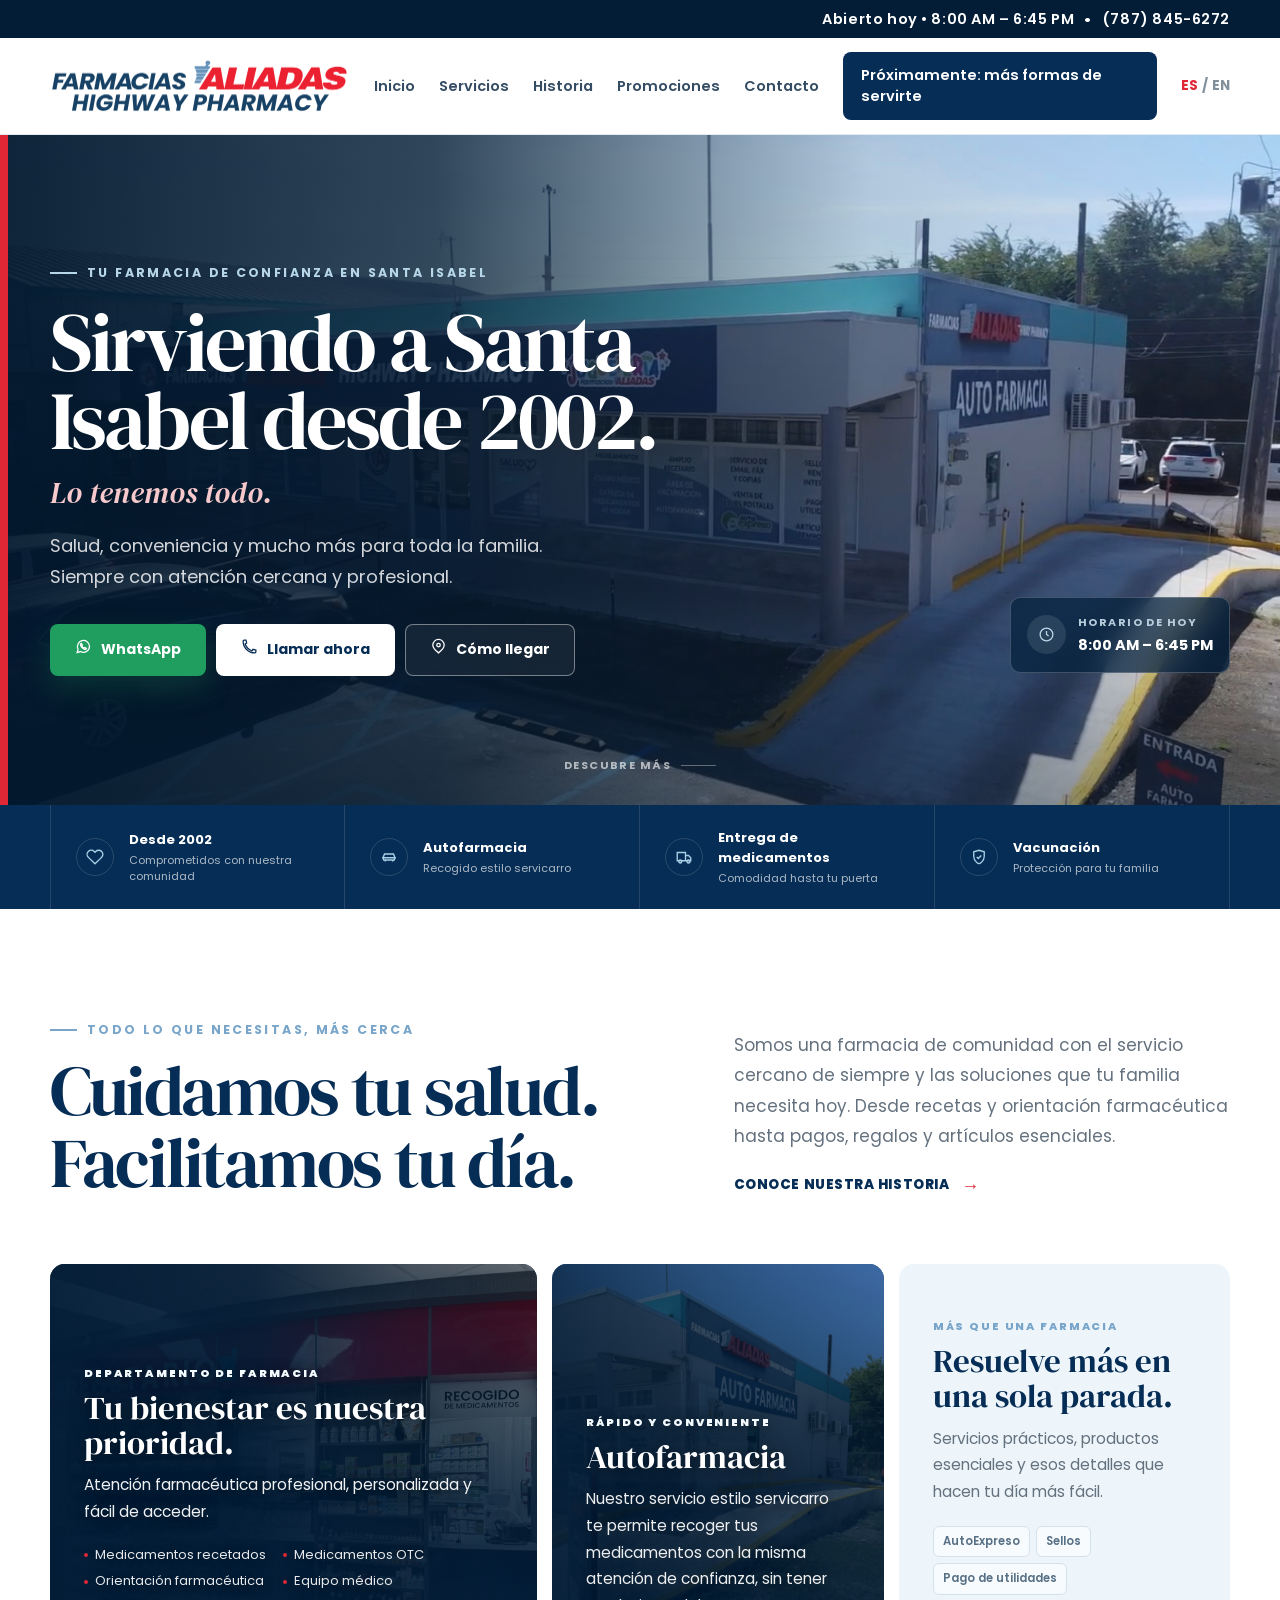
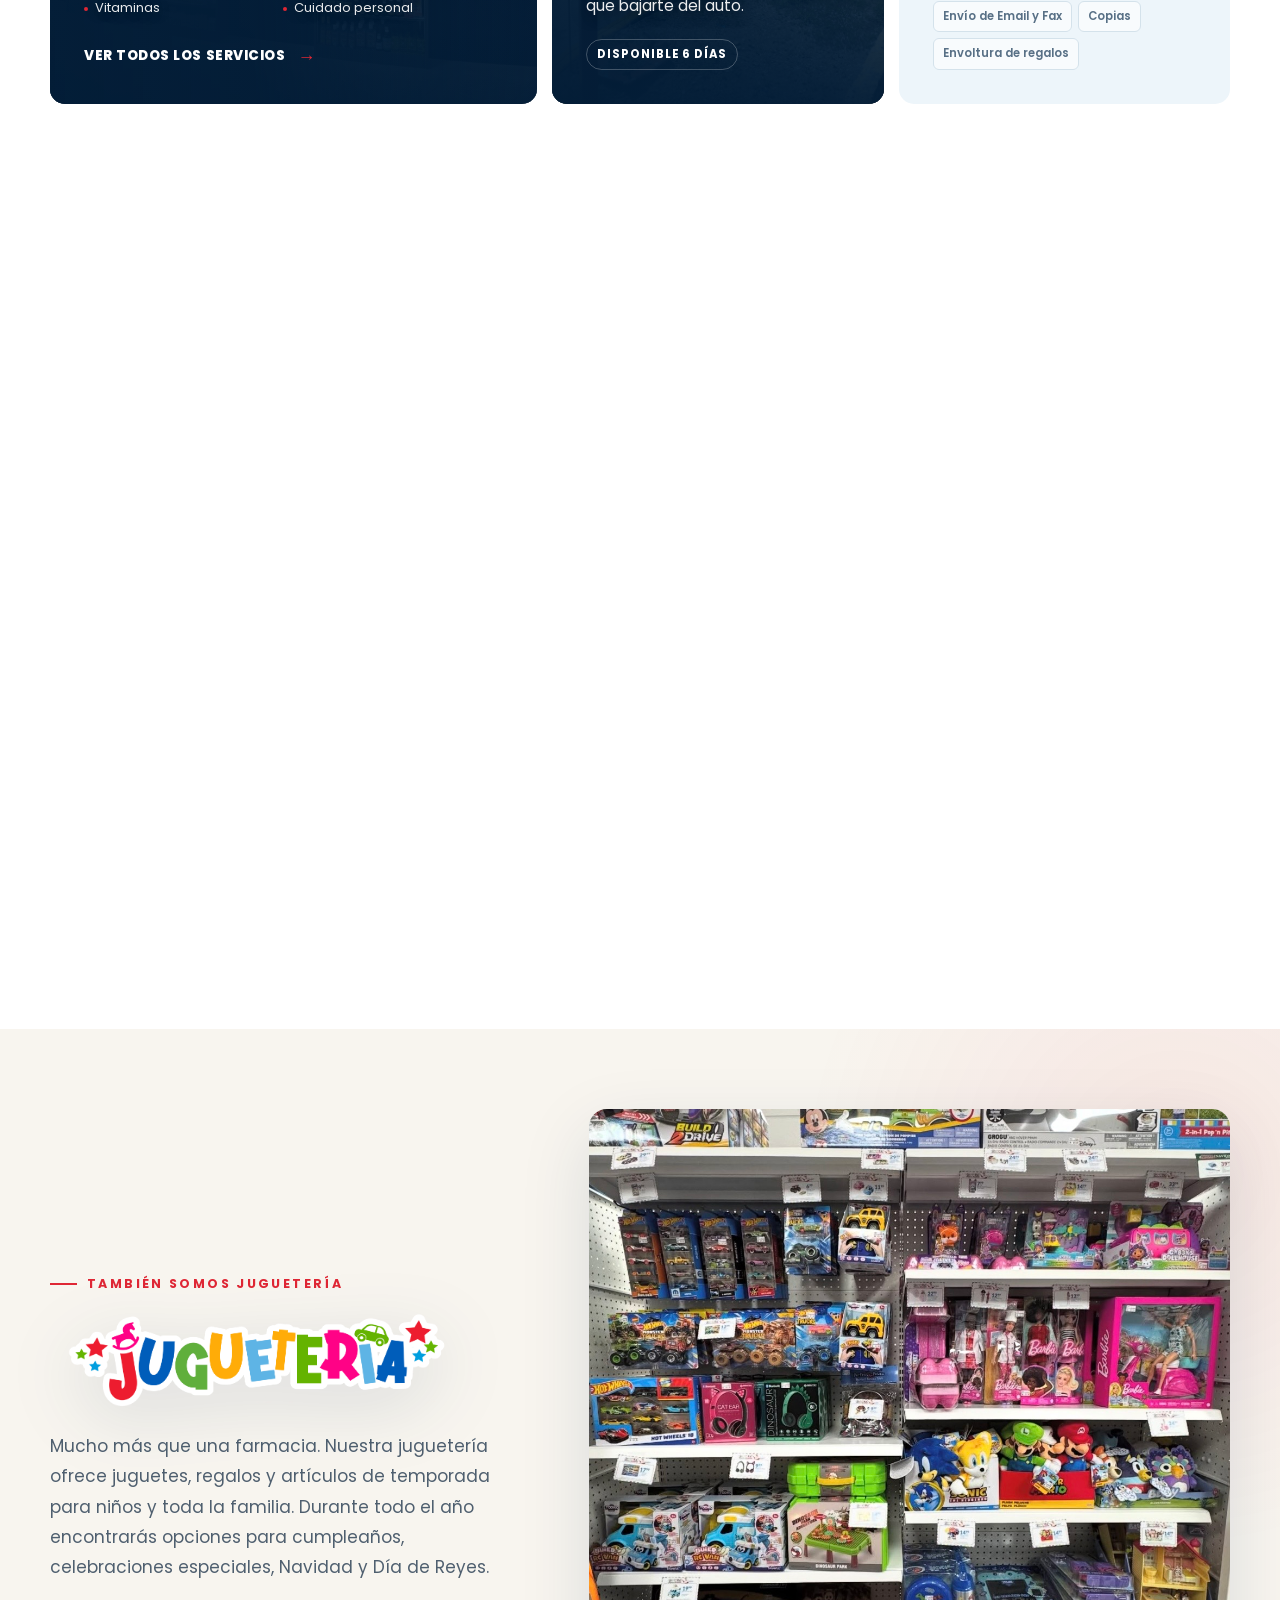
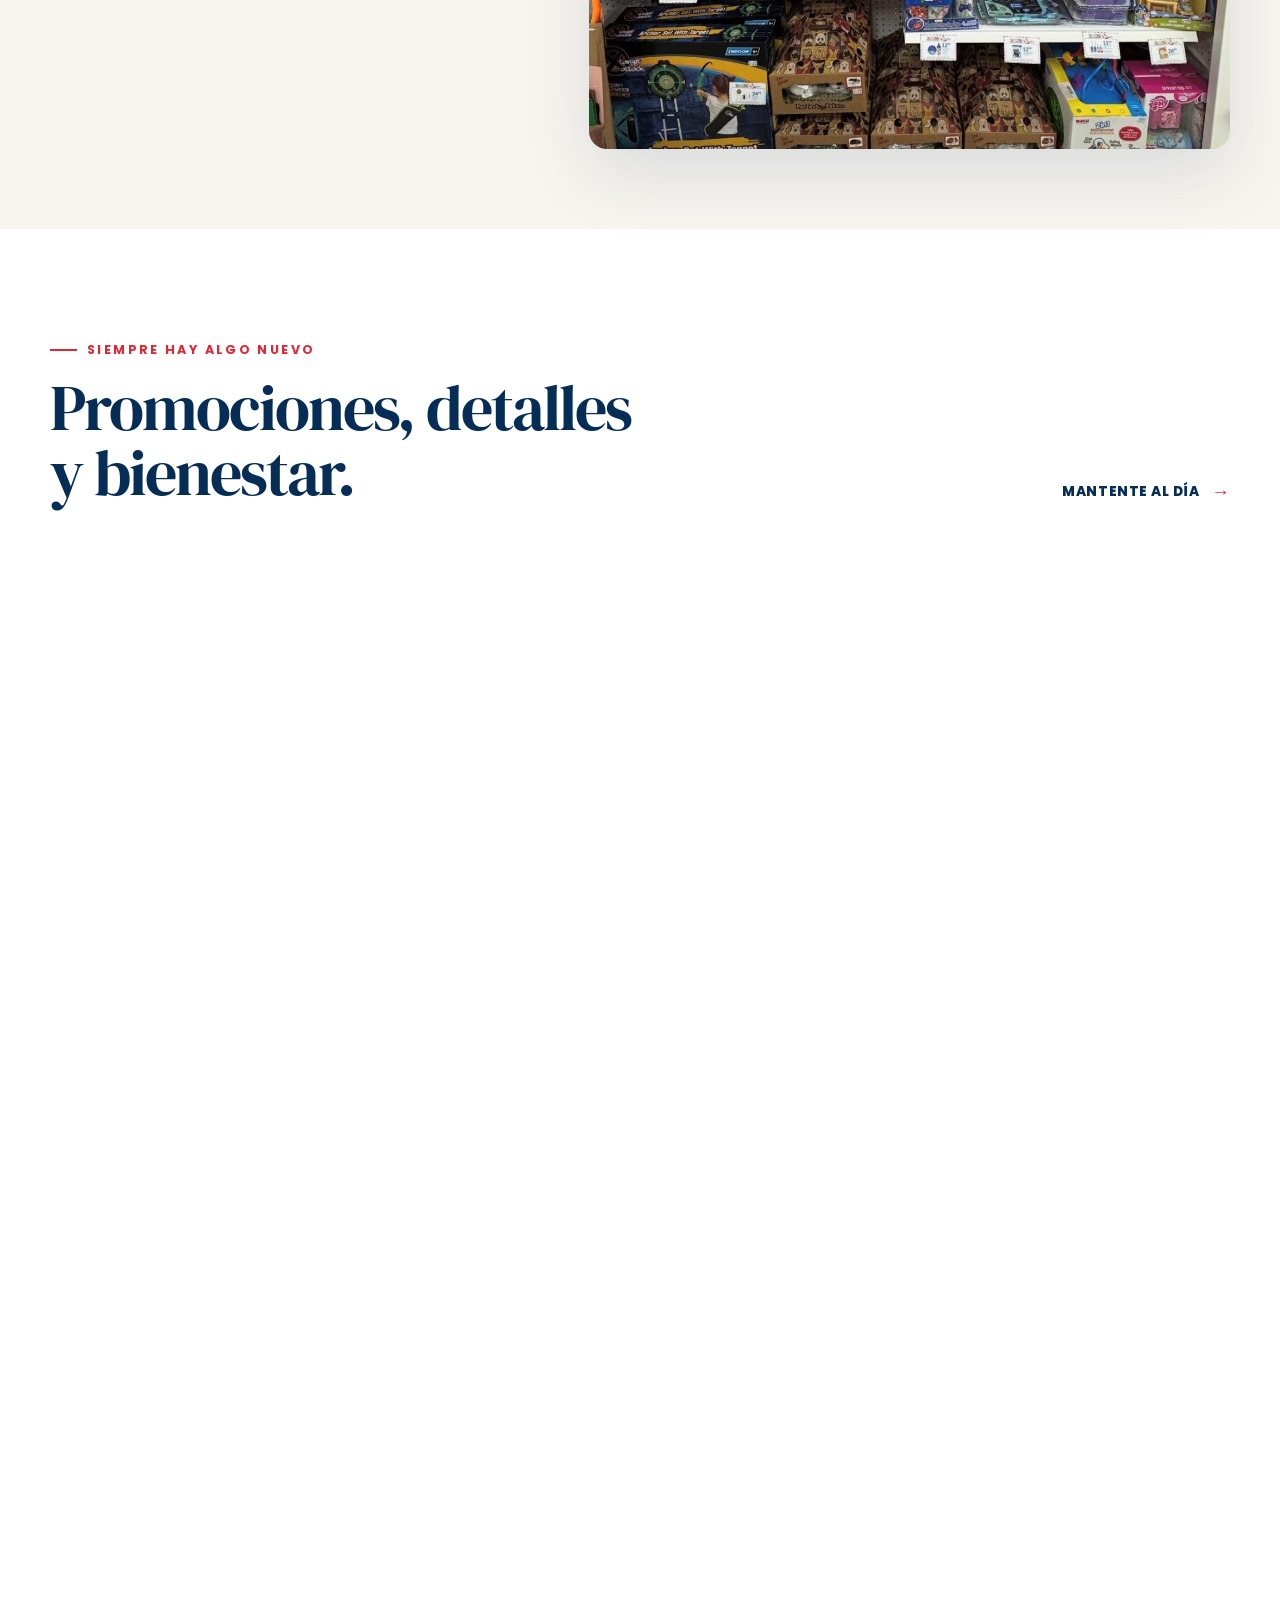
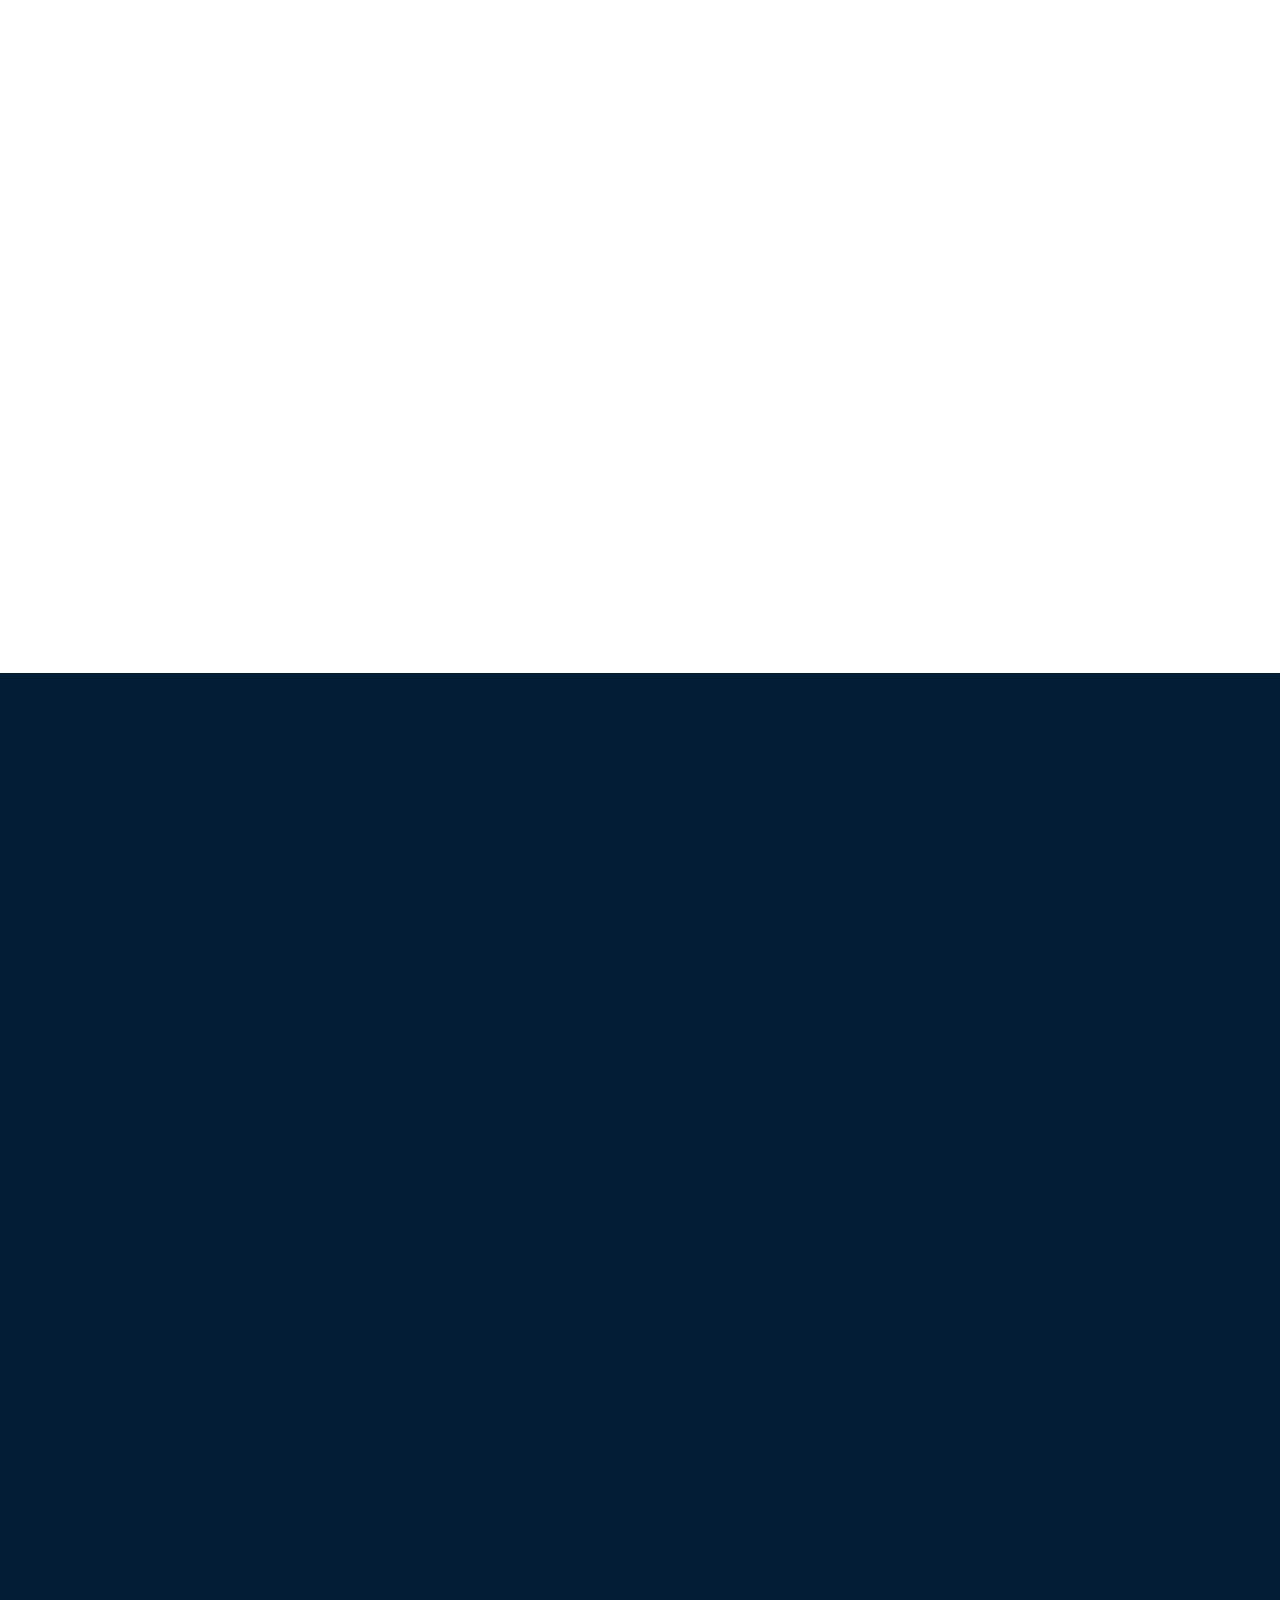
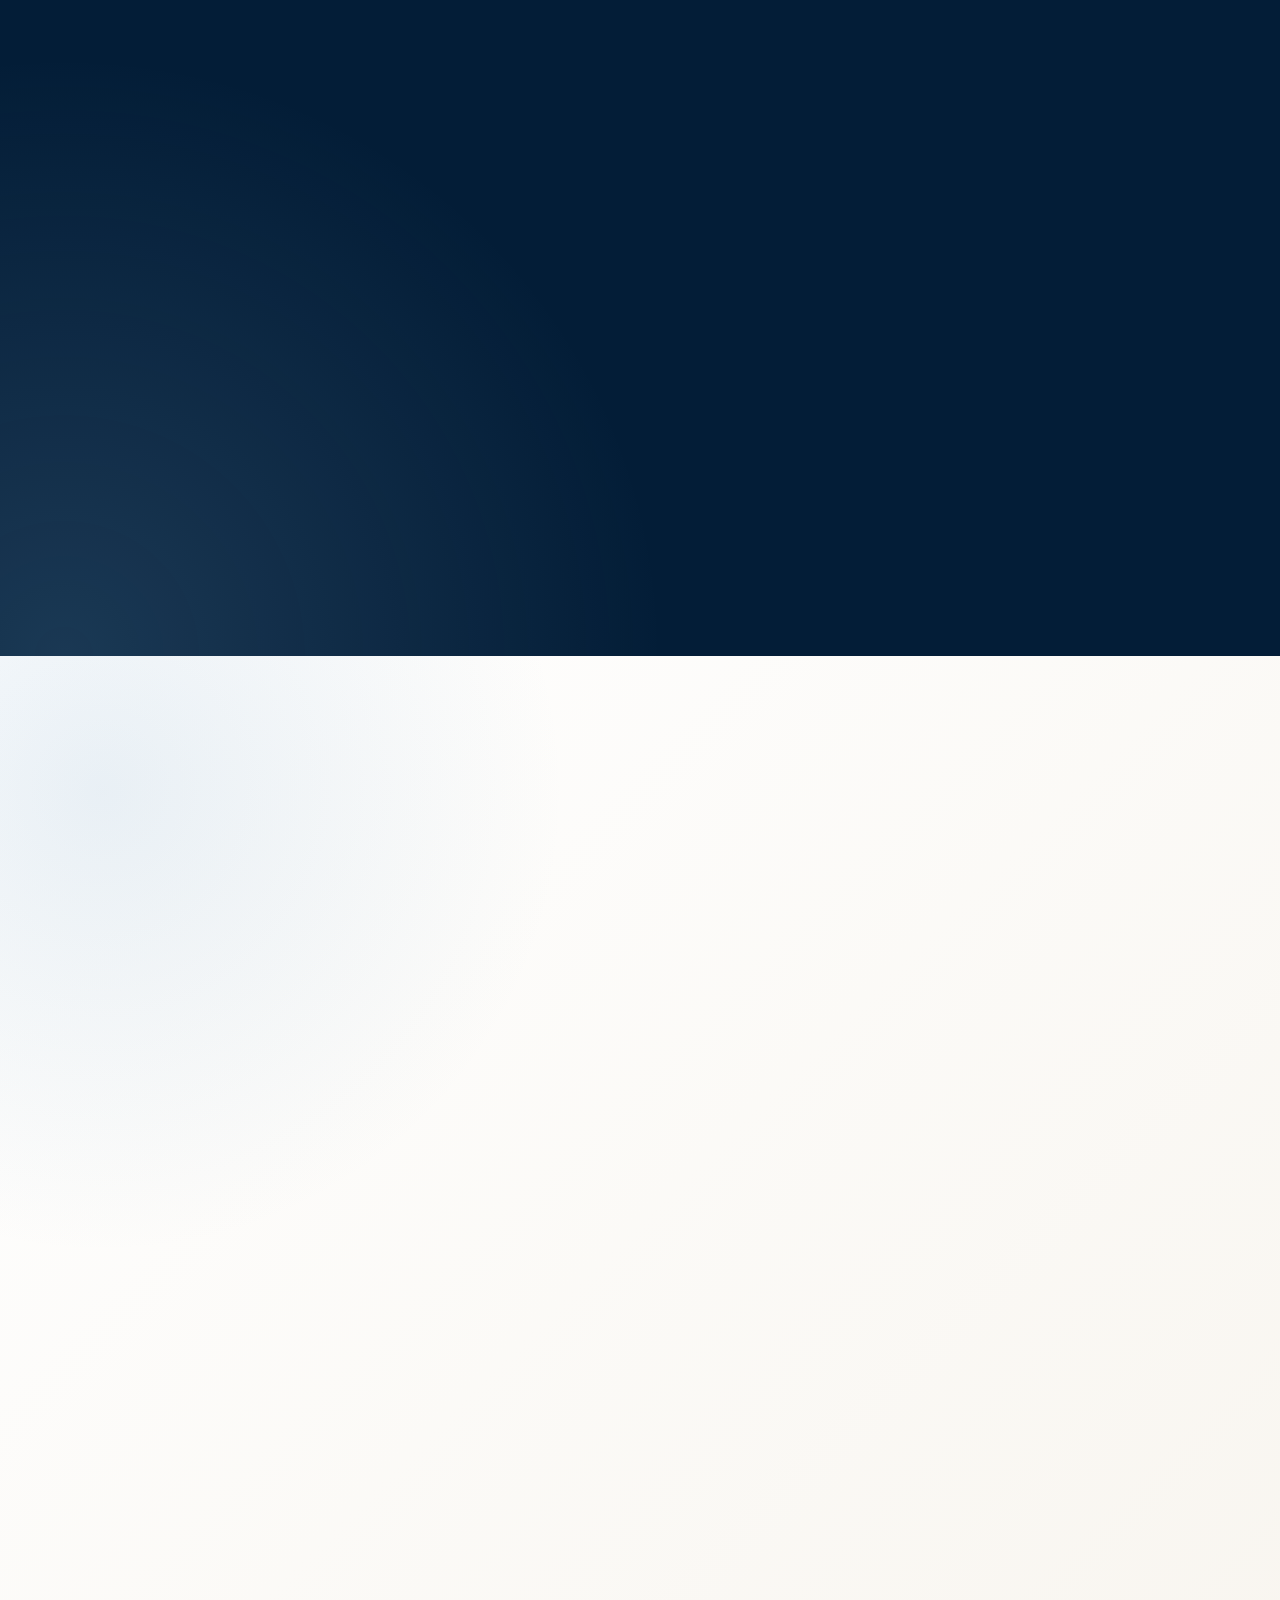
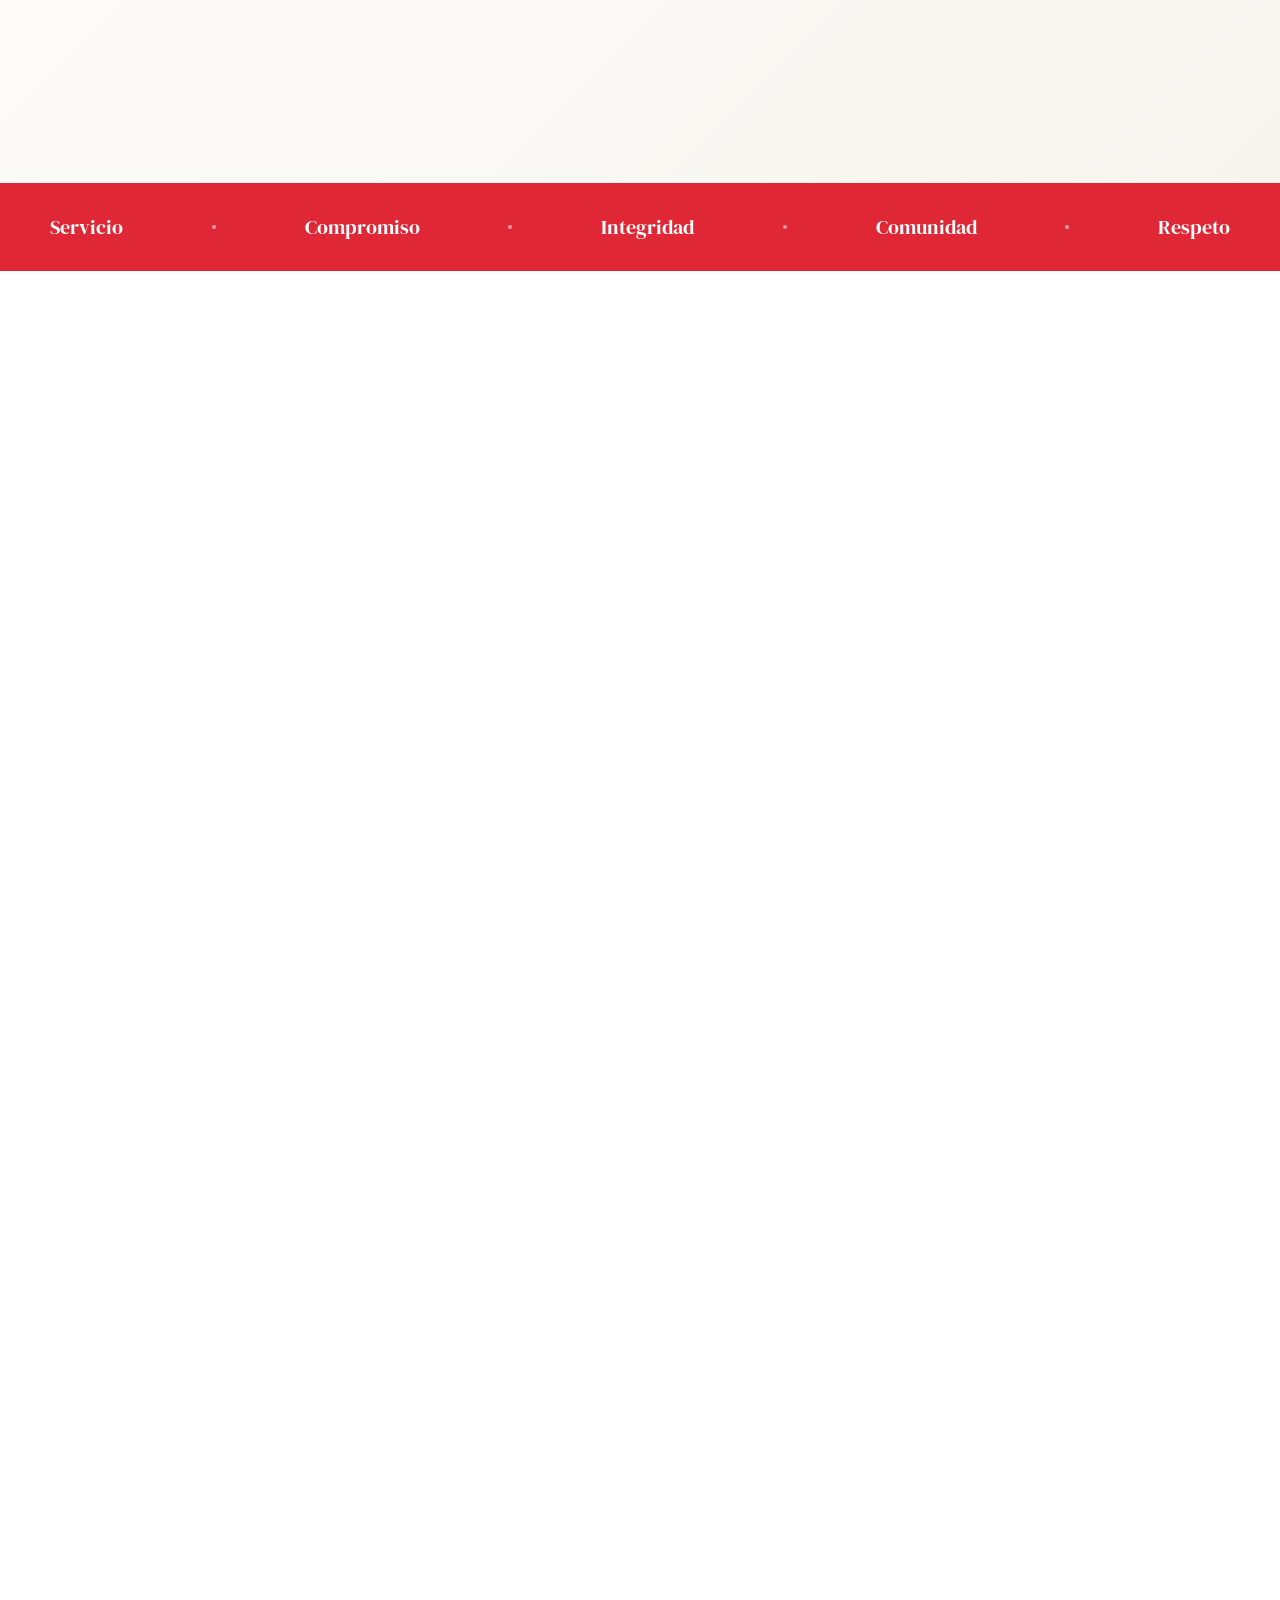
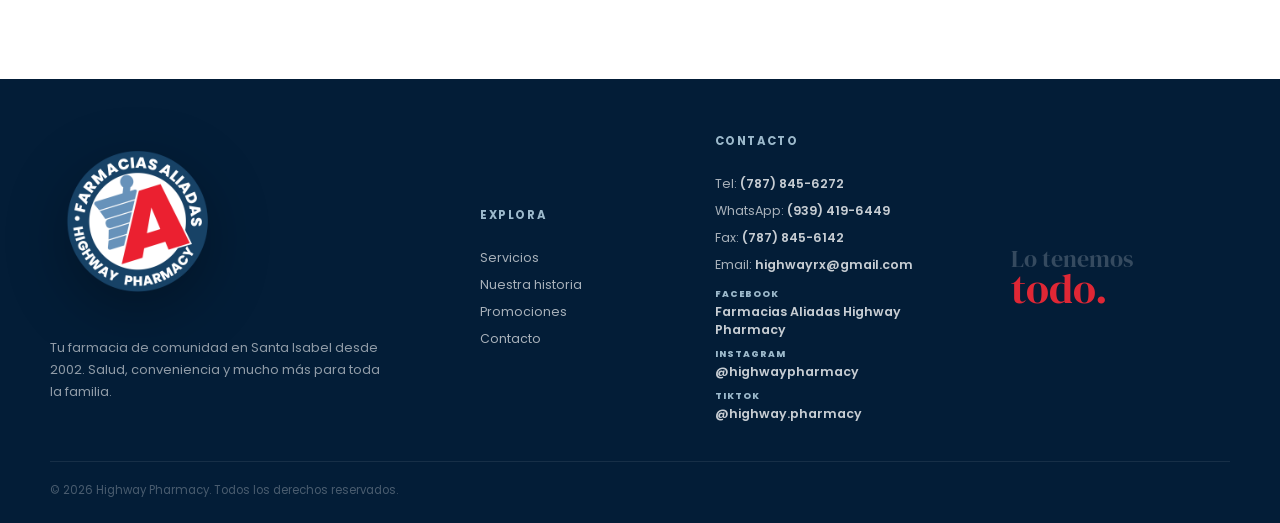
<file: index.html>
<!doctype html>
<html lang="es">
  <head>
    <meta charset="UTF-8" />
    <meta name="viewport" content="width=device-width, initial-scale=1.0" />
    <meta name="theme-color" content="#062d55" />
    <meta
      name="description"
      content="Farmacias Aliadas Highway Pharmacy en Santa Isabel. Servicios de farmacia, autofarmacia, vacunación, entrega de medicamentos y mucho más."
    />
    <meta property="og:type" content="website" />
    <meta property="og:site_name" content="Highway Pharmacy" />
    <meta property="og:title" content="Highway Pharmacy | Farmacia en Santa Isabel" />
    <meta property="og:description" content="Salud, conveniencia y mucho más para toda la familia." />
    <meta property="og:locale" content="es_PR" />
    <meta property="og:locale:alternate" content="en_US" />
    <meta property="og:url" content="https://highwaypharmacypr.com/es/" />
    <meta property="og:image" content="https://highwaypharmacypr.com/assets/icono-highway.png" />
    <link rel="icon" type="image/png" href="/assets/icono-highway.png" />
    <link rel="apple-touch-icon" href="/assets/icono-highway.png" />
    <link rel="canonical" href="https://highwaypharmacypr.com/es/" />
    <link rel="alternate" hreflang="es" href="https://highwaypharmacypr.com/es/" />
    <link rel="alternate" hreflang="en" href="https://highwaypharmacypr.com/en/" />
    <link rel="alternate" hreflang="x-default" href="https://highwaypharmacypr.com/es/" />
    <link rel="preconnect" href="https://fonts.googleapis.com" />
    <link rel="preconnect" href="https://fonts.gstatic.com" crossorigin />
    <link
      href="https://fonts.googleapis.com/css2?family=DM+Serif+Display&family=Poppins:wght@400;500;600;700;800&display=swap"
      rel="stylesheet"
    />
    <link rel="stylesheet" href="/styles.css?v=20260714-2" />
    <link rel="stylesheet" href="/shopper-overrides-20260714.css?v=3" />
    <title>Highway Pharmacy | Farmacia en Santa Isabel</title>
    <script type="application/ld+json">
      {
        "@context": "https://schema.org",
        "@type": ["Pharmacy", "LocalBusiness"],
        "name": "Farmacias Aliadas Highway Pharmacy",
        "url": "https://highwaypharmacypr.com",
        "telephone": "+1-787-845-6272",
        "faxNumber": "+1-787-845-6142",
        "email": "highwayrx@gmail.com",
        "image": "https://highwaypharmacypr.com/assets/hero-exterior.jpg",
        "contactPoint": [
          {
            "@type": "ContactPoint",
            "telephone": "+1-787-845-6272",
            "contactType": "pharmacy"
          },
          {
            "@type": "ContactPoint",
            "telephone": "+1-939-419-6449",
            "contactType": "WhatsApp Business",
            "url": "https://wa.me/19394196449"
          }
        ],
        "address": {
          "@type": "PostalAddress",
          "streetAddress": "Plaza Oasis, Carr. 153 km 6.9, Edificio B Local B3",
          "addressLocality": "Santa Isabel",
          "addressRegion": "PR",
          "postalCode": "00757",
          "addressCountry": "US"
        },
        "openingHoursSpecification": [
          {
            "@type": "OpeningHoursSpecification",
            "dayOfWeek": ["Monday", "Tuesday", "Wednesday", "Thursday", "Friday"],
            "opens": "08:00",
            "closes": "18:45"
          },
          {
            "@type": "OpeningHoursSpecification",
            "dayOfWeek": "Saturday",
            "opens": "08:00",
            "closes": "16:45"
          },
          {
            "@type": "OpeningHoursSpecification",
            "dayOfWeek": "Sunday"
          }
        ],
        "sameAs": ["https://www.tiktok.com/@highway.pharmacy"]
      }
    </script>
  </head>
  <body>
    <a class="skip-link" href="#main">Skip to content</a>
    <div class="announcement">
      <div class="shell announcement-inner">
        <span id="open-status"></span>
        <span class="announcement-dot"></span>
        <span id="announcement-message"></span>
        <a class="announcement-phone" href="tel:+17878456272"><span aria-hidden="true">•</span><span>(787) 845-6272</span></a>
      </div>
    </div>

    <header class="site-header" id="top">
      <div class="shell header-inner">
        <a class="brand" data-home-link aria-label="Highway Pharmacy home">
          <img class="brand-logo" src="/assets/logo-highway.png" alt="Farmacias Aliadas Highway Pharmacy" onerror="handleLogoError(this)" />
          <span class="brand-fallback"><strong>HIGHWAY</strong><span>PHARMACY</span></span>
        </a>

        <button class="menu-toggle" type="button" aria-expanded="false" aria-controls="site-nav" aria-label="Open menu">
          <span></span><span></span><span></span>
          <span class="sr-only">Menu</span>
        </button>

        <nav class="site-nav" id="site-nav" aria-label="Primary navigation">
          <div class="mobile-nav-head">
            <img class="mobile-nav-logo" src="/assets/logo-highway.png" alt="Farmacias Aliadas Highway Pharmacy" onerror="this.hidden = true" />
            <button class="menu-close" type="button" aria-label="Close menu">
              <span></span><span></span>
            </button>
          </div>
          <a data-nav="home"></a>
          <a data-nav="services"></a>
          <a data-nav="story"></a>
          <a data-nav="promos"></a>
          <a data-nav="contact"></a>
          <a class="nav-shop" data-nav="shop" href="#shop"></a>
          <div class="mobile-language-switch" aria-label="Language">
            <a data-lang="es">ES</a>
            <span>/</span>
            <a data-lang="en">EN</a>
          </div>
        </nav>

        <div class="header-tools">
          <div class="language-switch" aria-label="Language">
            <a data-lang="es">ES</a>
            <span>/</span>
            <a data-lang="en">EN</a>
          </div>
          <a class="header-call" href="tel:+17878456272" aria-label="Call Highway Pharmacy">
            <span data-icon="phone"></span>
          </a>
        </div>
      </div>
    </header>

    <main id="main">
      <section class="hero">
        <div class="hero-media real-photo" data-fallback-copy="imageUnavailable">
          <img
            src="/assets/hero-exterior.jpg"
            data-alt-copy="heroImageAlt"
            alt=""
            fetchpriority="high"
            onerror="handleImageError(this)"
          />
        </div>
        <div class="hero-shade"></div>
        <div class="hero-accent"></div>
        <div class="shell hero-inner">
          <div class="hero-copy reveal">
            <div class="eyebrow eyebrow-light" data-copy="heroEyebrow"></div>
            <h1 data-copy="heroTitle"></h1>
            <p class="hero-tagline">Lo tenemos todo.</p>
            <p class="hero-description" data-copy="heroDescription"></p>
            <div class="hero-actions">
              <a
                class="button button-whatsapp"
                href="https://wa.me/19394196449"
                target="_blank"
                rel="noreferrer"
              >
                <span data-icon="whatsapp"></span><span data-copy="whatsapp"></span>
              </a>
              <a class="button button-white" href="tel:+17878456272">
                <span data-icon="phone"></span><span data-copy="callNow"></span>
              </a>
              <a
                class="button button-ghost"
                href="https://www.google.com/maps/search/?api=1&query=Highway+Pharmacy+Santa+Isabel+PR"
                target="_blank"
                rel="noreferrer"
              >
                <span data-icon="pin"></span><span data-copy="directions"></span>
              </a>
            </div>
          </div>
          <div class="hero-hours reveal">
            <span class="hours-icon" data-icon="clock"></span>
            <div>
              <small data-copy="todayHours"></small>
              <strong id="today-hours"></strong>
            </div>
          </div>
        </div>
        <a class="hero-scroll" href="#why"><span data-copy="explore"></span><i></i></a>
      </section>

      <section class="trust-bar" id="why">
        <div class="shell trust-grid">
          <article>
            <span data-icon="heart"></span>
            <div><strong>Desde 2002</strong><small data-copy="trustCommunity"></small></div>
          </article>
          <article>
            <span data-icon="car"></span>
            <div><strong>Autofarmacia</strong><small data-copy="trustDrive"></small></div>
          </article>
          <article>
            <span data-icon="delivery"></span>
            <div><strong data-copy="delivery"></strong><small data-copy="trustDelivery"></small></div>
          </article>
          <article>
            <span data-icon="shield"></span>
            <div><strong data-copy="vaccines"></strong><small data-copy="trustVaccines"></small></div>
          </article>
        </div>
      </section>

      <section class="section intro-section">
        <div class="shell split-intro">
          <div class="section-heading reveal">
            <div class="eyebrow" data-copy="introEyebrow"></div>
            <h2 data-copy="introTitle"></h2>
          </div>
          <div class="intro-body reveal">
            <p data-copy="introBody"></p>
            <a class="text-link" href="#story"><span data-copy="ourStoryLink"></span><span>→</span></a>
          </div>
        </div>
        <div class="shell service-feature-grid" id="services">
          <article class="feature-card feature-main reveal" data-fallback-copy="imageUnavailable">
            <img
              class="feature-photo"
              src="/assets/recetario.jpg"
              data-alt-copy="pharmacyImageAlt"
              alt=""
              loading="lazy"
              onerror="handleImageError(this)"
            />
            <div class="feature-number">01</div>
            <span class="feature-icon" data-icon="rx"></span>
            <div>
              <p class="card-kicker" data-copy="pharmacyKicker"></p>
              <h3 data-copy="pharmacyTitle"></h3>
              <p data-copy="pharmacyBody"></p>
              <ul data-list="pharmacyList"></ul>
              <a class="text-link light-link" href="/servicios" data-services-link>
                <span data-copy="viewServices"></span><span>→</span>
              </a>
            </div>
          </article>
          <article class="feature-card feature-drive reveal" data-fallback-copy="imageUnavailable">
            <img
              class="feature-photo"
              src="/assets/autofarmacia.jpg"
              data-alt-copy="driveImageAlt"
              alt=""
              loading="lazy"
              onerror="handleImageError(this)"
            />
            <div class="feature-number">02</div>
            <span class="feature-icon" data-icon="car"></span>
            <p class="card-kicker" data-copy="driveKicker"></p>
            <h3>Autofarmacia</h3>
            <p data-copy="driveBody"></p>
            <span class="feature-pill" data-copy="drivePill"></span>
          </article>
          <article class="feature-card feature-convenience reveal">
            <div class="feature-number">03</div>
            <span class="feature-icon" data-icon="spark"></span>
            <p class="card-kicker" data-copy="convenienceKicker"></p>
            <h3 data-copy="convenienceTitle"></h3>
            <p data-copy="convenienceBody"></p>
            <div class="mini-services" data-mini-services></div>
          </article>
        </div>
      </section>

      <section class="section inside-section" id="inside">
        <div class="shell">
          <div class="section-top reveal">
            <div>
              <div class="eyebrow" data-copy="insideEyebrow"></div>
              <h2 data-copy="insideTitle"></h2>
            </div>
            <p class="section-summary" data-copy="insideBody"></p>
          </div>
          <div class="inside-grid">
            <figure class="real-photo reveal" data-fallback-copy="imageUnavailable">
              <img
                src="/assets/interior-general.jpg"
                data-alt-copy="interiorMainAlt"
                alt=""
                loading="lazy"
                onerror="handleImageError(this)"
              />
              <figcaption data-copy="interiorMainCaption"></figcaption>
            </figure>
            <figure class="real-photo reveal" data-fallback-copy="imageUnavailable">
              <img
                src="/assets/interior-general1.jpg"
                data-alt-copy="interiorSecondAlt"
                alt=""
                loading="lazy"
                onerror="handleImageError(this)"
              />
              <figcaption data-copy="interiorSecondCaption"></figcaption>
            </figure>
          </div>
        </div>
      </section>

      <section class="section toys-section" id="jugueteria">
        <div class="shell toys-grid">
          <div class="toys-copy reveal">
            <div class="eyebrow eyebrow-red toys-eyebrow" data-copy="toysEyebrow"></div>
            <img
              class="toys-title-art"
              src="/assets/jugueteria-header.png"
              alt="Juguetería"
              loading="lazy"
              onerror="handleImageError(this)"
            />
            <p data-copy="toysBody"></p>
          </div>
          <figure class="toys-photo real-photo reveal" data-fallback-copy="imageUnavailable">
            <img
              src="/assets/jugueteria-shelf.jpg"
              data-alt-copy="toysImageAlt"
              alt=""
              loading="lazy"
              onerror="handleImageError(this)"
            />
          </figure>
        </div>
      </section>

      <section class="section promos-section" id="promotions">
        <div class="shell">
          <div class="section-top reveal">
            <div>
              <div class="eyebrow eyebrow-red" data-copy="promosEyebrow"></div>
              <h2 data-copy="promosTitle"></h2>
            </div>
            <a class="text-link" href="#contact"><span data-copy="stayUpdated"></span><span>→</span></a>
          </div>
          <div class="promo-grid">
            <a class="promo-card promo-shopper reveal" href="/assets/shopper-regreso-a-clases-2026.pdf?v=20260714" target="_blank" rel="noreferrer">
              <figure class="shopper-cover real-photo" data-fallback-copy="imageUnavailable">
                <img
                  src="/assets/shopper-regreso-a-clases-2026-cover.jpg?v=20260714"
                  data-alt-copy="shopperImageAlt"
                  alt=""
                  loading="lazy"
                  onerror="handleImageError(this)"
                />
              </figure>
              <div class="shopper-copy">
                <span class="promo-label" data-copy="featured"></span>
                <h3 data-copy="shopperTitle"></h3>
                <p data-copy="shopperBody"></p>
                <span class="button button-red shopper-button"><span data-copy="shopperButton"></span><span>→</span></span>
              </div>
            </a>
            <article class="promo-card promo-wide reveal" data-fallback-copy="imageUnavailable">
              <img
                class="promo-photo"
                src="/assets/regalo.jpg"
                data-alt-copy="giftImageAlt"
                alt=""
                loading="lazy"
                onerror="handleImageError(this)"
              />
              <div class="promo-copy">
                <span class="promo-label" data-copy="featured"></span>
                <h3 data-copy="promoOneTitle"></h3>
                <p data-copy="promoOneBody"></p>
                <a href="https://wa.me/19394196449" target="_blank" rel="noreferrer" class="text-link light-link">
                  <span data-copy="askWhatsapp"></span><span>→</span>
                </a>
              </div>
            </article>
            <article class="promo-card promo-small promo-image-card reveal" data-fallback-copy="imageUnavailable">
              <img class="promo-card-photo" src="/assets/vacunacion.jpg" alt="" loading="lazy" onerror="handleImageError(this)" />
              <span class="round-icon" data-icon="syringe"></span>
              <span class="promo-label promo-label-blue" data-copy="health"></span>
              <h3 data-copy="promoTwoTitle"></h3>
              <p data-copy="promoTwoBody"></p>
            </article>
            <article class="promo-card promo-small promo-soft promo-image-card reveal" data-fallback-copy="imageUnavailable">
              <img class="promo-card-photo" src="/assets/evento.jpg" alt="" loading="lazy" onerror="handleImageError(this)" />
              <span class="round-icon red-round" data-icon="calendar"></span>
              <span class="promo-label promo-label-red" data-copy="community"></span>
              <h3 data-copy="promoThreeTitle"></h3>
              <p data-copy="promoThreeBody"></p>
            </article>
          </div>
          <div class="gift-gallery-heading reveal">
            <div class="eyebrow eyebrow-red" data-copy="giftGalleryEyebrow"></div>
            <h3 data-copy="giftGalleryTitle"></h3>
          </div>
          <div class="gift-gallery" aria-label="Gift gallery">
            <figure class="real-photo reveal" data-fallback-copy="imageUnavailable"><img src="/assets/regalo.jpg" data-alt-copy="giftImageAlt" alt="" loading="lazy" onerror="handleImageError(this)" /></figure>
            <figure class="real-photo reveal" data-fallback-copy="imageUnavailable"><img src="/assets/regalo1.jpg" data-alt-copy="giftImageAlt" alt="" loading="lazy" onerror="handleImageError(this)" /></figure>
            <figure class="real-photo reveal" data-fallback-copy="imageUnavailable"><img src="/assets/regalo2.jpg" data-alt-copy="giftImageAlt" alt="" loading="lazy" onerror="handleImageError(this)" /></figure>
            <figure class="real-photo reveal" data-fallback-copy="imageUnavailable"><img src="/assets/regalo3.jpg" data-alt-copy="giftImageAlt" alt="" loading="lazy" onerror="handleImageError(this)" /></figure>
            <figure class="real-photo reveal" data-fallback-copy="imageUnavailable"><img src="/assets/regalo4.jpg" data-alt-copy="giftImageAlt" alt="" loading="lazy" onerror="handleImageError(this)" /></figure>
            <figure class="real-photo reveal" data-fallback-copy="imageUnavailable"><img src="/assets/regalo5.jpg" data-alt-copy="giftImageAlt" alt="" loading="lazy" onerror="handleImageError(this)" /></figure>
          </div>
        </div>
      </section>

      <section class="section story-section" id="story">
        <div class="shell story-grid">
          <div class="story-heading reveal">
            <div class="eyebrow eyebrow-light" data-copy="storyEyebrow"></div>
            <h2 data-copy="storyTitle"></h2>
            <p data-copy="storyBody"></p>
          </div>
          <div class="timeline reveal">
            <article><span>2002</span><div><h3 data-copy="timelineOneTitle"></h3><p data-copy="timelineOneBody"></p><figure class="timeline-photo real-photo" data-fallback-copy="imageUnavailable"><img src="/assets/fundadoras.jpg" data-alt-copy="timelineFoundersAlt" alt="" loading="lazy" onerror="handleImageError(this)" /></figure></div></article>
            <article><span>2020</span><div><h3 data-copy="timelineTwoTitle"></h3><p data-copy="timelineTwoBody"></p></div></article>
            <article><span>2024</span><div><h3 data-copy="timelineThreeTitle"></h3><p data-copy="timelineThreeBody"></p><figure class="timeline-photo real-photo" data-fallback-copy="imageUnavailable"><img src="/assets/inauguracion-local.jpg" data-alt-copy="timelineInaugurationAlt" alt="" loading="lazy" onerror="handleImageError(this)" /></figure></div></article>
            <article class="timeline-now"><span data-copy="today"></span><div><h3 data-copy="timelineFourTitle"></h3><p data-copy="timelineFourBody"></p></div></article>
          </div>
        </div>
      </section>

      <section class="section pharmacist-section" id="dra-jomarie">
        <div class="shell pharmacist-grid">
          <figure class="pharmacist-photo real-photo reveal" data-fallback-copy="imageUnavailable">
            <img
              src="/assets/dra-jomarie-ortiz-rivera.jpg"
              data-alt-copy="pharmacistImageAlt"
              alt=""
              loading="lazy"
              onerror="handleImageError(this)"
            />
          </figure>
          <div class="pharmacist-copy reveal">
            <div class="eyebrow eyebrow-red" data-copy="pharmacistEyebrow"></div>
            <h2 data-copy="pharmacistTitle"></h2>
            <p class="pharmacist-subtitle" data-copy="pharmacistSubtitle"></p>
            <div class="pharmacist-body">
              <p data-copy="pharmacistBodyOne"></p>
              <p data-copy="pharmacistBodyTwo"></p>
              <p data-copy="pharmacistBodyThree"></p>
              <p data-copy="pharmacistBodyFour"></p>
              <p data-copy="pharmacistBodyFive"></p>
            </div>
          </div>
        </div>
      </section>

      <section class="values-section">
        <div class="shell values-grid" data-values></div>
      </section>

      <section class="section shop-section" id="shop">
        <div class="shell shop-card reveal">
          <div class="shop-rings"><i></i><i></i><i></i></div>
          <div>
            <div class="eyebrow eyebrow-light" data-copy="shopEyebrow"></div>
            <h2 data-copy="shopTitle"></h2>
            <p data-copy="shopBody"></p>
          </div>
          <span class="coming-soon" data-copy="comingSoon"></span>
        </div>
      </section>

      <section class="section contact-section" id="contact">
        <div class="shell contact-grid">
          <div class="contact-copy reveal">
            <div class="eyebrow" data-copy="contactEyebrow"></div>
            <h2 data-copy="contactTitle"></h2>
            <p data-copy="contactBody"></p>
            <div class="contact-methods">
              <a href="tel:+17878456272">
                <span data-icon="phone"></span><div><small data-copy="phone"></small><strong>(787) 845-6272</strong></div>
              </a>
              <a href="https://wa.me/19394196449" target="_blank" rel="noreferrer">
                <span data-icon="whatsapp"></span><div><small>WhatsApp Business</small><strong>(939) 419-6449</strong></div>
              </a>
              <a href="mailto:highwayrx@gmail.com">
                <span data-icon="mail"></span><div><small>Email</small><strong>highwayrx@gmail.com</strong></div>
              </a>
              <a href="tel:+17878456142">
                <span data-icon="fax"></span><div><small data-copy="fax"></small><strong>(787) 845-6142</strong></div>
              </a>
            </div>
            <form class="quick-form" action="mailto:highwayrx@gmail.com" method="post">
              <div class="form-row">
                <label>
                  <span class="sr-only" data-copy="name"></span>
                  <input name="name" type="text" data-placeholder="name" required />
                </label>
                <label>
                  <span class="sr-only">Email</span>
                  <input name="email" type="email" placeholder="Email" required />
                </label>
              </div>
              <label>
                <span class="sr-only" data-copy="message"></span>
                <textarea name="message" rows="3" data-placeholder="message" required></textarea>
              </label>
              <button class="button button-navy" type="submit">
                <span data-icon="mail"></span><span data-copy="sendMessage"></span>
              </button>
              <p class="form-note" data-copy="formNote"></p>
            </form>
          </div>
          <div class="visit-card reveal">
            <div class="visit-top">
              <span data-icon="pin"></span>
              <div><small data-copy="visitUs"></small><strong>Plaza Oasis, Santa Isabel</strong></div>
            </div>
            <address>Carr. 153 km 6.9<br />Edificio B, Local B3<br />Santa Isabel, PR 00757</address>
            <div class="hours-table">
              <div><span data-copy="weekdays"></span><strong>8:00 AM – 6:45 PM</strong></div>
              <div><span data-copy="saturday"></span><strong>8:00 AM – 4:45 PM</strong></div>
              <div><span data-copy="sunday"></span><strong class="closed" data-copy="closed"></strong></div>
            </div>
            <a
              class="button button-red"
              href="https://www.google.com/maps/search/?api=1&query=Highway+Pharmacy+Santa+Isabel+PR"
              target="_blank"
              rel="noreferrer"
            >
              <span data-icon="arrow"></span><span data-copy="getDirections"></span>
            </a>
          </div>
        </div>
      </section>
    </main>

    <footer class="site-footer">
      <div class="shell footer-grid">
        <div class="footer-brand-block">
          <a class="footer-logo-link" data-home-link aria-label="Highway Pharmacy home">
            <img class="footer-logo" src="/assets/icono-highway.png" alt="Farmacias Aliadas Highway Pharmacy icon" onerror="this.hidden = true" />
          </a>
          <p data-copy="footerBody"></p>
        </div>
        <div>
          <h3 data-copy="footerExplore"></h3>
          <a href="/servicios" data-footer-nav="services" data-copy="services"></a>
          <a href="/es/historia#story" data-footer-nav="story" data-copy="ourStory"></a>
          <a href="/es/promociones#promotions" data-footer-nav="promos" data-copy="promotions"></a>
          <a href="/es/contacto#contact" data-footer-nav="contact" data-copy="contact"></a>
        </div>
        <div>
          <h3 data-copy="footerContact"></h3>
          <a href="tel:+17878456272"><span>Tel:</span> <strong>(787) 845-6272</strong></a>
          <a href="https://wa.me/19394196449" target="_blank" rel="noreferrer"><span>WhatsApp:</span> <strong>(939) 419-6449</strong></a>
          <a href="tel:+17878456142"><span>Fax:</span> <strong>(787) 845-6142</strong></a>
          <a href="mailto:highwayrx@gmail.com"><span>Email:</span> <strong>highwayrx@gmail.com</strong></a>
          <div class="footer-socials">
            <a href="https://www.facebook.com/highwayRx" target="_blank" rel="noreferrer"><span>Facebook</span><strong>Farmacias Aliadas Highway Pharmacy</strong></a>
            <a href="https://www.instagram.com/highwaypharmacy" target="_blank" rel="noreferrer"><span>Instagram</span><strong>@highwaypharmacy</strong></a>
            <a href="https://www.tiktok.com/@highway.pharmacy" target="_blank" rel="noreferrer"><span>TikTok</span><strong>@highway.pharmacy</strong></a>
          </div>
        </div>
        <div class="footer-tagline"><span>Lo tenemos</span><strong>todo.</strong></div>
      </div>
      <div class="shell footer-bottom">
        <span data-copy="rights"></span>
      </div>
    </footer>

    <nav class="mobile-actions" aria-label="Quick actions">
      <a href="tel:+17878456272"><span data-icon="phone"></span><small data-copy="call"></small></a>
      <a href="https://wa.me/19394196449" target="_blank" rel="noreferrer"><span data-icon="whatsapp"></span><small>WhatsApp</small></a>
      <a href="https://www.google.com/maps/search/?api=1&query=Highway+Pharmacy+Santa+Isabel+PR" target="_blank" rel="noreferrer"><span data-icon="pin"></span><small data-copy="map"></small></a>
    </nav>

    <script src="/app.js?v=20260714-2"></script>
  </body>
</html>
</file>
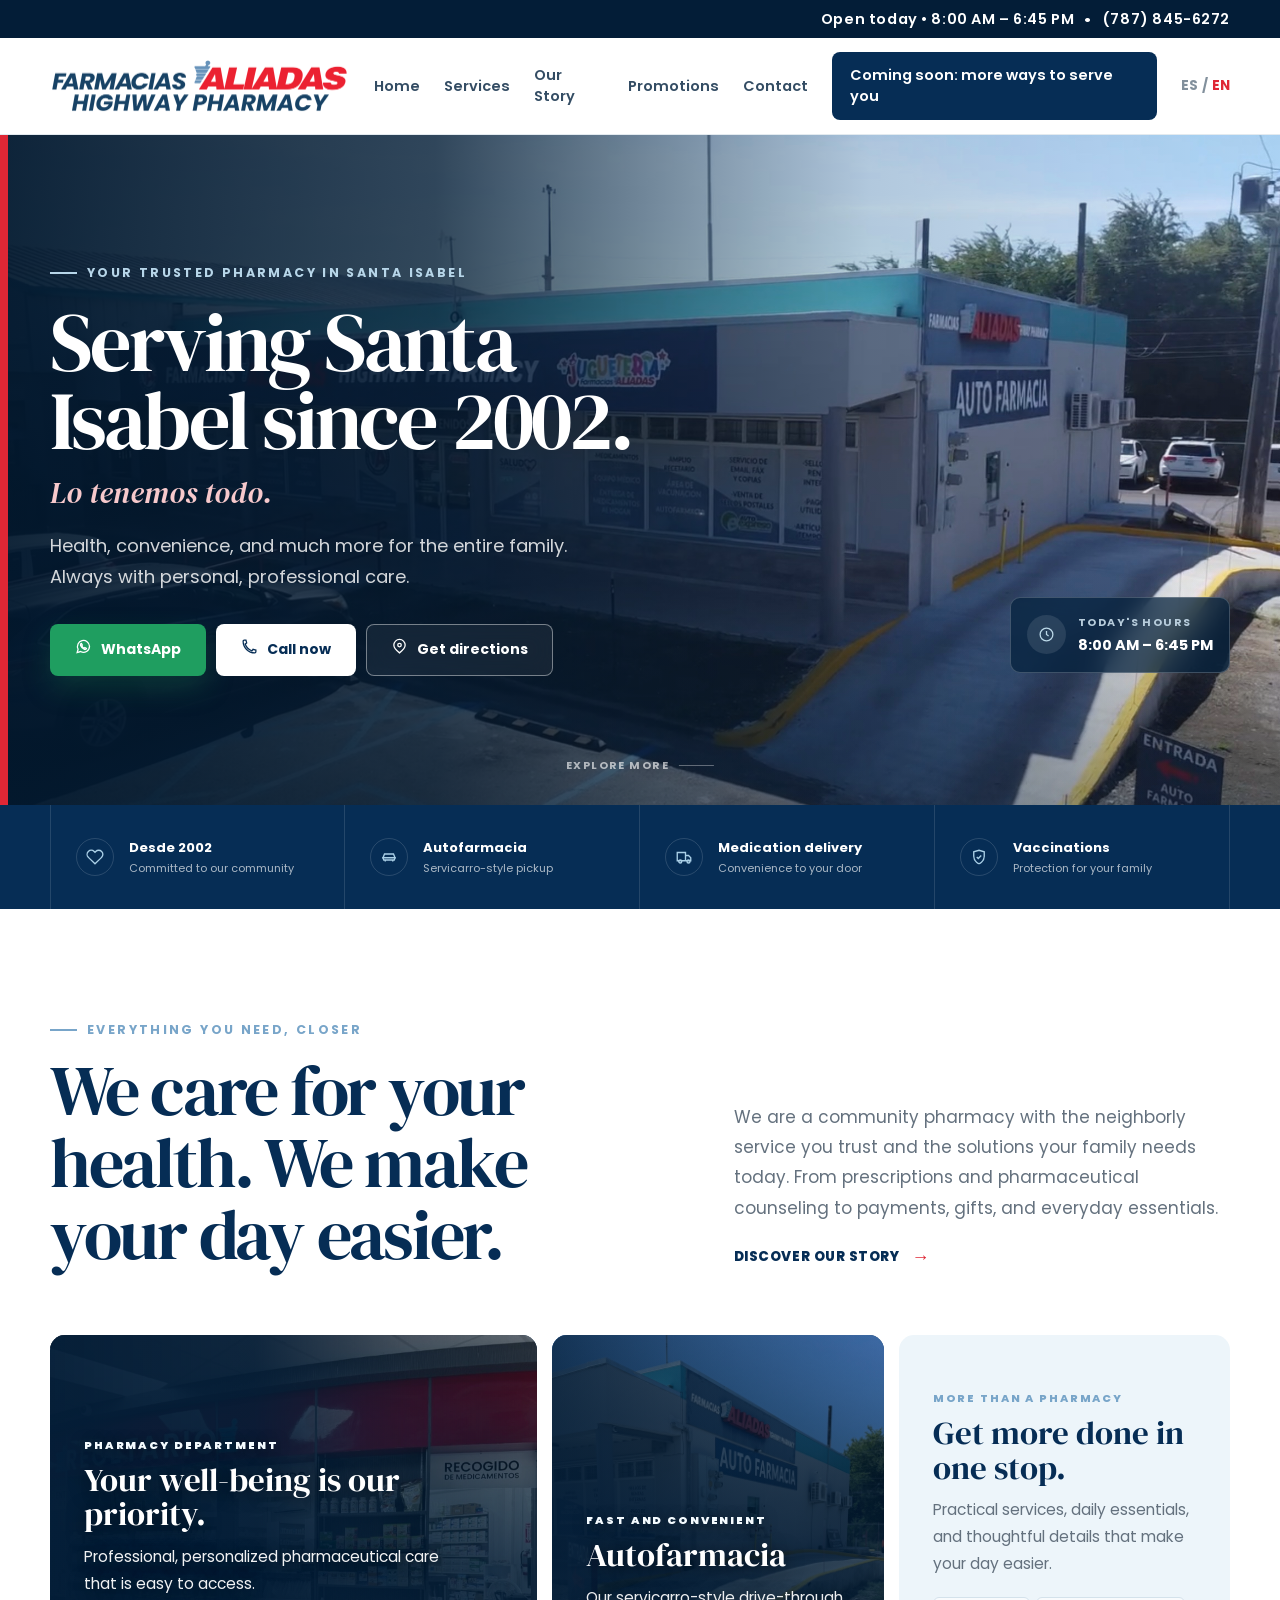
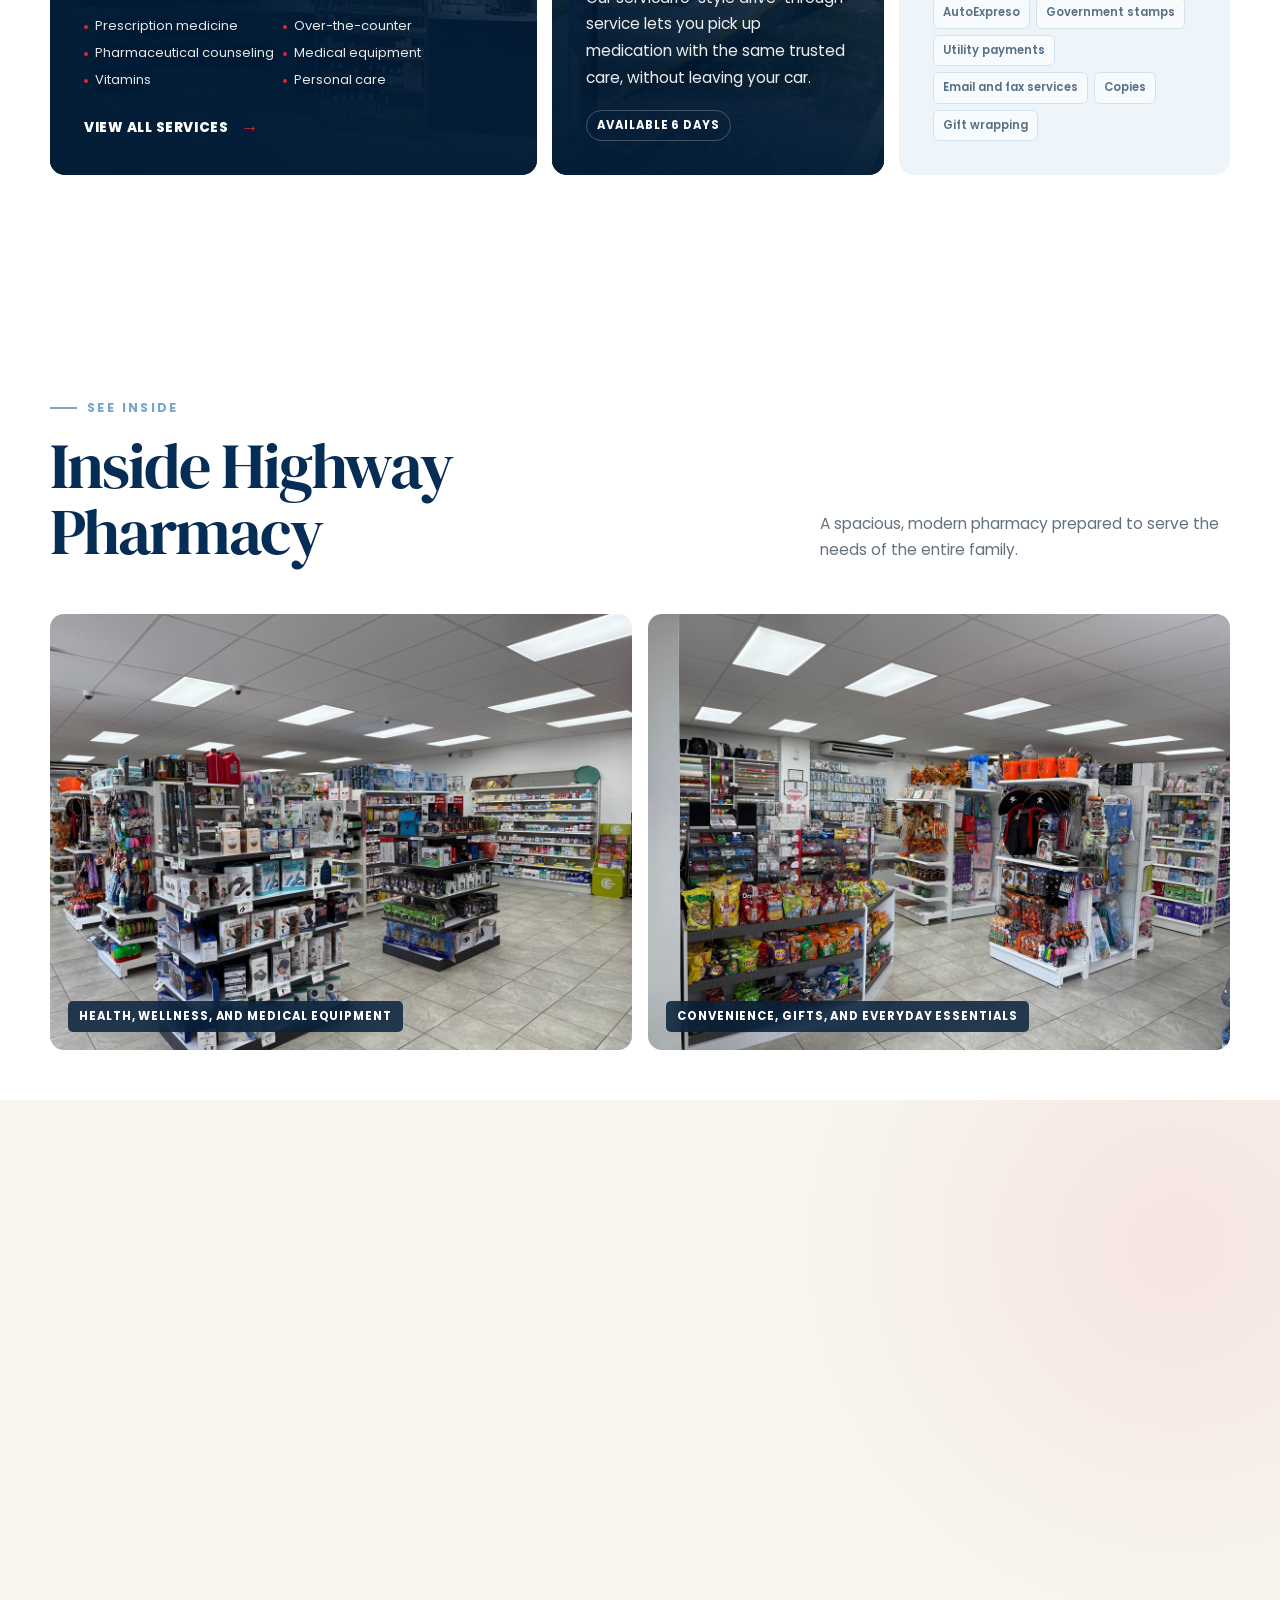
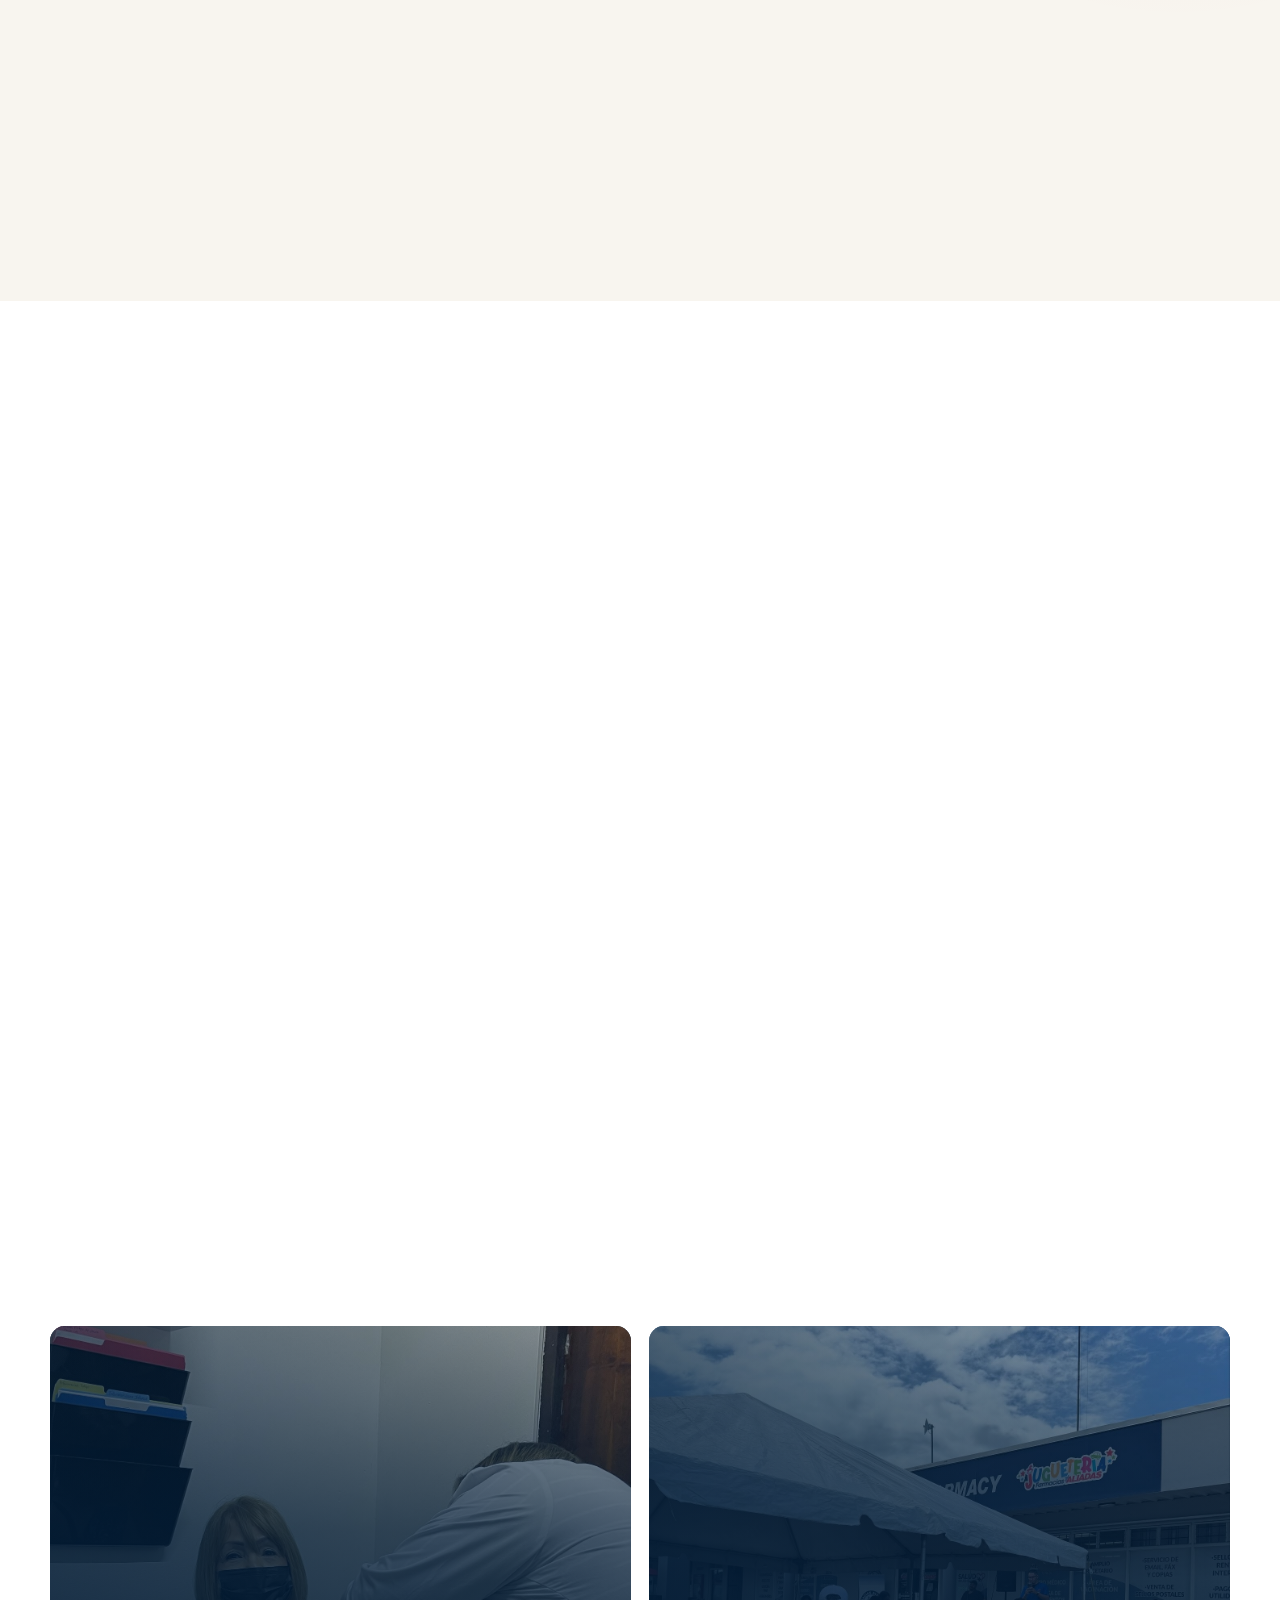
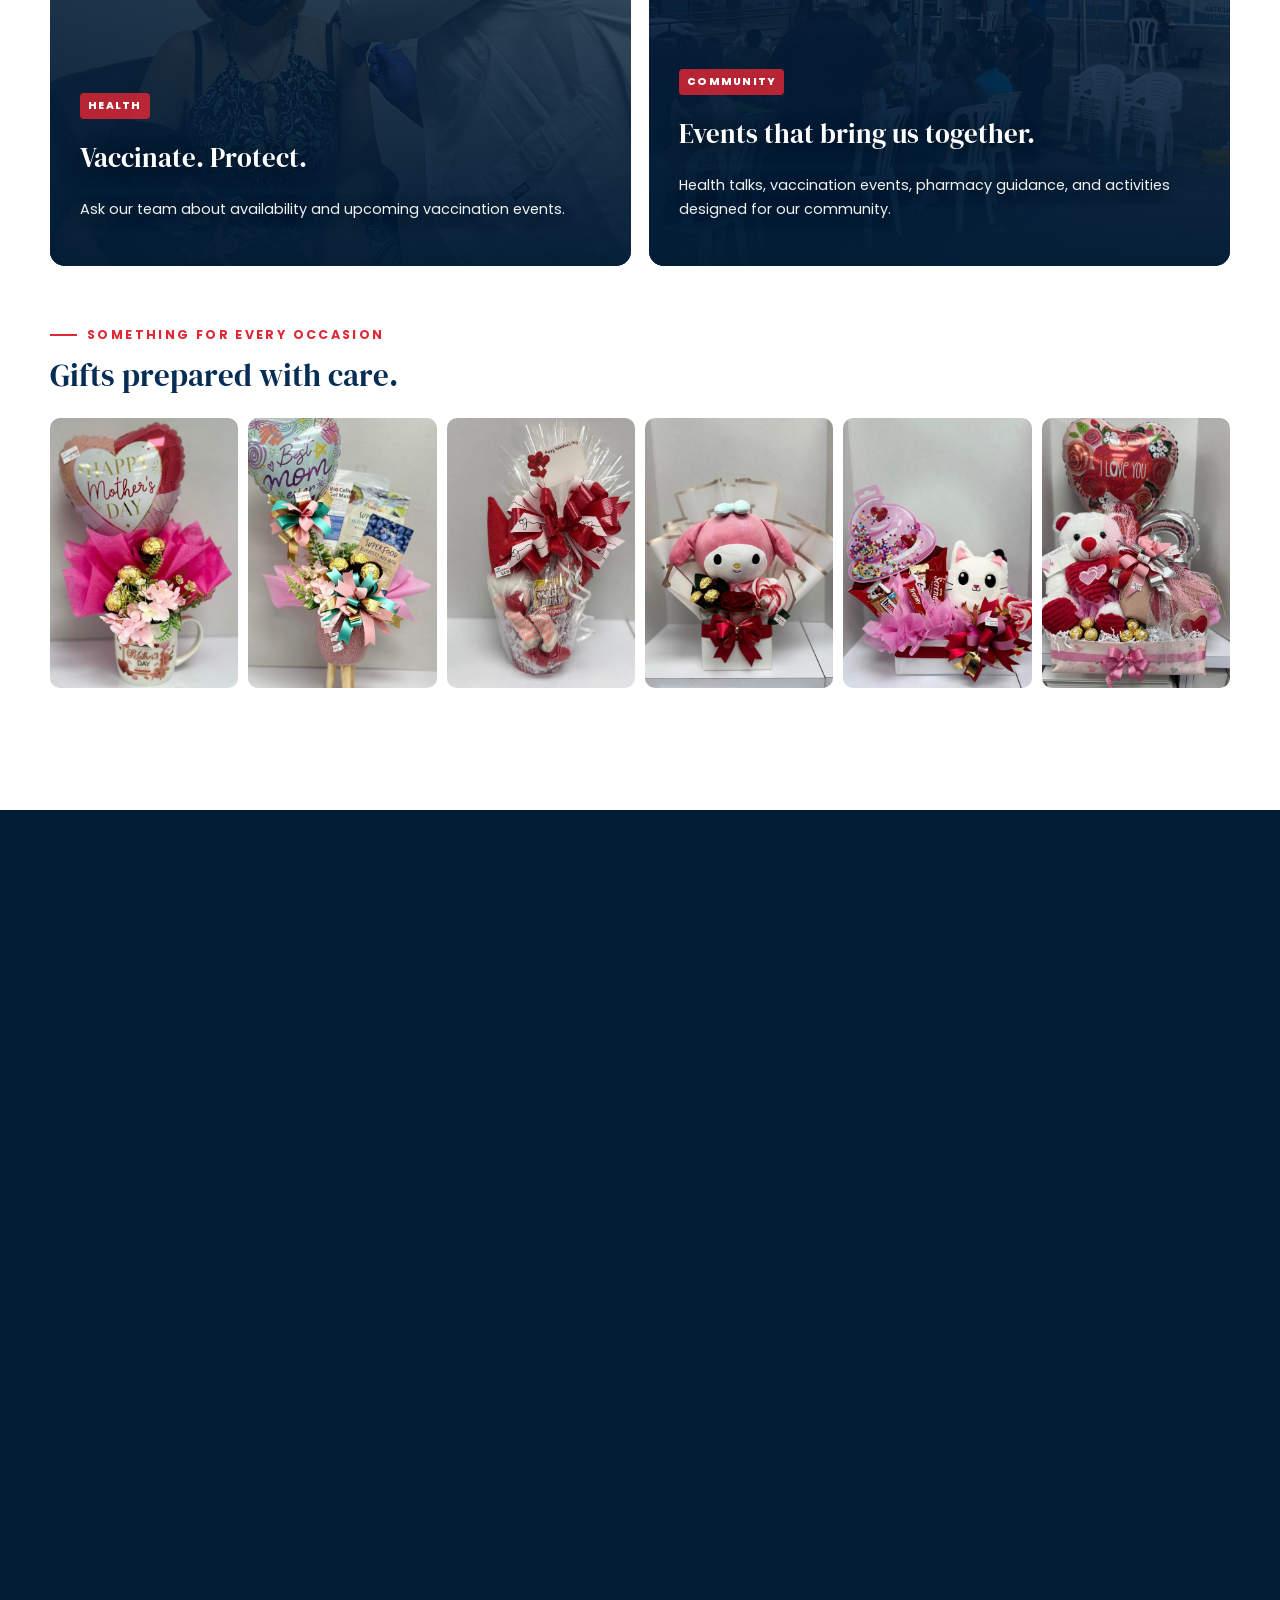
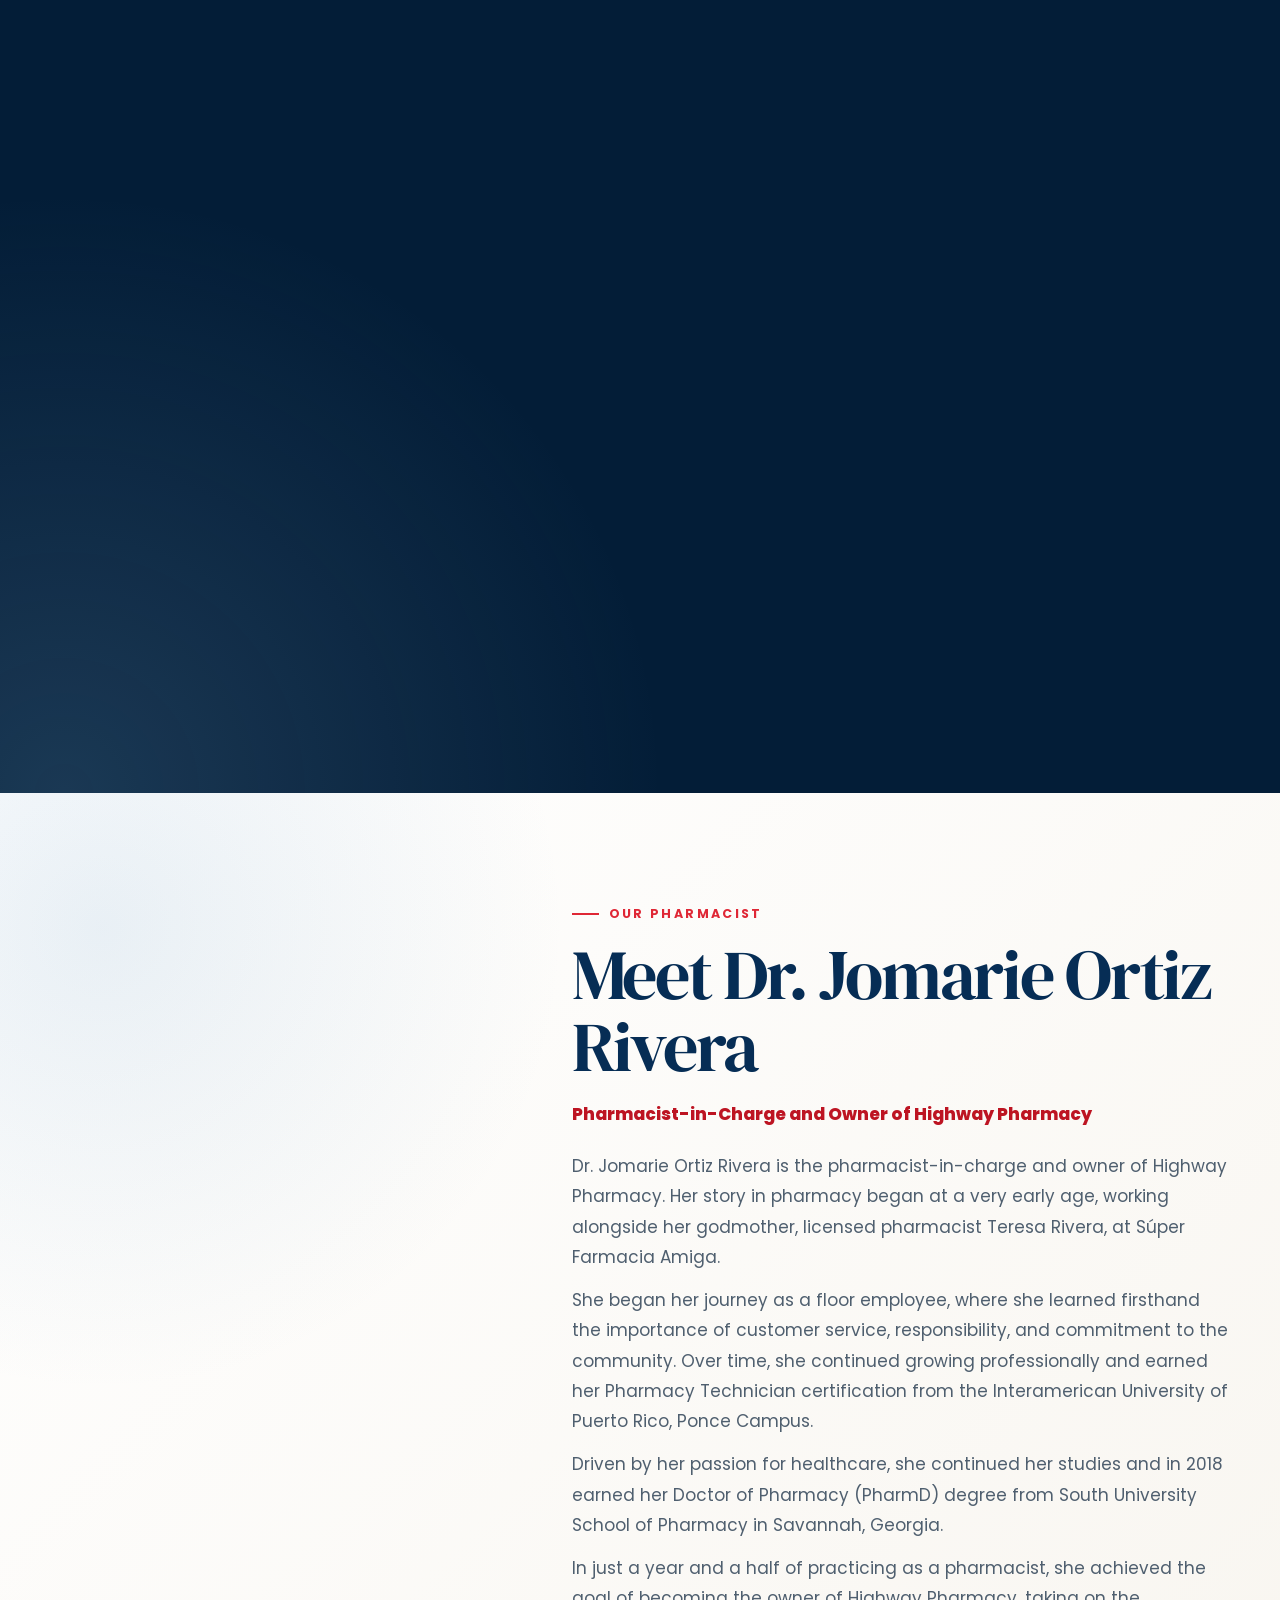
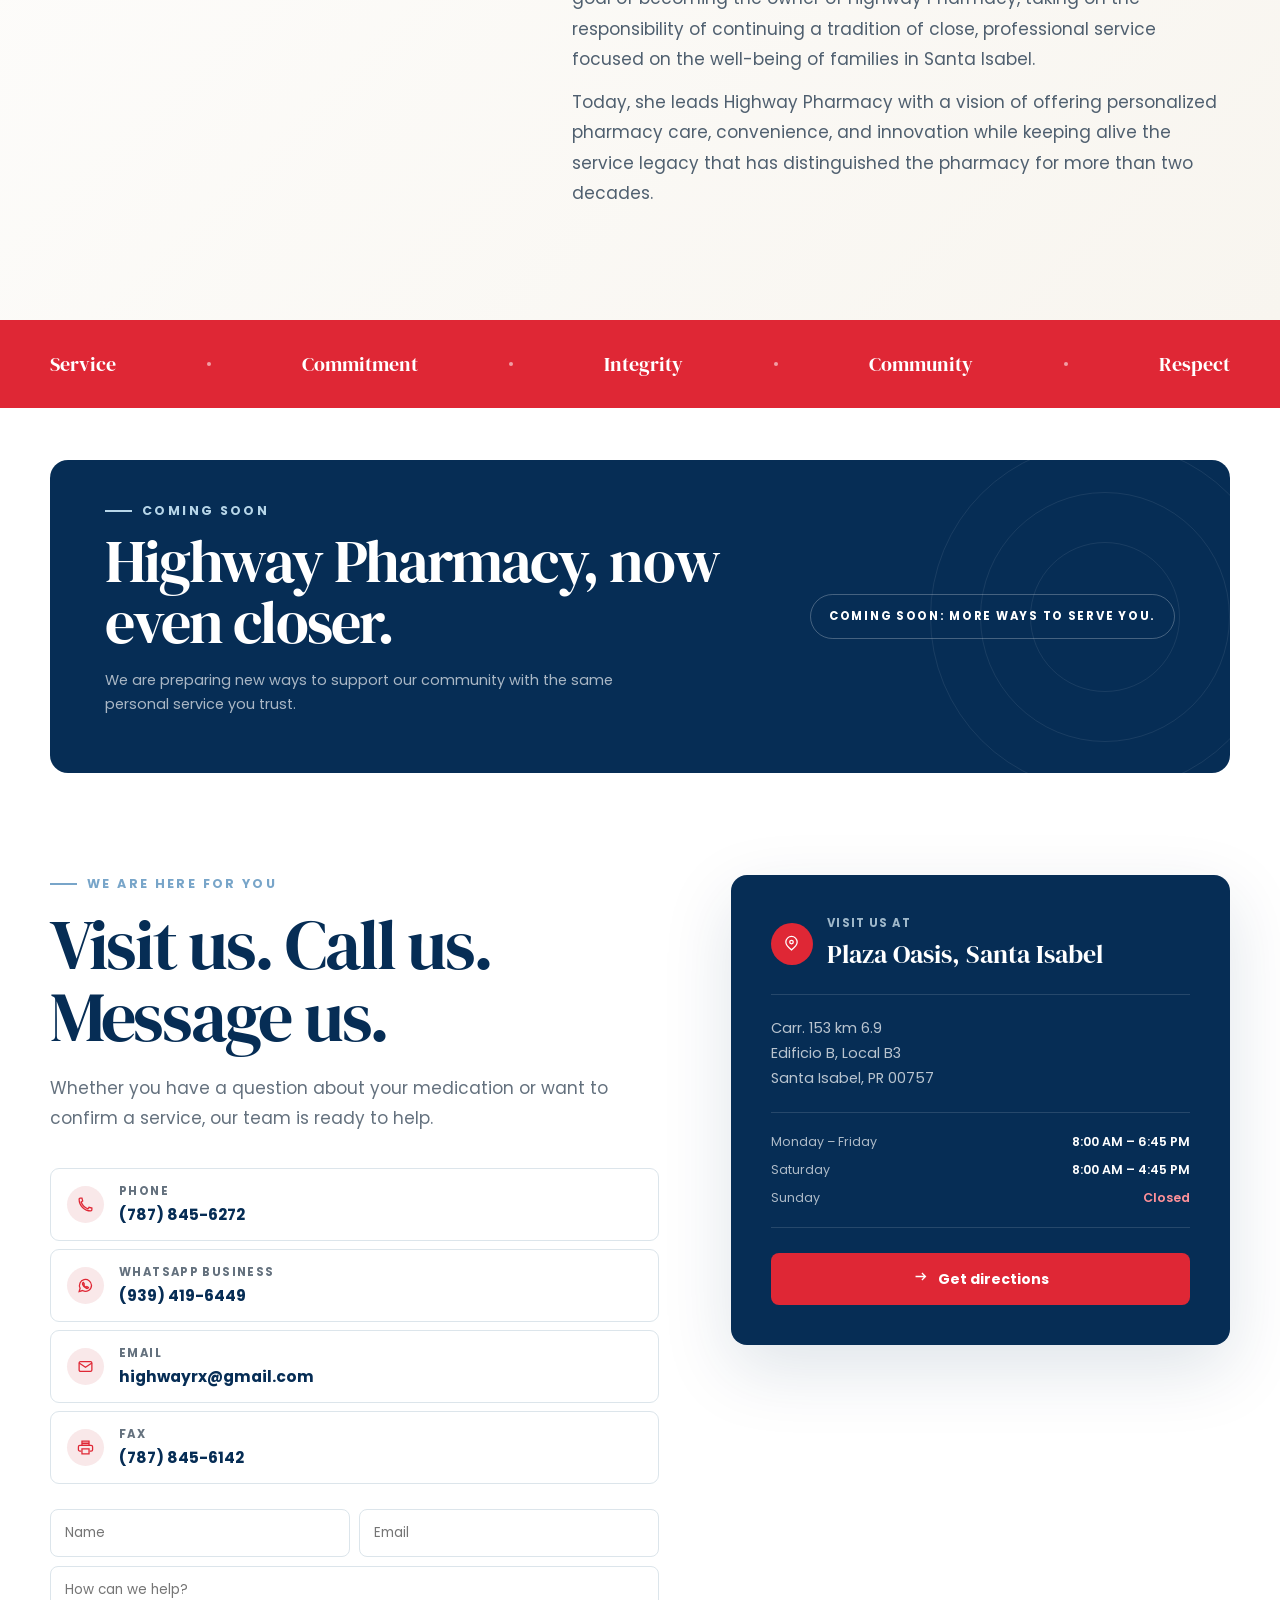
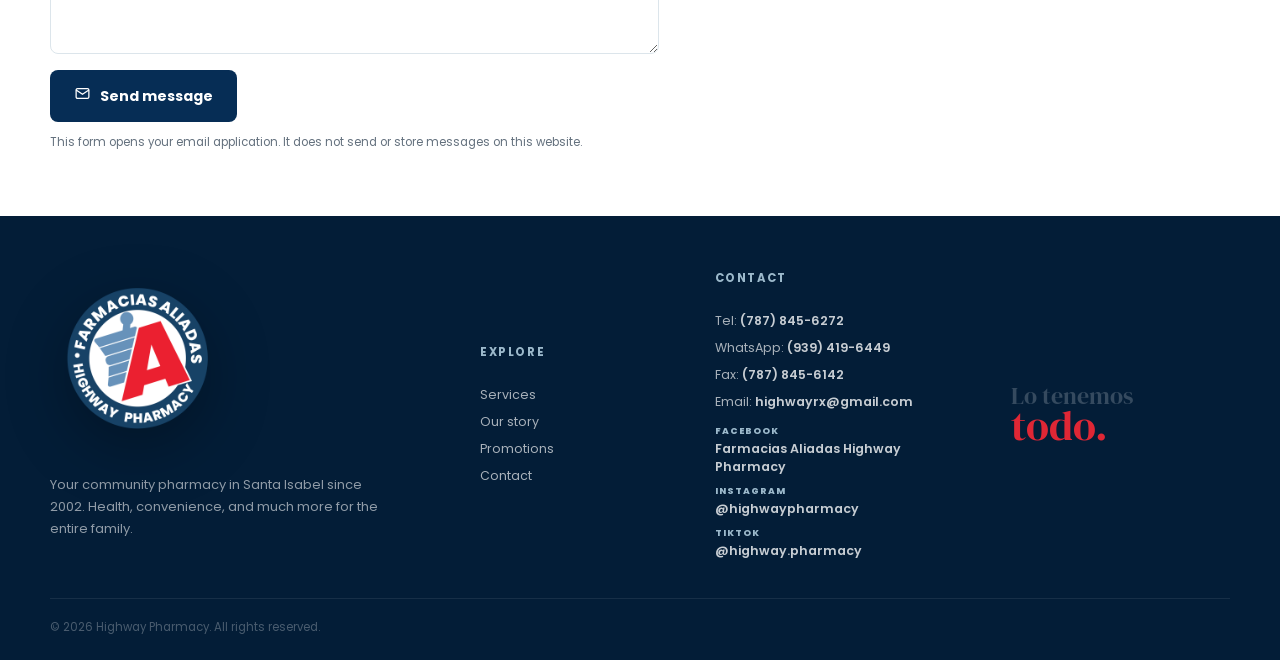
<file: en/index.html>
<!doctype html>
<html lang="en">
  <head>
    <meta charset="UTF-8" />
    <meta name="viewport" content="width=device-width, initial-scale=1.0" />
    <meta name="theme-color" content="#062d55" />
    <meta
      name="description"
      content="Highway Pharmacy in Santa Isabel. Pharmacy services, servicarro-style drive-through pickup, vaccinations, medication delivery, and more."
    />
    <meta property="og:type" content="website" />
    <meta property="og:site_name" content="Highway Pharmacy" />
    <meta property="og:title" content="Highway Pharmacy | Pharmacy in Santa Isabel" />
    <meta property="og:description" content="Health, convenience, and much more for the entire family." />
    <meta property="og:locale" content="en_US" />
    <meta property="og:locale:alternate" content="es_PR" />
    <meta property="og:url" content="https://highwaypharmacypr.com/en/" />
    <meta property="og:image" content="https://highwaypharmacypr.com/assets/icono-highway.png" />
    <link rel="icon" type="image/png" href="/assets/icono-highway.png" />
    <link rel="apple-touch-icon" href="/assets/icono-highway.png" />
    <link rel="canonical" href="https://highwaypharmacypr.com/en/" />
    <link rel="alternate" hreflang="es" href="https://highwaypharmacypr.com/es/" />
    <link rel="alternate" hreflang="en" href="https://highwaypharmacypr.com/en/" />
    <link rel="alternate" hreflang="x-default" href="https://highwaypharmacypr.com/es/" />
    <link rel="preconnect" href="https://fonts.googleapis.com" />
    <link rel="preconnect" href="https://fonts.gstatic.com" crossorigin />
    <link
      href="https://fonts.googleapis.com/css2?family=DM+Serif+Display&family=Poppins:wght@400;500;600;700;800&display=swap"
      rel="stylesheet"
    />
    <link rel="stylesheet" href="/styles.css?v=20260714-2" />
    <link rel="stylesheet" href="/shopper-overrides-20260714.css?v=3" />
    <title>Highway Pharmacy | Pharmacy in Santa Isabel</title>
    <script type="application/ld+json">
      {
        "@context": "https://schema.org",
        "@type": ["Pharmacy", "LocalBusiness"],
        "name": "Farmacias Aliadas Highway Pharmacy",
        "url": "https://highwaypharmacypr.com",
        "telephone": "+1-787-845-6272",
        "faxNumber": "+1-787-845-6142",
        "email": "highwayrx@gmail.com",
        "image": "https://highwaypharmacypr.com/assets/hero-exterior.jpg",
        "contactPoint": [
          {
            "@type": "ContactPoint",
            "telephone": "+1-787-845-6272",
            "contactType": "pharmacy"
          },
          {
            "@type": "ContactPoint",
            "telephone": "+1-939-419-6449",
            "contactType": "WhatsApp Business",
            "url": "https://wa.me/19394196449"
          }
        ],
        "address": {
          "@type": "PostalAddress",
          "streetAddress": "Plaza Oasis, Carr. 153 km 6.9, Edificio B Local B3",
          "addressLocality": "Santa Isabel",
          "addressRegion": "PR",
          "postalCode": "00757",
          "addressCountry": "US"
        },
        "openingHoursSpecification": [
          {
            "@type": "OpeningHoursSpecification",
            "dayOfWeek": ["Monday", "Tuesday", "Wednesday", "Thursday", "Friday"],
            "opens": "08:00",
            "closes": "18:45"
          },
          {
            "@type": "OpeningHoursSpecification",
            "dayOfWeek": "Saturday",
            "opens": "08:00",
            "closes": "16:45"
          },
          {
            "@type": "OpeningHoursSpecification",
            "dayOfWeek": "Sunday"
          }
        ],
        "sameAs": ["https://www.tiktok.com/@highway.pharmacy"]
      }
    </script>
  </head>
  <body>
    <a class="skip-link" href="#main">Skip to content</a>
    <div class="announcement">
      <div class="shell announcement-inner">
        <span id="open-status"></span>
        <span class="announcement-dot"></span>
        <span id="announcement-message"></span>
        <a class="announcement-phone" href="tel:+17878456272"><span aria-hidden="true">•</span><span>(787) 845-6272</span></a>
      </div>
    </div>

    <header class="site-header" id="top">
      <div class="shell header-inner">
        <a class="brand" data-home-link aria-label="Highway Pharmacy home">
          <img class="brand-logo" src="/assets/logo-highway.png" alt="Farmacias Aliadas Highway Pharmacy" onerror="handleLogoError(this)" />
          <span class="brand-fallback"><strong>HIGHWAY</strong><span>PHARMACY</span></span>
        </a>

        <button class="menu-toggle" type="button" aria-expanded="false" aria-controls="site-nav" aria-label="Open menu">
          <span></span><span></span><span></span>
          <span class="sr-only">Menu</span>
        </button>

        <nav class="site-nav" id="site-nav" aria-label="Primary navigation">
          <div class="mobile-nav-head">
            <img class="mobile-nav-logo" src="/assets/logo-highway.png" alt="Farmacias Aliadas Highway Pharmacy" onerror="this.hidden = true" />
            <button class="menu-close" type="button" aria-label="Close menu">
              <span></span><span></span>
            </button>
          </div>
          <a data-nav="home"></a>
          <a data-nav="services"></a>
          <a data-nav="story"></a>
          <a data-nav="promos"></a>
          <a data-nav="contact"></a>
          <a class="nav-shop" data-nav="shop" href="#shop"></a>
          <div class="mobile-language-switch" aria-label="Language">
            <a data-lang="es">ES</a>
            <span>/</span>
            <a data-lang="en">EN</a>
          </div>
        </nav>

        <div class="header-tools">
          <div class="language-switch" aria-label="Language">
            <a data-lang="es">ES</a>
            <span>/</span>
            <a data-lang="en">EN</a>
          </div>
          <a class="header-call" href="tel:+17878456272" aria-label="Call Highway Pharmacy">
            <span data-icon="phone"></span>
          </a>
        </div>
      </div>
    </header>

    <main id="main">
      <section class="hero">
        <div class="hero-media real-photo" data-fallback-copy="imageUnavailable">
          <img
            src="/assets/hero-exterior.jpg"
            data-alt-copy="heroImageAlt"
            alt=""
            fetchpriority="high"
            onerror="handleImageError(this)"
          />
        </div>
        <div class="hero-shade"></div>
        <div class="hero-accent"></div>
        <div class="shell hero-inner">
          <div class="hero-copy reveal">
            <div class="eyebrow eyebrow-light" data-copy="heroEyebrow"></div>
            <h1 data-copy="heroTitle"></h1>
            <p class="hero-tagline">Lo tenemos todo.</p>
            <p class="hero-description" data-copy="heroDescription"></p>
            <div class="hero-actions">
              <a
                class="button button-whatsapp"
                href="https://wa.me/19394196449"
                target="_blank"
                rel="noreferrer"
              >
                <span data-icon="whatsapp"></span><span data-copy="whatsapp"></span>
              </a>
              <a class="button button-white" href="tel:+17878456272">
                <span data-icon="phone"></span><span data-copy="callNow"></span>
              </a>
              <a
                class="button button-ghost"
                href="https://www.google.com/maps/search/?api=1&query=Highway+Pharmacy+Santa+Isabel+PR"
                target="_blank"
                rel="noreferrer"
              >
                <span data-icon="pin"></span><span data-copy="directions"></span>
              </a>
            </div>
          </div>
          <div class="hero-hours reveal">
            <span class="hours-icon" data-icon="clock"></span>
            <div>
              <small data-copy="todayHours"></small>
              <strong id="today-hours"></strong>
            </div>
          </div>
        </div>
        <a class="hero-scroll" href="#why"><span data-copy="explore"></span><i></i></a>
      </section>

      <section class="trust-bar" id="why">
        <div class="shell trust-grid">
          <article>
            <span data-icon="heart"></span>
            <div><strong>Desde 2002</strong><small data-copy="trustCommunity"></small></div>
          </article>
          <article>
            <span data-icon="car"></span>
            <div><strong>Autofarmacia</strong><small data-copy="trustDrive"></small></div>
          </article>
          <article>
            <span data-icon="delivery"></span>
            <div><strong data-copy="delivery"></strong><small data-copy="trustDelivery"></small></div>
          </article>
          <article>
            <span data-icon="shield"></span>
            <div><strong data-copy="vaccines"></strong><small data-copy="trustVaccines"></small></div>
          </article>
        </div>
      </section>

      <section class="section intro-section">
        <div class="shell split-intro">
          <div class="section-heading reveal">
            <div class="eyebrow" data-copy="introEyebrow"></div>
            <h2 data-copy="introTitle"></h2>
          </div>
          <div class="intro-body reveal">
            <p data-copy="introBody"></p>
            <a class="text-link" href="#story"><span data-copy="ourStoryLink"></span><span>→</span></a>
          </div>
        </div>
        <div class="shell service-feature-grid" id="services">
          <article class="feature-card feature-main reveal" data-fallback-copy="imageUnavailable">
            <img
              class="feature-photo"
              src="/assets/recetario.jpg"
              data-alt-copy="pharmacyImageAlt"
              alt=""
              loading="lazy"
              onerror="handleImageError(this)"
            />
            <div class="feature-number">01</div>
            <span class="feature-icon" data-icon="rx"></span>
            <div>
              <p class="card-kicker" data-copy="pharmacyKicker"></p>
              <h3 data-copy="pharmacyTitle"></h3>
              <p data-copy="pharmacyBody"></p>
              <ul data-list="pharmacyList"></ul>
              <a class="text-link light-link" href="/services" data-services-link>
                <span data-copy="viewServices"></span><span>→</span>
              </a>
            </div>
          </article>
          <article class="feature-card feature-drive reveal" data-fallback-copy="imageUnavailable">
            <img
              class="feature-photo"
              src="/assets/autofarmacia.jpg"
              data-alt-copy="driveImageAlt"
              alt=""
              loading="lazy"
              onerror="handleImageError(this)"
            />
            <div class="feature-number">02</div>
            <span class="feature-icon" data-icon="car"></span>
            <p class="card-kicker" data-copy="driveKicker"></p>
            <h3>Autofarmacia</h3>
            <p data-copy="driveBody"></p>
            <span class="feature-pill" data-copy="drivePill"></span>
          </article>
          <article class="feature-card feature-convenience reveal">
            <div class="feature-number">03</div>
            <span class="feature-icon" data-icon="spark"></span>
            <p class="card-kicker" data-copy="convenienceKicker"></p>
            <h3 data-copy="convenienceTitle"></h3>
            <p data-copy="convenienceBody"></p>
            <div class="mini-services" data-mini-services></div>
          </article>
        </div>
      </section>

      <section class="section inside-section" id="inside">
        <div class="shell">
          <div class="section-top reveal">
            <div>
              <div class="eyebrow" data-copy="insideEyebrow"></div>
              <h2 data-copy="insideTitle"></h2>
            </div>
            <p class="section-summary" data-copy="insideBody"></p>
          </div>
          <div class="inside-grid">
            <figure class="real-photo reveal" data-fallback-copy="imageUnavailable">
              <img
                src="/assets/interior-general.jpg"
                data-alt-copy="interiorMainAlt"
                alt=""
                loading="lazy"
                onerror="handleImageError(this)"
              />
              <figcaption data-copy="interiorMainCaption"></figcaption>
            </figure>
            <figure class="real-photo reveal" data-fallback-copy="imageUnavailable">
              <img
                src="/assets/interior-general1.jpg"
                data-alt-copy="interiorSecondAlt"
                alt=""
                loading="lazy"
                onerror="handleImageError(this)"
              />
              <figcaption data-copy="interiorSecondCaption"></figcaption>
            </figure>
          </div>
        </div>
      </section>

      <section class="section toys-section" id="jugueteria">
        <div class="shell toys-grid">
          <div class="toys-copy reveal">
            <div class="eyebrow eyebrow-red toys-eyebrow" data-copy="toysEyebrow"></div>
            <img
              class="toys-title-art"
              src="/assets/jugueteria-header.png"
              alt="Juguetería"
              loading="lazy"
              onerror="handleImageError(this)"
            />
            <p data-copy="toysBody"></p>
          </div>
          <figure class="toys-photo real-photo reveal" data-fallback-copy="imageUnavailable">
            <img
              src="/assets/jugueteria-shelf.jpg"
              data-alt-copy="toysImageAlt"
              alt=""
              loading="lazy"
              onerror="handleImageError(this)"
            />
          </figure>
        </div>
      </section>

      <section class="section promos-section" id="promotions">
        <div class="shell">
          <div class="section-top reveal">
            <div>
              <div class="eyebrow eyebrow-red" data-copy="promosEyebrow"></div>
              <h2 data-copy="promosTitle"></h2>
            </div>
            <a class="text-link" href="#contact"><span data-copy="stayUpdated"></span><span>→</span></a>
          </div>
          <div class="promo-grid">
            <a class="promo-card promo-shopper reveal" href="/assets/shopper-regreso-a-clases-2026.pdf?v=20260714" target="_blank" rel="noreferrer">
              <figure class="shopper-cover real-photo" data-fallback-copy="imageUnavailable">
                <img
                  src="/assets/shopper-regreso-a-clases-2026-cover.jpg?v=20260714"
                  data-alt-copy="shopperImageAlt"
                  alt=""
                  loading="lazy"
                  onerror="handleImageError(this)"
                />
              </figure>
              <div class="shopper-copy">
                <span class="promo-label" data-copy="featured"></span>
                <h3 data-copy="shopperTitle"></h3>
                <p data-copy="shopperBody"></p>
                <span class="button button-red shopper-button"><span data-copy="shopperButton"></span><span>→</span></span>
              </div>
            </a>
            <article class="promo-card promo-wide reveal" data-fallback-copy="imageUnavailable">
              <img
                class="promo-photo"
                src="/assets/regalo.jpg"
                data-alt-copy="giftImageAlt"
                alt=""
                loading="lazy"
                onerror="handleImageError(this)"
              />
              <div class="promo-copy">
                <span class="promo-label" data-copy="featured"></span>
                <h3 data-copy="promoOneTitle"></h3>
                <p data-copy="promoOneBody"></p>
                <a href="https://wa.me/19394196449" target="_blank" rel="noreferrer" class="text-link light-link">
                  <span data-copy="askWhatsapp"></span><span>→</span>
                </a>
              </div>
            </article>
            <article class="promo-card promo-small promo-image-card reveal" data-fallback-copy="imageUnavailable">
              <img class="promo-card-photo" src="/assets/vacunacion.jpg" alt="" loading="lazy" onerror="handleImageError(this)" />
              <span class="round-icon" data-icon="syringe"></span>
              <span class="promo-label promo-label-blue" data-copy="health"></span>
              <h3 data-copy="promoTwoTitle"></h3>
              <p data-copy="promoTwoBody"></p>
            </article>
            <article class="promo-card promo-small promo-soft promo-image-card reveal" data-fallback-copy="imageUnavailable">
              <img class="promo-card-photo" src="/assets/evento.jpg" alt="" loading="lazy" onerror="handleImageError(this)" />
              <span class="round-icon red-round" data-icon="calendar"></span>
              <span class="promo-label promo-label-red" data-copy="community"></span>
              <h3 data-copy="promoThreeTitle"></h3>
              <p data-copy="promoThreeBody"></p>
            </article>
          </div>
          <div class="gift-gallery-heading reveal">
            <div class="eyebrow eyebrow-red" data-copy="giftGalleryEyebrow"></div>
            <h3 data-copy="giftGalleryTitle"></h3>
          </div>
          <div class="gift-gallery" aria-label="Gift gallery">
            <figure class="real-photo reveal" data-fallback-copy="imageUnavailable"><img src="/assets/regalo.jpg" data-alt-copy="giftImageAlt" alt="" loading="lazy" onerror="handleImageError(this)" /></figure>
            <figure class="real-photo reveal" data-fallback-copy="imageUnavailable"><img src="/assets/regalo1.jpg" data-alt-copy="giftImageAlt" alt="" loading="lazy" onerror="handleImageError(this)" /></figure>
            <figure class="real-photo reveal" data-fallback-copy="imageUnavailable"><img src="/assets/regalo2.jpg" data-alt-copy="giftImageAlt" alt="" loading="lazy" onerror="handleImageError(this)" /></figure>
            <figure class="real-photo reveal" data-fallback-copy="imageUnavailable"><img src="/assets/regalo3.jpg" data-alt-copy="giftImageAlt" alt="" loading="lazy" onerror="handleImageError(this)" /></figure>
            <figure class="real-photo reveal" data-fallback-copy="imageUnavailable"><img src="/assets/regalo4.jpg" data-alt-copy="giftImageAlt" alt="" loading="lazy" onerror="handleImageError(this)" /></figure>
            <figure class="real-photo reveal" data-fallback-copy="imageUnavailable"><img src="/assets/regalo5.jpg" data-alt-copy="giftImageAlt" alt="" loading="lazy" onerror="handleImageError(this)" /></figure>
          </div>
        </div>
      </section>

      <section class="section story-section" id="story">
        <div class="shell story-grid">
          <div class="story-heading reveal">
            <div class="eyebrow eyebrow-light" data-copy="storyEyebrow"></div>
            <h2 data-copy="storyTitle"></h2>
            <p data-copy="storyBody"></p>
          </div>
          <div class="timeline reveal">
            <article><span>2002</span><div><h3 data-copy="timelineOneTitle"></h3><p data-copy="timelineOneBody"></p><figure class="timeline-photo real-photo" data-fallback-copy="imageUnavailable"><img src="/assets/fundadoras.jpg" data-alt-copy="timelineFoundersAlt" alt="" loading="lazy" onerror="handleImageError(this)" /></figure></div></article>
            <article><span>2020</span><div><h3 data-copy="timelineTwoTitle"></h3><p data-copy="timelineTwoBody"></p></div></article>
            <article><span>2024</span><div><h3 data-copy="timelineThreeTitle"></h3><p data-copy="timelineThreeBody"></p><figure class="timeline-photo real-photo" data-fallback-copy="imageUnavailable"><img src="/assets/inauguracion-local.jpg" data-alt-copy="timelineInaugurationAlt" alt="" loading="lazy" onerror="handleImageError(this)" /></figure></div></article>
            <article class="timeline-now"><span data-copy="today"></span><div><h3 data-copy="timelineFourTitle"></h3><p data-copy="timelineFourBody"></p></div></article>
          </div>
        </div>
      </section>

      <section class="section pharmacist-section" id="dra-jomarie">
        <div class="shell pharmacist-grid">
          <figure class="pharmacist-photo real-photo reveal" data-fallback-copy="imageUnavailable">
            <img
              src="/assets/dra-jomarie-ortiz-rivera.jpg"
              data-alt-copy="pharmacistImageAlt"
              alt=""
              loading="lazy"
              onerror="handleImageError(this)"
            />
          </figure>
          <div class="pharmacist-copy reveal">
            <div class="eyebrow eyebrow-red" data-copy="pharmacistEyebrow"></div>
            <h2 data-copy="pharmacistTitle"></h2>
            <p class="pharmacist-subtitle" data-copy="pharmacistSubtitle"></p>
            <div class="pharmacist-body">
              <p data-copy="pharmacistBodyOne"></p>
              <p data-copy="pharmacistBodyTwo"></p>
              <p data-copy="pharmacistBodyThree"></p>
              <p data-copy="pharmacistBodyFour"></p>
              <p data-copy="pharmacistBodyFive"></p>
            </div>
          </div>
        </div>
      </section>

      <section class="values-section">
        <div class="shell values-grid" data-values></div>
      </section>

      <section class="section shop-section" id="shop">
        <div class="shell shop-card reveal">
          <div class="shop-rings"><i></i><i></i><i></i></div>
          <div>
            <div class="eyebrow eyebrow-light" data-copy="shopEyebrow"></div>
            <h2 data-copy="shopTitle"></h2>
            <p data-copy="shopBody"></p>
          </div>
          <span class="coming-soon" data-copy="comingSoon"></span>
        </div>
      </section>

      <section class="section contact-section" id="contact">
        <div class="shell contact-grid">
          <div class="contact-copy reveal">
            <div class="eyebrow" data-copy="contactEyebrow"></div>
            <h2 data-copy="contactTitle"></h2>
            <p data-copy="contactBody"></p>
            <div class="contact-methods">
              <a href="tel:+17878456272">
                <span data-icon="phone"></span><div><small data-copy="phone"></small><strong>(787) 845-6272</strong></div>
              </a>
              <a href="https://wa.me/19394196449" target="_blank" rel="noreferrer">
                <span data-icon="whatsapp"></span><div><small>WhatsApp Business</small><strong>(939) 419-6449</strong></div>
              </a>
              <a href="mailto:highwayrx@gmail.com">
                <span data-icon="mail"></span><div><small>Email</small><strong>highwayrx@gmail.com</strong></div>
              </a>
              <a href="tel:+17878456142">
                <span data-icon="fax"></span><div><small data-copy="fax"></small><strong>(787) 845-6142</strong></div>
              </a>
            </div>
            <form class="quick-form" action="mailto:highwayrx@gmail.com" method="post">
              <div class="form-row">
                <label>
                  <span class="sr-only" data-copy="name"></span>
                  <input name="name" type="text" data-placeholder="name" required />
                </label>
                <label>
                  <span class="sr-only">Email</span>
                  <input name="email" type="email" placeholder="Email" required />
                </label>
              </div>
              <label>
                <span class="sr-only" data-copy="message"></span>
                <textarea name="message" rows="3" data-placeholder="message" required></textarea>
              </label>
              <button class="button button-navy" type="submit">
                <span data-icon="mail"></span><span data-copy="sendMessage"></span>
              </button>
              <p class="form-note" data-copy="formNote"></p>
            </form>
          </div>
          <div class="visit-card reveal">
            <div class="visit-top">
              <span data-icon="pin"></span>
              <div><small data-copy="visitUs"></small><strong>Plaza Oasis, Santa Isabel</strong></div>
            </div>
            <address>Carr. 153 km 6.9<br />Edificio B, Local B3<br />Santa Isabel, PR 00757</address>
            <div class="hours-table">
              <div><span data-copy="weekdays"></span><strong>8:00 AM – 6:45 PM</strong></div>
              <div><span data-copy="saturday"></span><strong>8:00 AM – 4:45 PM</strong></div>
              <div><span data-copy="sunday"></span><strong class="closed" data-copy="closed"></strong></div>
            </div>
            <a
              class="button button-red"
              href="https://www.google.com/maps/search/?api=1&query=Highway+Pharmacy+Santa+Isabel+PR"
              target="_blank"
              rel="noreferrer"
            >
              <span data-icon="arrow"></span><span data-copy="getDirections"></span>
            </a>
          </div>
        </div>
      </section>
    </main>

    <footer class="site-footer">
      <div class="shell footer-grid">
        <div class="footer-brand-block">
          <a class="footer-logo-link" data-home-link aria-label="Highway Pharmacy home">
            <img class="footer-logo" src="/assets/icono-highway.png" alt="Farmacias Aliadas Highway Pharmacy icon" onerror="this.hidden = true" />
          </a>
          <p data-copy="footerBody"></p>
        </div>
        <div>
          <h3 data-copy="footerExplore"></h3>
          <a href="/services" data-footer-nav="services" data-copy="services"></a>
          <a href="/en/history#story" data-footer-nav="story" data-copy="ourStory"></a>
          <a href="/en/promotions#promotions" data-footer-nav="promos" data-copy="promotions"></a>
          <a href="/en/contact#contact" data-footer-nav="contact" data-copy="contact"></a>
        </div>
        <div>
          <h3 data-copy="footerContact"></h3>
          <a href="tel:+17878456272"><span>Tel:</span> <strong>(787) 845-6272</strong></a>
          <a href="https://wa.me/19394196449" target="_blank" rel="noreferrer"><span>WhatsApp:</span> <strong>(939) 419-6449</strong></a>
          <a href="tel:+17878456142"><span>Fax:</span> <strong>(787) 845-6142</strong></a>
          <a href="mailto:highwayrx@gmail.com"><span>Email:</span> <strong>highwayrx@gmail.com</strong></a>
          <div class="footer-socials">
            <a href="https://www.facebook.com/highwayRx" target="_blank" rel="noreferrer"><span>Facebook</span><strong>Farmacias Aliadas Highway Pharmacy</strong></a>
            <a href="https://www.instagram.com/highwaypharmacy" target="_blank" rel="noreferrer"><span>Instagram</span><strong>@highwaypharmacy</strong></a>
            <a href="https://www.tiktok.com/@highway.pharmacy" target="_blank" rel="noreferrer"><span>TikTok</span><strong>@highway.pharmacy</strong></a>
          </div>
        </div>
        <div class="footer-tagline"><span>Lo tenemos</span><strong>todo.</strong></div>
      </div>
      <div class="shell footer-bottom">
        <span data-copy="rights"></span>
      </div>
    </footer>

    <nav class="mobile-actions" aria-label="Quick actions">
      <a href="tel:+17878456272"><span data-icon="phone"></span><small data-copy="call"></small></a>
      <a href="https://wa.me/19394196449" target="_blank" rel="noreferrer"><span data-icon="whatsapp"></span><small>WhatsApp</small></a>
      <a href="https://www.google.com/maps/search/?api=1&query=Highway+Pharmacy+Santa+Isabel+PR" target="_blank" rel="noreferrer"><span data-icon="pin"></span><small data-copy="map"></small></a>
    </nav>

    <script src="/app.js?v=20260714-2"></script>
  </body>
</html>
</file>
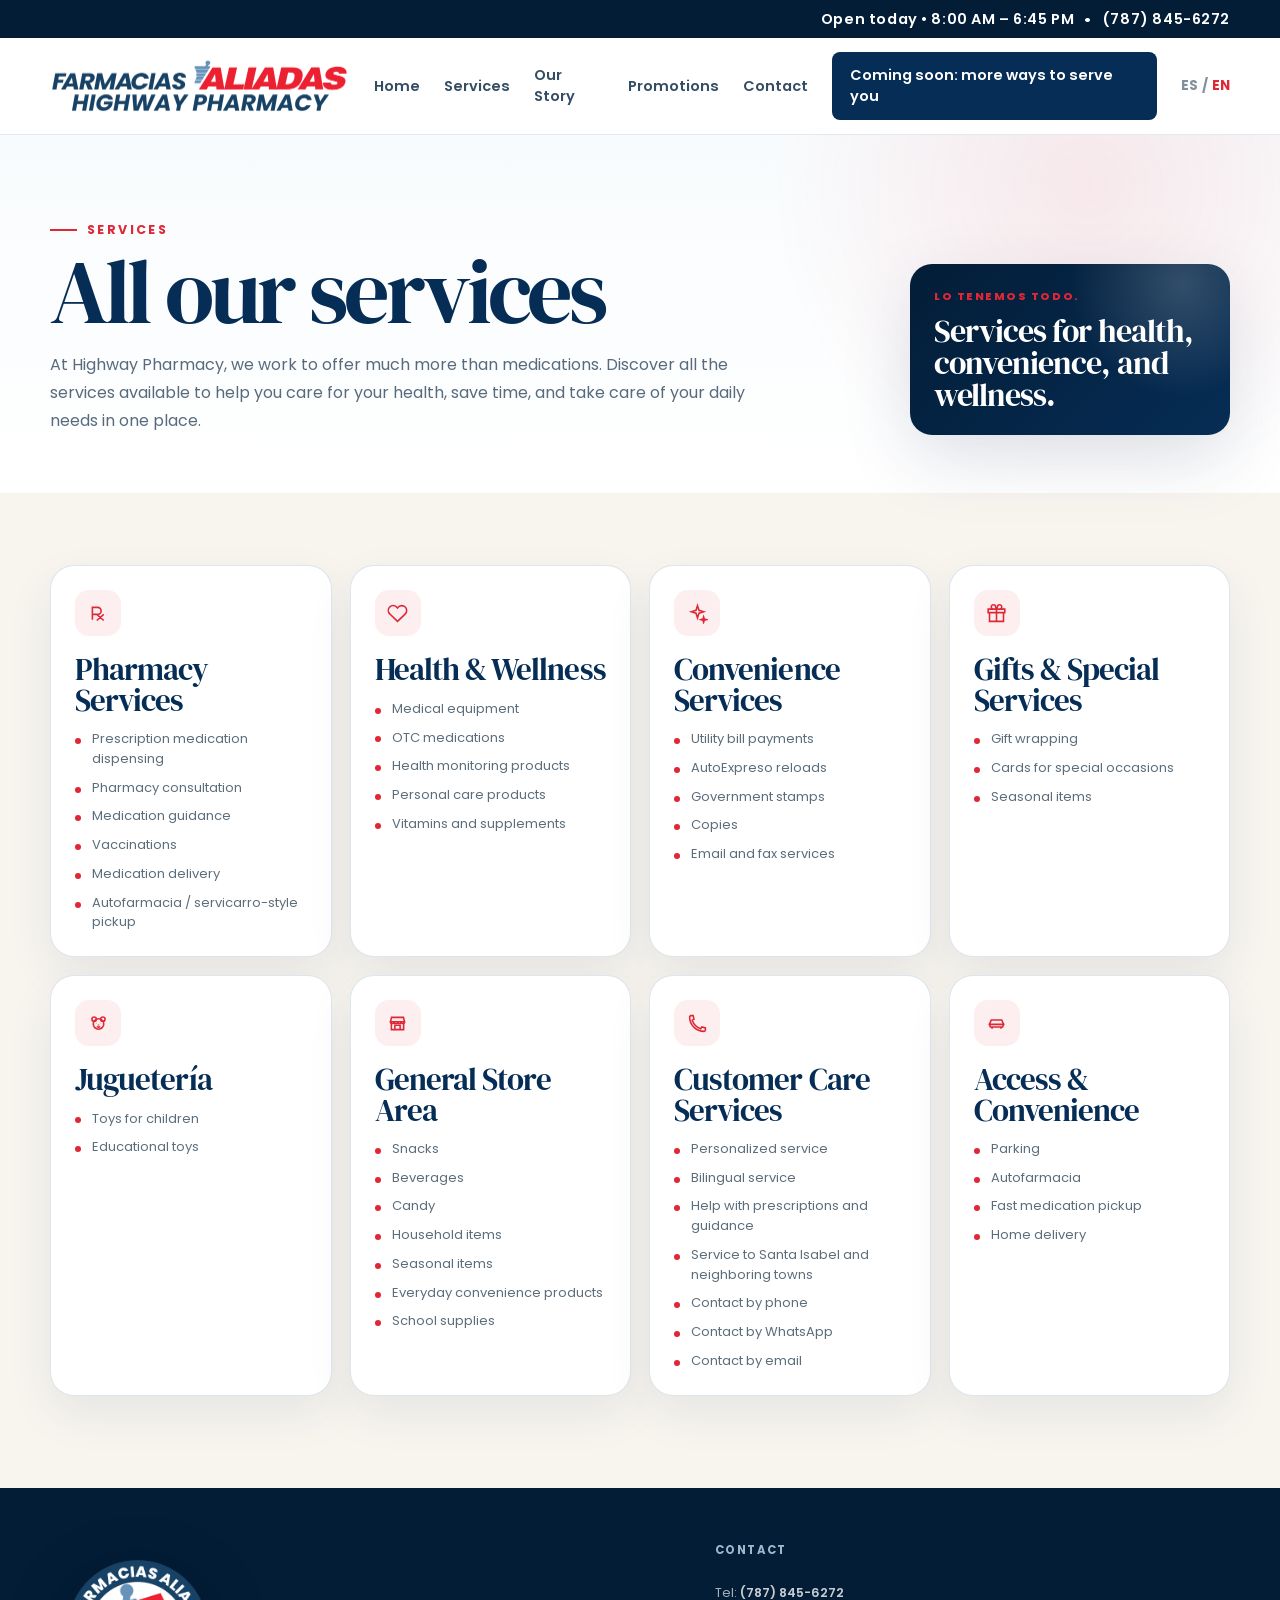
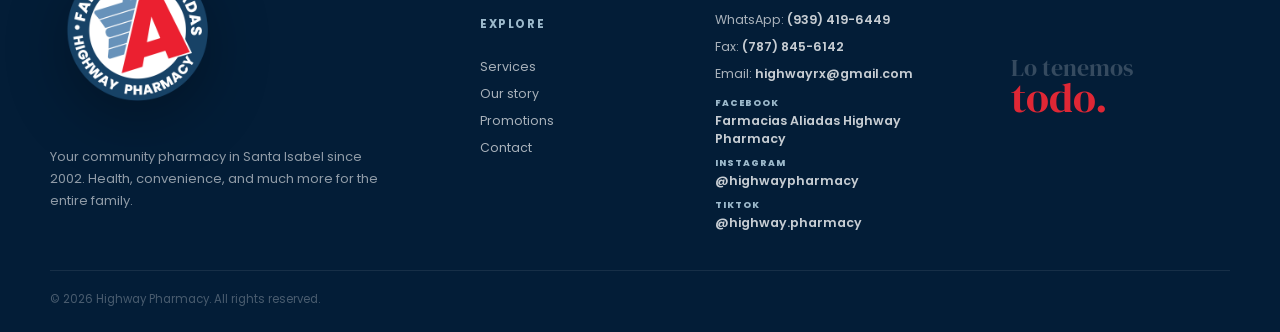
<file: services/index.html>
<!doctype html>
<html lang="en">
  <head>
    <meta charset="UTF-8" />
    <meta name="viewport" content="width=device-width, initial-scale=1.0" />
    <meta name="theme-color" content="#062d55" />
    <meta
      name="description"
      content="Explore all Highway Pharmacy services: pharmacy care, vaccinations, drive-through pickup, delivery, convenience services, gifts, and more."
    />
    <meta property="og:type" content="website" />
    <meta property="og:site_name" content="Highway Pharmacy" />
    <meta property="og:title" content="Services | Highway Pharmacy" />
    <meta property="og:description" content="All Highway Pharmacy services in Santa Isabel." />
    <meta property="og:locale" content="en_US" />
    <meta property="og:locale:alternate" content="es_PR" />
    <meta property="og:url" content="https://highwaypharmacypr.com/services" />
    <meta property="og:image" content="https://highwaypharmacypr.com/assets/icono-highway.png" />
    <link rel="icon" type="image/png" href="/assets/icono-highway.png" />
    <link rel="apple-touch-icon" href="/assets/icono-highway.png" />
    <link rel="canonical" href="https://highwaypharmacypr.com/services" />
    <link rel="alternate" hreflang="es" href="https://highwaypharmacypr.com/servicios" />
    <link rel="alternate" hreflang="en" href="https://highwaypharmacypr.com/services" />
    <link rel="alternate" hreflang="x-default" href="https://highwaypharmacypr.com/servicios" />
    <link rel="preconnect" href="https://fonts.googleapis.com" />
    <link rel="preconnect" href="https://fonts.gstatic.com" crossorigin />
    <link
      href="https://fonts.googleapis.com/css2?family=DM+Serif+Display&family=Poppins:wght@400;500;600;700;800&display=swap"
      rel="stylesheet"
    />
    <link rel="stylesheet" href="/styles.css?v=20260714-2" />
    <title>Services | Highway Pharmacy</title>
    <script type="application/ld+json">
      {
        "@context": "https://schema.org",
        "@type": ["Pharmacy", "LocalBusiness"],
        "name": "Farmacias Aliadas Highway Pharmacy",
        "url": "https://highwaypharmacypr.com",
        "telephone": "+1-787-845-6272",
        "faxNumber": "+1-787-845-6142",
        "email": "highwayrx@gmail.com",
        "image": "https://highwaypharmacypr.com/assets/hero-exterior.jpg",
        "contactPoint": [
          {
            "@type": "ContactPoint",
            "telephone": "+1-787-845-6272",
            "contactType": "pharmacy"
          },
          {
            "@type": "ContactPoint",
            "telephone": "+1-939-419-6449",
            "contactType": "WhatsApp Business",
            "url": "https://wa.me/19394196449"
          }
        ],
        "address": {
          "@type": "PostalAddress",
          "streetAddress": "Plaza Oasis, Carr. 153 km 6.9, Edificio B Local B3",
          "addressLocality": "Santa Isabel",
          "addressRegion": "PR",
          "postalCode": "00757",
          "addressCountry": "US"
        },
        "openingHoursSpecification": [
          {
            "@type": "OpeningHoursSpecification",
            "dayOfWeek": ["Monday", "Tuesday", "Wednesday", "Thursday", "Friday"],
            "opens": "08:00",
            "closes": "18:45"
          },
          {
            "@type": "OpeningHoursSpecification",
            "dayOfWeek": "Saturday",
            "opens": "08:00",
            "closes": "16:45"
          },
          {
            "@type": "OpeningHoursSpecification",
            "dayOfWeek": "Sunday"
          }
        ],
        "sameAs": [
          "https://www.facebook.com/highwayRx",
          "https://www.instagram.com/highwaypharmacy",
          "https://www.tiktok.com/@highway.pharmacy"
        ]
      }
    </script>
  </head>
  <body class="services-page">
    <a class="skip-link" href="#main">Skip to content</a>
    <div class="announcement">
      <div class="shell announcement-inner">
        <span id="open-status"></span>
        <span class="announcement-dot"></span>
        <span id="announcement-message"></span>
        <a class="announcement-phone" href="tel:+17878456272"><span aria-hidden="true">•</span><span>(787) 845-6272</span></a>
      </div>
    </div>

    <header class="site-header" id="top">
      <div class="shell header-inner">
        <a class="brand" data-home-link aria-label="Highway Pharmacy home">
          <img class="brand-logo" src="/assets/logo-highway.png" alt="Farmacias Aliadas Highway Pharmacy" onerror="handleLogoError(this)" />
          <span class="brand-fallback"><strong>HIGHWAY</strong><span>PHARMACY</span></span>
        </a>

        <button class="menu-toggle" type="button" aria-expanded="false" aria-controls="site-nav" aria-label="Open menu">
          <span></span><span></span><span></span>
          <span class="sr-only">Menu</span>
        </button>

        <nav class="site-nav" id="site-nav" aria-label="Primary navigation">
          <div class="mobile-nav-head">
            <img class="mobile-nav-logo" src="/assets/logo-highway.png" alt="Farmacias Aliadas Highway Pharmacy" onerror="this.hidden = true" />
            <button class="menu-close" type="button" aria-label="Close menu">
              <span></span><span></span>
            </button>
          </div>
          <a data-nav="home"></a>
          <a data-nav="services"></a>
          <a data-nav="story"></a>
          <a data-nav="promos"></a>
          <a data-nav="contact"></a>
          <a class="nav-shop" data-nav="shop" href="/en/#shop"></a>
          <div class="mobile-language-switch" aria-label="Language">
            <a data-lang="es">ES</a>
            <span>/</span>
            <a data-lang="en">EN</a>
          </div>
        </nav>

        <div class="header-tools">
          <div class="language-switch" aria-label="Language">
            <a data-lang="es">ES</a>
            <span>/</span>
            <a data-lang="en">EN</a>
          </div>
          <a class="header-call" href="tel:+17878456272" aria-label="Call Highway Pharmacy">
            <span data-icon="phone"></span>
          </a>
        </div>
      </div>
    </header>

    <main id="main">
      <section class="services-page-hero">
        <div class="shell services-page-hero-grid">
          <div class="services-page-heading reveal">
            <div class="eyebrow eyebrow-red" data-copy="servicesPageEyebrow"></div>
            <h1 data-copy="servicesPageTitle"></h1>
            <p data-copy="servicesPageIntro"></p>
          </div>
          <div class="services-page-note reveal">
            <span>Lo tenemos todo.</span>
            <strong>Services for health, convenience, and wellness.</strong>
          </div>
        </div>
      </section>

      <section class="section services-catalog-section" aria-labelledby="services-catalog-title">
        <div class="shell">
          <h2 class="sr-only" id="services-catalog-title">Services catalog</h2>
          <div class="services-catalog-grid">
            <article class="services-category-card reveal">
              <span class="services-category-icon" data-icon="rx"></span>
              <h2>Pharmacy Services</h2>
              <ul>
                <li>Prescription medication dispensing</li>
                <li>Pharmacy consultation</li>
                <li>Medication guidance</li>
                <li>Vaccinations</li>
                <li>Medication delivery</li>
                <li>Autofarmacia / servicarro-style pickup</li>
              </ul>
            </article>
            <article class="services-category-card reveal">
              <span class="services-category-icon" data-icon="heart"></span>
              <h2>Health & Wellness</h2>
              <ul>
                <li>Medical equipment</li>
                <li>OTC medications</li>
                <li>Health monitoring products</li>
                <li>Personal care products</li>
                <li>Vitamins and supplements</li>
              </ul>
            </article>
            <article class="services-category-card reveal">
              <span class="services-category-icon" data-icon="spark"></span>
              <h2>Convenience Services</h2>
              <ul>
                <li>Utility bill payments</li>
                <li>AutoExpreso reloads</li>
                <li>Government stamps</li>
                <li>Copies</li>
                <li>Email and fax services</li>
              </ul>
            </article>
            <article class="services-category-card reveal">
              <span class="services-category-icon" data-icon="gift"></span>
              <h2>Gifts & Special Services</h2>
              <ul>
                <li>Gift wrapping</li>
                <li>Cards for special occasions</li>
                <li>Seasonal items</li>
              </ul>
            </article>
            <article class="services-category-card reveal">
              <span class="services-category-icon" data-icon="teddy"></span>
              <h2>Juguetería</h2>
              <ul>
                <li>Toys for children</li>
                <li>Educational toys</li>
              </ul>
            </article>
            <article class="services-category-card reveal">
              <span class="services-category-icon" data-icon="storefront"></span>
              <h2>General Store Area</h2>
              <ul>
                <li>Snacks</li>
                <li>Beverages</li>
                <li>Candy</li>
                <li>Household items</li>
                <li>Seasonal items</li>
                <li>Everyday convenience products</li>
                <li>School supplies</li>
              </ul>
            </article>
            <article class="services-category-card reveal">
              <span class="services-category-icon" data-icon="phone"></span>
              <h2>Customer Care Services</h2>
              <ul>
                <li>Personalized service</li>
                <li>Bilingual service</li>
                <li>Help with prescriptions and guidance</li>
                <li>Service to Santa Isabel and neighboring towns</li>
                <li>Contact by phone</li>
                <li>Contact by WhatsApp</li>
                <li>Contact by email</li>
              </ul>
            </article>
            <article class="services-category-card reveal">
              <span class="services-category-icon" data-icon="car"></span>
              <h2>Access & Convenience</h2>
              <ul>
                <li>Parking</li>
                <li>Autofarmacia</li>
                <li>Fast medication pickup</li>
                <li>Home delivery</li>
              </ul>
            </article>
          </div>
        </div>
      </section>
    </main>

    <footer class="site-footer">
      <div class="shell footer-grid">
        <div class="footer-brand-block">
          <a class="footer-logo-link" data-home-link aria-label="Highway Pharmacy home">
            <img class="footer-logo" src="/assets/icono-highway.png" alt="Farmacias Aliadas Highway Pharmacy icon" onerror="this.hidden = true" />
          </a>
          <p data-copy="footerBody"></p>
        </div>
        <div>
          <h3 data-copy="footerExplore"></h3>
          <a href="/services" data-footer-nav="services" data-copy="services"></a>
          <a href="/en/history#story" data-footer-nav="story" data-copy="ourStory"></a>
          <a href="/en/promotions#promotions" data-footer-nav="promos" data-copy="promotions"></a>
          <a href="/en/contact#contact" data-footer-nav="contact" data-copy="contact"></a>
        </div>
        <div>
          <h3 data-copy="footerContact"></h3>
          <a href="tel:+17878456272"><span>Tel:</span> <strong>(787) 845-6272</strong></a>
          <a href="https://wa.me/19394196449" target="_blank" rel="noreferrer"><span>WhatsApp:</span> <strong>(939) 419-6449</strong></a>
          <a href="tel:+17878456142"><span>Fax:</span> <strong>(787) 845-6142</strong></a>
          <a href="mailto:highwayrx@gmail.com"><span>Email:</span> <strong>highwayrx@gmail.com</strong></a>
          <div class="footer-socials">
            <a href="https://www.facebook.com/highwayRx" target="_blank" rel="noreferrer"><span>Facebook</span><strong>Farmacias Aliadas Highway Pharmacy</strong></a>
            <a href="https://www.instagram.com/highwaypharmacy" target="_blank" rel="noreferrer"><span>Instagram</span><strong>@highwaypharmacy</strong></a>
            <a href="https://www.tiktok.com/@highway.pharmacy" target="_blank" rel="noreferrer"><span>TikTok</span><strong>@highway.pharmacy</strong></a>
          </div>
        </div>
        <div class="footer-tagline"><span>Lo tenemos</span><strong>todo.</strong></div>
      </div>
      <div class="shell footer-bottom">
        <span data-copy="rights"></span>
      </div>
    </footer>

    <nav class="mobile-actions" aria-label="Quick actions">
      <a href="tel:+17878456272"><span data-icon="phone"></span><small data-copy="call"></small></a>
      <a href="https://wa.me/19394196449" target="_blank" rel="noreferrer"><span data-icon="whatsapp"></span><small>WhatsApp</small></a>
      <a href="https://www.google.com/maps/search/?api=1&query=Highway+Pharmacy+Santa+Isabel+PR" target="_blank" rel="noreferrer"><span data-icon="pin"></span><small data-copy="map"></small></a>
    </nav>

    <script src="/app.js?v=20260714-2"></script>
  </body>
</html>
</file>
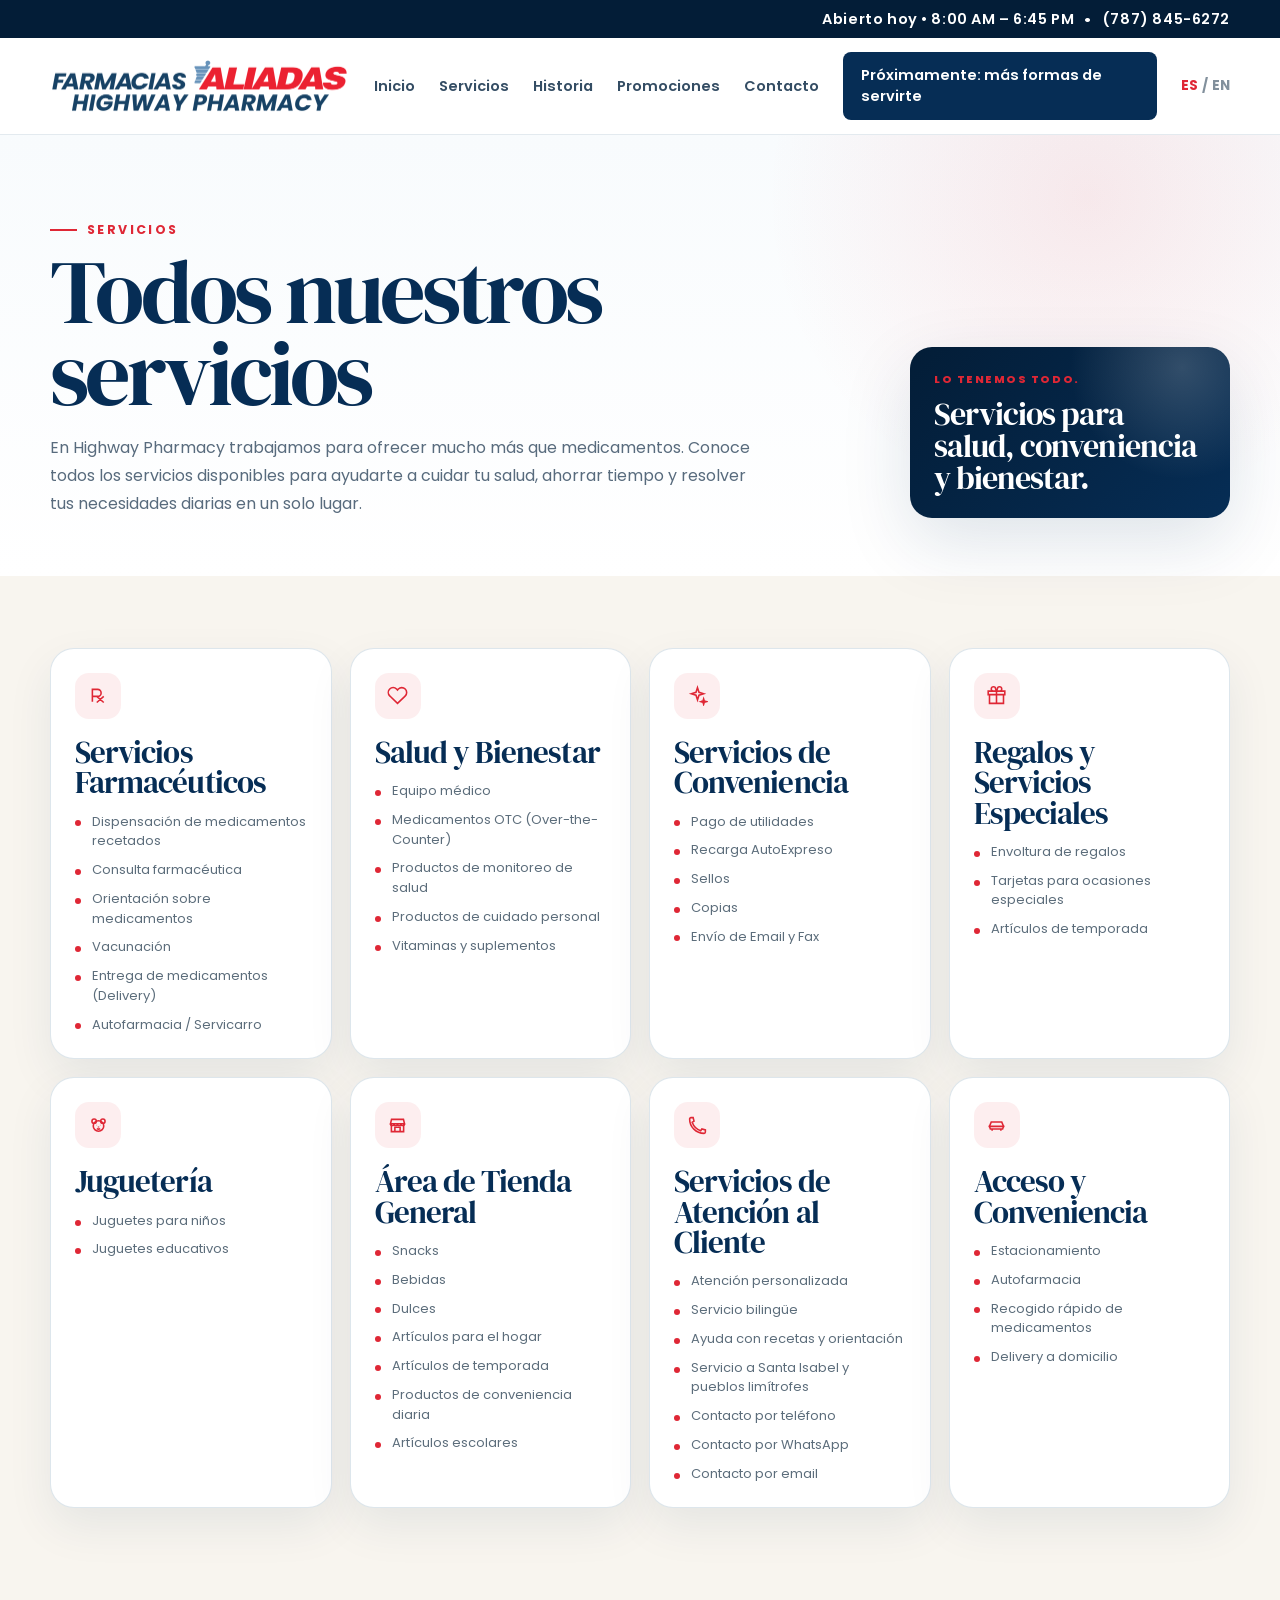
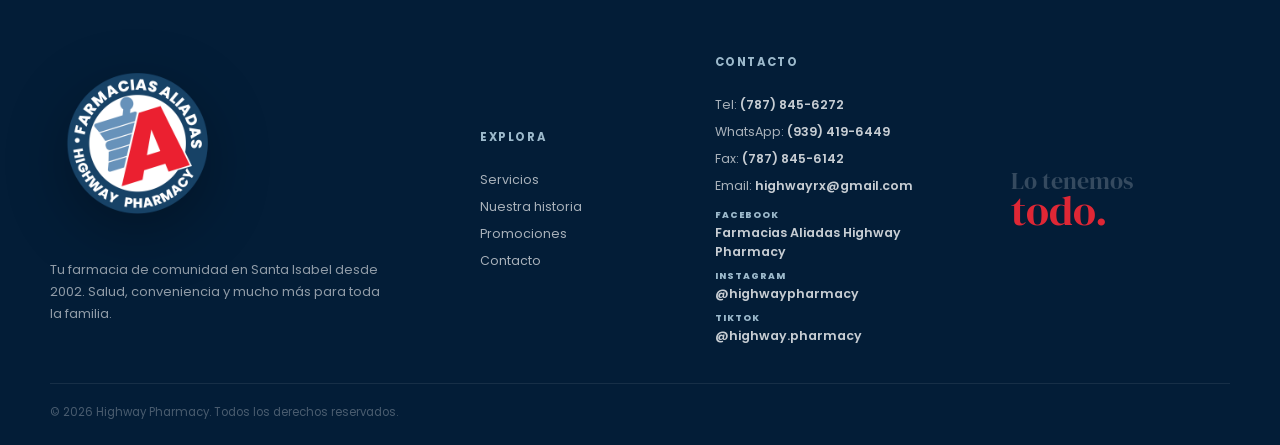
<file: servicios/index.html>
<!doctype html>
<html lang="es">
  <head>
    <meta charset="UTF-8" />
    <meta name="viewport" content="width=device-width, initial-scale=1.0" />
    <meta name="theme-color" content="#062d55" />
    <meta
      name="description"
      content="Conoce todos los servicios de Highway Pharmacy: farmacia, vacunación, autofarmacia, delivery, conveniencia, regalos y más."
    />
    <meta property="og:type" content="website" />
    <meta property="og:site_name" content="Highway Pharmacy" />
    <meta property="og:title" content="Servicios | Highway Pharmacy" />
    <meta property="og:description" content="Todos los servicios de Highway Pharmacy en Santa Isabel." />
    <meta property="og:locale" content="es_PR" />
    <meta property="og:locale:alternate" content="en_US" />
    <meta property="og:url" content="https://highwaypharmacypr.com/servicios" />
    <meta property="og:image" content="https://highwaypharmacypr.com/assets/icono-highway.png" />
    <link rel="icon" type="image/png" href="/assets/icono-highway.png" />
    <link rel="apple-touch-icon" href="/assets/icono-highway.png" />
    <link rel="canonical" href="https://highwaypharmacypr.com/servicios" />
    <link rel="alternate" hreflang="es" href="https://highwaypharmacypr.com/servicios" />
    <link rel="alternate" hreflang="en" href="https://highwaypharmacypr.com/services" />
    <link rel="alternate" hreflang="x-default" href="https://highwaypharmacypr.com/servicios" />
    <link rel="preconnect" href="https://fonts.googleapis.com" />
    <link rel="preconnect" href="https://fonts.gstatic.com" crossorigin />
    <link
      href="https://fonts.googleapis.com/css2?family=DM+Serif+Display&family=Poppins:wght@400;500;600;700;800&display=swap"
      rel="stylesheet"
    />
    <link rel="stylesheet" href="/styles.css?v=20260714-2" />
    <title>Servicios | Highway Pharmacy</title>
    <script type="application/ld+json">
      {
        "@context": "https://schema.org",
        "@type": ["Pharmacy", "LocalBusiness"],
        "name": "Farmacias Aliadas Highway Pharmacy",
        "url": "https://highwaypharmacypr.com",
        "telephone": "+1-787-845-6272",
        "faxNumber": "+1-787-845-6142",
        "email": "highwayrx@gmail.com",
        "image": "https://highwaypharmacypr.com/assets/hero-exterior.jpg",
        "contactPoint": [
          {
            "@type": "ContactPoint",
            "telephone": "+1-787-845-6272",
            "contactType": "pharmacy"
          },
          {
            "@type": "ContactPoint",
            "telephone": "+1-939-419-6449",
            "contactType": "WhatsApp Business",
            "url": "https://wa.me/19394196449"
          }
        ],
        "address": {
          "@type": "PostalAddress",
          "streetAddress": "Plaza Oasis, Carr. 153 km 6.9, Edificio B Local B3",
          "addressLocality": "Santa Isabel",
          "addressRegion": "PR",
          "postalCode": "00757",
          "addressCountry": "US"
        },
        "openingHoursSpecification": [
          {
            "@type": "OpeningHoursSpecification",
            "dayOfWeek": ["Monday", "Tuesday", "Wednesday", "Thursday", "Friday"],
            "opens": "08:00",
            "closes": "18:45"
          },
          {
            "@type": "OpeningHoursSpecification",
            "dayOfWeek": "Saturday",
            "opens": "08:00",
            "closes": "16:45"
          },
          {
            "@type": "OpeningHoursSpecification",
            "dayOfWeek": "Sunday"
          }
        ],
        "sameAs": [
          "https://www.facebook.com/highwayRx",
          "https://www.instagram.com/highwaypharmacy",
          "https://www.tiktok.com/@highway.pharmacy"
        ]
      }
    </script>
  </head>
  <body class="services-page">
    <a class="skip-link" href="#main">Skip to content</a>
    <div class="announcement">
      <div class="shell announcement-inner">
        <span id="open-status"></span>
        <span class="announcement-dot"></span>
        <span id="announcement-message"></span>
        <a class="announcement-phone" href="tel:+17878456272"><span aria-hidden="true">•</span><span>(787) 845-6272</span></a>
      </div>
    </div>

    <header class="site-header" id="top">
      <div class="shell header-inner">
        <a class="brand" data-home-link aria-label="Highway Pharmacy home">
          <img class="brand-logo" src="/assets/logo-highway.png" alt="Farmacias Aliadas Highway Pharmacy" onerror="handleLogoError(this)" />
          <span class="brand-fallback"><strong>HIGHWAY</strong><span>PHARMACY</span></span>
        </a>

        <button class="menu-toggle" type="button" aria-expanded="false" aria-controls="site-nav" aria-label="Open menu">
          <span></span><span></span><span></span>
          <span class="sr-only">Menu</span>
        </button>

        <nav class="site-nav" id="site-nav" aria-label="Primary navigation">
          <div class="mobile-nav-head">
            <img class="mobile-nav-logo" src="/assets/logo-highway.png" alt="Farmacias Aliadas Highway Pharmacy" onerror="this.hidden = true" />
            <button class="menu-close" type="button" aria-label="Close menu">
              <span></span><span></span>
            </button>
          </div>
          <a data-nav="home"></a>
          <a data-nav="services"></a>
          <a data-nav="story"></a>
          <a data-nav="promos"></a>
          <a data-nav="contact"></a>
          <a class="nav-shop" data-nav="shop" href="/es/#shop"></a>
          <div class="mobile-language-switch" aria-label="Language">
            <a data-lang="es">ES</a>
            <span>/</span>
            <a data-lang="en">EN</a>
          </div>
        </nav>

        <div class="header-tools">
          <div class="language-switch" aria-label="Language">
            <a data-lang="es">ES</a>
            <span>/</span>
            <a data-lang="en">EN</a>
          </div>
          <a class="header-call" href="tel:+17878456272" aria-label="Call Highway Pharmacy">
            <span data-icon="phone"></span>
          </a>
        </div>
      </div>
    </header>

    <main id="main">
      <section class="services-page-hero">
        <div class="shell services-page-hero-grid">
          <div class="services-page-heading reveal">
            <div class="eyebrow eyebrow-red" data-copy="servicesPageEyebrow"></div>
            <h1 data-copy="servicesPageTitle"></h1>
            <p data-copy="servicesPageIntro"></p>
          </div>
          <div class="services-page-note reveal">
            <span>Lo tenemos todo.</span>
            <strong>Servicios para salud, conveniencia y bienestar.</strong>
          </div>
        </div>
      </section>

      <section class="section services-catalog-section" aria-labelledby="services-catalog-title">
        <div class="shell">
          <h2 class="sr-only" id="services-catalog-title">Catálogo de servicios</h2>
          <div class="services-catalog-grid">
            <article class="services-category-card reveal">
              <span class="services-category-icon" data-icon="rx"></span>
              <h2>Servicios Farmacéuticos</h2>
              <ul>
                <li>Dispensación de medicamentos recetados</li>
                <li>Consulta farmacéutica</li>
                <li>Orientación sobre medicamentos</li>
                <li>Vacunación</li>
                <li>Entrega de medicamentos (Delivery)</li>
                <li>Autofarmacia / Servicarro</li>
              </ul>
            </article>
            <article class="services-category-card reveal">
              <span class="services-category-icon" data-icon="heart"></span>
              <h2>Salud y Bienestar</h2>
              <ul>
                <li>Equipo médico</li>
                <li>Medicamentos OTC (Over-the-Counter)</li>
                <li>Productos de monitoreo de salud</li>
                <li>Productos de cuidado personal</li>
                <li>Vitaminas y suplementos</li>
              </ul>
            </article>
            <article class="services-category-card reveal">
              <span class="services-category-icon" data-icon="spark"></span>
              <h2>Servicios de Conveniencia</h2>
              <ul>
                <li>Pago de utilidades</li>
                <li>Recarga AutoExpreso</li>
                <li>Sellos</li>
                <li>Copias</li>
                <li>Envío de Email y Fax</li>
              </ul>
            </article>
            <article class="services-category-card reveal">
              <span class="services-category-icon" data-icon="gift"></span>
              <h2>Regalos y Servicios Especiales</h2>
              <ul>
                <li>Envoltura de regalos</li>
                <li>Tarjetas para ocasiones especiales</li>
                <li>Artículos de temporada</li>
              </ul>
            </article>
            <article class="services-category-card reveal">
              <span class="services-category-icon" data-icon="teddy"></span>
              <h2>Juguetería</h2>
              <ul>
                <li>Juguetes para niños</li>
                <li>Juguetes educativos</li>
              </ul>
            </article>
            <article class="services-category-card reveal">
              <span class="services-category-icon" data-icon="storefront"></span>
              <h2>Área de Tienda General</h2>
              <ul>
                <li>Snacks</li>
                <li>Bebidas</li>
                <li>Dulces</li>
                <li>Artículos para el hogar</li>
                <li>Artículos de temporada</li>
                <li>Productos de conveniencia diaria</li>
                <li>Artículos escolares</li>
              </ul>
            </article>
            <article class="services-category-card reveal">
              <span class="services-category-icon" data-icon="phone"></span>
              <h2>Servicios de Atención al Cliente</h2>
              <ul>
                <li>Atención personalizada</li>
                <li>Servicio bilingüe</li>
                <li>Ayuda con recetas y orientación</li>
                <li>Servicio a Santa Isabel y pueblos limítrofes</li>
                <li>Contacto por teléfono</li>
                <li>Contacto por WhatsApp</li>
                <li>Contacto por email</li>
              </ul>
            </article>
            <article class="services-category-card reveal">
              <span class="services-category-icon" data-icon="car"></span>
              <h2>Acceso y Conveniencia</h2>
              <ul>
                <li>Estacionamiento</li>
                <li>Autofarmacia</li>
                <li>Recogido rápido de medicamentos</li>
                <li>Delivery a domicilio</li>
              </ul>
            </article>
          </div>
        </div>
      </section>
    </main>

    <footer class="site-footer">
      <div class="shell footer-grid">
        <div class="footer-brand-block">
          <a class="footer-logo-link" data-home-link aria-label="Highway Pharmacy home">
            <img class="footer-logo" src="/assets/icono-highway.png" alt="Farmacias Aliadas Highway Pharmacy icon" onerror="this.hidden = true" />
          </a>
          <p data-copy="footerBody"></p>
        </div>
        <div>
          <h3 data-copy="footerExplore"></h3>
          <a href="/servicios" data-footer-nav="services" data-copy="services"></a>
          <a href="/es/historia#story" data-footer-nav="story" data-copy="ourStory"></a>
          <a href="/es/promociones#promotions" data-footer-nav="promos" data-copy="promotions"></a>
          <a href="/es/contacto#contact" data-footer-nav="contact" data-copy="contact"></a>
        </div>
        <div>
          <h3 data-copy="footerContact"></h3>
          <a href="tel:+17878456272"><span>Tel:</span> <strong>(787) 845-6272</strong></a>
          <a href="https://wa.me/19394196449" target="_blank" rel="noreferrer"><span>WhatsApp:</span> <strong>(939) 419-6449</strong></a>
          <a href="tel:+17878456142"><span>Fax:</span> <strong>(787) 845-6142</strong></a>
          <a href="mailto:highwayrx@gmail.com"><span>Email:</span> <strong>highwayrx@gmail.com</strong></a>
          <div class="footer-socials">
            <a href="https://www.facebook.com/highwayRx" target="_blank" rel="noreferrer"><span>Facebook</span><strong>Farmacias Aliadas Highway Pharmacy</strong></a>
            <a href="https://www.instagram.com/highwaypharmacy" target="_blank" rel="noreferrer"><span>Instagram</span><strong>@highwaypharmacy</strong></a>
            <a href="https://www.tiktok.com/@highway.pharmacy" target="_blank" rel="noreferrer"><span>TikTok</span><strong>@highway.pharmacy</strong></a>
          </div>
        </div>
        <div class="footer-tagline"><span>Lo tenemos</span><strong>todo.</strong></div>
      </div>
      <div class="shell footer-bottom">
        <span data-copy="rights"></span>
      </div>
    </footer>

    <nav class="mobile-actions" aria-label="Quick actions">
      <a href="tel:+17878456272"><span data-icon="phone"></span><small data-copy="call"></small></a>
      <a href="https://wa.me/19394196449" target="_blank" rel="noreferrer"><span data-icon="whatsapp"></span><small>WhatsApp</small></a>
      <a href="https://www.google.com/maps/search/?api=1&query=Highway+Pharmacy+Santa+Isabel+PR" target="_blank" rel="noreferrer"><span data-icon="pin"></span><small data-copy="map"></small></a>
    </nav>

    <script src="/app.js?v=20260714-2"></script>
  </body>
</html>
</file>
<file: styles.css>
:root {
  --navy: #062d55;
  --navy-deep: #031d37;
  --blue: #78a5c9;
  --blue-soft: #edf5fa;
  --red: #df2735;
  --red-dark: #bd1422;
  --gray: #64717e;
  --line: #dce5eb;
  --cream: #f8f5ef;
  --white: #fff;
  --shadow: 0 24px 70px rgba(6, 45, 85, 0.13);
  --shell: min(1180px, calc(100vw - 40px));
}

* {
  box-sizing: border-box;
}

html {
  scroll-behavior: smooth;
  overflow-x: hidden;
}

body {
  margin: 0;
  color: var(--navy);
  background: var(--white);
  font-family: "Poppins", sans-serif;
  -webkit-font-smoothing: antialiased;
  overflow-x: hidden;
}

body.menu-open {
  overflow: hidden;
  touch-action: none;
}

a {
  color: inherit;
  text-decoration: none;
}

button,
input,
textarea {
  font: inherit;
}

.shell {
  width: var(--shell);
  margin-inline: auto;
}

.sr-only {
  position: absolute;
  width: 1px;
  height: 1px;
  padding: 0;
  margin: -1px;
  overflow: hidden;
  clip: rect(0, 0, 0, 0);
  white-space: nowrap;
  border: 0;
}

.skip-link {
  position: fixed;
  z-index: 1000;
  top: 10px;
  left: 10px;
  padding: 10px 16px;
  color: white;
  background: var(--red);
  transform: translateY(-150%);
}

.skip-link:focus {
  transform: translateY(0);
}

.announcement {
  color: white;
  background: var(--navy-deep);
  font-size: 12.5px;
  font-weight: 600;
  letter-spacing: 0.04em;
}

.announcement-inner {
  height: 36px;
  display: flex;
  align-items: center;
  justify-content: flex-end;
  gap: 10px;
}

.announcement-inner span,
.announcement-inner a {
  white-space: nowrap;
}

.announcement-inner a {
  display: inline-flex;
  align-items: center;
  gap: 10px;
  margin-left: 0;
}

.announcement-phone span:first-child {
  flex: 0 0 auto;
  color: currentColor;
  font-weight: 800;
}

#announcement-message,
.announcement-dot {
  display: none;
}

.announcement-dot {
  width: 5px;
  height: 5px;
  border-radius: 50%;
  background: #65cf8d;
  box-shadow: 0 0 0 4px rgba(101, 207, 141, 0.13);
}

.site-header {
  position: sticky;
  z-index: 100;
  top: 0;
  background: rgba(255, 255, 255, 0.96);
  border-bottom: 1px solid rgba(220, 229, 235, 0.8);
  backdrop-filter: blur(16px);
}

.menu-open .site-header {
  z-index: 220;
  backdrop-filter: none;
}

.header-inner {
  height: 88px;
  display: flex;
  align-items: center;
  gap: 30px;
}

.brand {
  display: inline-flex;
  align-items: center;
  gap: 10px;
  flex-shrink: 0;
}

.brand-logo {
  width: 244px;
  height: 54px;
  object-fit: contain;
  object-position: left center;
}

.brand-fallback {
  display: none;
  line-height: 0.96;
}

.logo-failed .brand-logo {
  display: none;
}

.logo-failed .brand-fallback {
  display: grid;
}

.brand-fallback strong {
  font-size: 16px;
  letter-spacing: 0.07em;
}

.brand-fallback span {
  color: var(--red);
  font-size: 10px;
  font-weight: 700;
  letter-spacing: 0.27em;
}

.site-nav {
  display: flex;
  align-items: center;
  gap: 24px;
  margin-left: auto;
  color: #344d64;
  font-size: 13px;
  font-weight: 600;
}

.site-nav a {
  position: relative;
  padding-block: 30px;
}

.site-nav a:not(.nav-shop)::after {
  content: "";
  position: absolute;
  bottom: 20px;
  left: 0;
  width: 100%;
  height: 2px;
  background: var(--red);
  transform: scaleX(0);
  transform-origin: right;
  transition: transform 180ms ease;
}

.site-nav a:hover::after {
  transform: scaleX(1);
  transform-origin: left;
}

.site-nav .nav-shop {
  padding: 12px 16px;
  color: white;
  background: var(--navy);
  border-radius: 8px;
}

.header-tools {
  display: flex;
  align-items: center;
  gap: 15px;
}

.language-switch {
  display: flex;
  align-items: center;
  gap: 4px;
  color: #82909c;
  font-size: 12px;
  font-weight: 700;
}

.language-switch a {
  cursor: pointer;
}

.language-switch a.active {
  color: var(--red);
}

.header-call {
  display: none;
}

.menu-toggle {
  display: none;
}

.mobile-nav-head,
.mobile-language-switch,
.menu-close {
  display: none;
}

.hero {
  position: relative;
  min-height: 670px;
  display: grid;
  align-items: center;
  color: white;
  overflow: hidden;
}

.hero-media,
.hero-shade,
.hero-accent {
  position: absolute;
  inset: 0;
}

.hero-media {
  background: var(--navy-deep);
  transform: scale(1.002);
}

.hero-media img,
.feature-photo,
.promo-photo,
.real-photo img {
  width: 100%;
  height: 100%;
  display: block;
  object-fit: cover;
}

.hero-media img {
  object-position: center;
}

.real-photo {
  position: relative;
  background: var(--blue-soft);
  overflow: hidden;
}

.hero-media.real-photo {
  position: absolute;
}

.real-photo.image-failed::after,
.feature-card.image-failed::after,
.promo-card.image-failed::after {
  content: attr(data-fallback);
  position: absolute;
  inset: 0;
  z-index: 1;
  display: grid;
  place-items: center;
  padding: 25px;
  color: var(--gray);
  background: var(--blue-soft);
  font-size: 10px;
  font-weight: 700;
  letter-spacing: 0.08em;
  text-align: center;
  text-transform: uppercase;
}

.hero-shade {
  background:
    linear-gradient(90deg, rgba(2, 24, 45, 0.94) 0%, rgba(2, 24, 45, 0.78) 34%, rgba(2, 24, 45, 0.16) 68%, rgba(2, 24, 45, 0.02) 100%),
    linear-gradient(0deg, rgba(2, 24, 45, 0.38), transparent 35%);
}

.hero-accent {
  width: 8px;
  right: auto;
  left: 0;
  background: var(--red);
}

.hero-inner {
  position: relative;
  z-index: 2;
  display: flex;
  align-items: flex-end;
  justify-content: space-between;
  padding-block: 90px;
}

.hero-copy {
  max-width: 720px;
}

.eyebrow {
  display: flex;
  align-items: center;
  gap: 10px;
  color: var(--blue);
  font-size: 11px;
  font-weight: 700;
  letter-spacing: 0.19em;
  text-transform: uppercase;
}

.eyebrow::before {
  content: "";
  width: 27px;
  height: 2px;
  background: currentColor;
}

.eyebrow-light {
  color: #b7d6e9;
}

.eyebrow-red {
  color: var(--red);
}

.hero h1 {
  max-width: 650px;
  margin: 22px 0 4px;
  font-family: "DM Serif Display", Georgia, serif;
  font-size: clamp(58px, 6.4vw, 94px);
  font-weight: 400;
  line-height: 0.95;
  letter-spacing: -0.035em;
}

.hero-tagline {
  margin: 12px 0 18px;
  color: #f7c9cc;
  font-family: "DM Serif Display", Georgia, serif;
  font-size: 30px;
  font-style: italic;
}

.hero-description {
  max-width: 510px;
  margin: 0 0 31px;
  color: rgba(255, 255, 255, 0.82);
  font-size: 15px;
  line-height: 1.8;
}

.hero-actions {
  display: flex;
  flex-wrap: wrap;
  gap: 10px;
}

.button {
  min-height: 48px;
  display: inline-flex;
  align-items: center;
  justify-content: center;
  gap: 9px;
  padding: 0 20px;
  border: 1px solid transparent;
  border-radius: 8px;
  font-size: 12px;
  font-weight: 700;
  transition: transform 180ms ease, background 180ms ease, box-shadow 180ms ease;
}

.button:hover {
  transform: translateY(-2px);
}

.button:focus-visible,
.site-nav a:focus-visible,
.language-switch a:focus-visible,
.mobile-language-switch a:focus-visible,
.header-call:focus-visible,
.menu-toggle:focus-visible,
.menu-close:focus-visible,
.contact-methods a:focus-visible,
.text-link:focus-visible,
.hero-scroll:focus-visible,
.mobile-actions a:focus-visible {
  outline: 3px solid rgba(223, 39, 53, 0.36);
  outline-offset: 4px;
  border-radius: 9px;
}

.button svg,
.contact-methods svg,
.visit-top svg,
.mobile-actions svg,
.header-call svg {
  width: 17px;
  height: 17px;
}

.button-whatsapp {
  color: white;
  background: #1f9e60;
  box-shadow: 0 12px 28px rgba(20, 126, 75, 0.28);
}

.button-white {
  color: var(--navy);
  background: white;
}

.button-ghost {
  color: white;
  border-color: rgba(255, 255, 255, 0.42);
  background: rgba(255, 255, 255, 0.06);
  backdrop-filter: blur(10px);
}

.button-navy {
  color: white;
  background: var(--navy);
}

.button-red {
  color: white;
  background: var(--red);
}

.hero-hours {
  min-width: 210px;
  display: flex;
  align-items: center;
  gap: 12px;
  margin-bottom: 3px;
  padding: 16px;
  border: 1px solid rgba(255, 255, 255, 0.2);
  border-radius: 10px;
  background: rgba(4, 33, 60, 0.72);
  backdrop-filter: blur(12px);
}

.hours-icon {
  width: 39px;
  height: 39px;
  display: grid;
  place-items: center;
  color: #bcd9e8;
  border-radius: 50%;
  background: rgba(255, 255, 255, 0.1);
}

.hours-icon svg {
  width: 17px;
}

.hero-hours div {
  display: grid;
}

.hero-hours small {
  color: #b7ccdb;
  font-size: 9px;
  font-weight: 700;
  letter-spacing: 0.13em;
  text-transform: uppercase;
}

.hero-hours strong {
  margin-top: 4px;
  font-size: 12px;
}

.hero-scroll {
  position: absolute;
  z-index: 4;
  bottom: 31px;
  left: 50%;
  display: flex;
  align-items: center;
  gap: 10px;
  color: rgba(255, 255, 255, 0.62);
  font-size: 9px;
  font-weight: 700;
  letter-spacing: 0.13em;
  text-transform: uppercase;
  transform: translateX(-50%);
}

.hero-scroll i {
  position: relative;
  width: 35px;
  height: 1px;
  background: rgba(255, 255, 255, 0.34);
}

.trust-bar {
  position: relative;
  z-index: 6;
  color: white;
  background: var(--navy);
}

.trust-grid {
  display: grid;
  grid-template-columns: repeat(4, 1fr);
}

.trust-grid article {
  min-height: 104px;
  display: flex;
  align-items: center;
  gap: 15px;
  padding: 20px 25px;
  border-right: 1px solid rgba(255, 255, 255, 0.12);
}

.trust-grid article:first-child {
  border-left: 1px solid rgba(255, 255, 255, 0.12);
}

.trust-grid article > span {
  width: 38px;
  height: 38px;
  display: grid;
  place-items: center;
  flex: 0 0 auto;
  color: #aad0e7;
  border: 1px solid rgba(255, 255, 255, 0.14);
  border-radius: 50%;
}

.trust-grid svg {
  width: 18px;
  height: 18px;
}

.trust-grid div {
  display: grid;
  gap: 3px;
}

.trust-grid strong {
  font-size: 11px;
}

.trust-grid small {
  color: rgba(255, 255, 255, 0.53);
  font-size: 9px;
  line-height: 1.4;
}

.section {
  padding-block: 112px;
}

.split-intro {
  display: grid;
  grid-template-columns: 1fr 0.85fr;
  gap: 100px;
  align-items: end;
  margin-bottom: 65px;
}

.section-heading h2,
.section-top h2,
.department-copy h2,
.story-heading h2,
.pharmacist-copy h2,
.contact-copy h2,
.shop-card h2 {
  max-width: 690px;
  margin: 16px 0 0;
  color: var(--navy);
  font-family: "DM Serif Display", Georgia, serif;
  font-size: clamp(44px, 5.5vw, 72px);
  font-weight: 400;
  line-height: 1.02;
  letter-spacing: -0.032em;
}

.intro-body p,
.department-copy > p,
.contact-copy > p {
  margin: 0 0 20px;
  color: var(--gray);
  font-size: 15px;
  line-height: 1.85;
}

.text-link {
  display: inline-flex;
  align-items: center;
  gap: 12px;
  color: var(--navy);
  font-size: 12px;
  font-weight: 800;
  letter-spacing: 0.04em;
  text-transform: uppercase;
}

.text-link span:last-child {
  color: var(--red);
  font-size: 18px;
  transition: transform 180ms ease;
}

.text-link:hover span:last-child {
  transform: translateX(4px);
}

.service-feature-grid {
  display: grid;
  grid-template-columns: 1.25fr 0.85fr 0.85fr;
  gap: 15px;
}

.feature-card {
  position: relative;
  min-height: 440px;
  display: flex;
  flex-direction: column;
  justify-content: flex-end;
  padding: 34px;
  border-radius: 15px;
  overflow: hidden;
}

.feature-card::after {
  content: "";
  position: absolute;
  inset: 0;
  z-index: 1;
  background: linear-gradient(0deg, rgba(3, 29, 55, 0.95), rgba(3, 29, 55, 0.12) 75%);
}

.feature-card > :not(.feature-photo) {
  position: relative;
  z-index: 2;
}

.feature-photo {
  position: absolute;
  inset: 0;
}

.feature-card h3 {
  margin: 8px 0 12px;
  font-family: "DM Serif Display", Georgia, serif;
  font-size: 33px;
  font-weight: 400;
  line-height: 1.05;
}

.feature-card p {
  margin: 0;
  font-size: 12.5px;
  line-height: 1.75;
}

.feature-main {
  display: grid;
  grid-template-columns: auto 1fr;
  align-items: end;
  gap: 23px;
  color: white;
  background: var(--navy);
}

.feature-main p,
.feature-main li {
  color: rgba(255, 255, 255, 0.65);
}

.feature-main ul {
  display: grid;
  grid-template-columns: 1fr 1fr;
  gap: 8px;
  margin: 20px 0 24px;
  padding: 0;
  list-style: none;
}

.feature-main li {
  display: flex;
  align-items: center;
  gap: 7px;
  font-size: 10.5px;
}

.feature-main li::before {
  content: "";
  width: 4px;
  height: 4px;
  border-radius: 50%;
  background: var(--red);
}

.feature-number {
  position: absolute;
  top: 23px;
  right: 25px;
  color: rgba(255, 255, 255, 0.3);
  font-family: "DM Serif Display", Georgia, serif;
  font-size: 20px;
}

.feature-icon {
  position: relative;
  z-index: 2;
  width: 61px;
  height: 61px;
  display: grid;
  place-items: center;
  margin-bottom: 3px;
  color: white;
  border-radius: 50%;
  background: var(--red);
}

.feature-icon svg {
  width: 25px;
  height: 25px;
}

.card-kicker {
  color: var(--blue) !important;
  font-size: 9px !important;
  font-weight: 800;
  letter-spacing: 0.17em;
  text-transform: uppercase;
}

.light-link {
  color: white;
}

.feature-drive {
  color: white;
  background: var(--navy);
}

.feature-drive .feature-icon {
  background: white;
  color: var(--navy);
}

.feature-drive .feature-number {
  color: rgba(255, 255, 255, 0.65);
}

.feature-drive p {
  color: rgba(255, 255, 255, 0.72);
}

.feature-pill {
  width: fit-content;
  margin-top: 19px;
  padding: 6px 10px;
  color: white;
  border: 1px solid rgba(255, 255, 255, 0.24);
  border-radius: 20px;
  font-size: 9.5px;
  font-weight: 700;
  letter-spacing: 0.08em;
  text-transform: uppercase;
}

.feature-convenience {
  color: var(--navy);
  background: var(--blue-soft);
}

.feature-convenience::after {
  display: none;
}

.feature-convenience .feature-icon {
  color: var(--navy);
  background: white;
  box-shadow: 0 10px 30px rgba(6, 45, 85, 0.1);
}

.feature-convenience .feature-number {
  color: rgba(6, 45, 85, 0.2);
}

.feature-convenience p {
  color: var(--gray);
}

.mini-services {
  display: flex;
  flex-wrap: wrap;
  gap: 6px;
  margin-top: 20px;
}

.mini-services span {
  padding: 7px 9px;
  color: #587086;
  border: 1px solid #d4e2eb;
  border-radius: 6px;
  background: rgba(255, 255, 255, 0.62);
  font-size: 9.5px;
  font-weight: 600;
  line-height: 1.35;
}

.department-section {
  background: var(--cream);
}

.inside-section {
  padding-bottom: 50px;
}

.services-page-hero {
  padding-block: 86px 58px;
  background:
    radial-gradient(circle at 85% 14%, rgba(223, 39, 53, 0.09), transparent 28%),
    linear-gradient(180deg, #f8fbfd, #fff);
}

.services-page-hero-grid {
  display: grid;
  grid-template-columns: minmax(0, 1fr) 320px;
  gap: 42px;
  align-items: end;
}

.services-page-heading {
  max-width: 780px;
}

.services-page-heading h1 {
  max-width: 720px;
  margin: 12px 0 18px;
  color: var(--navy);
  font-family: "DM Serif Display", Georgia, serif;
  font-size: clamp(58px, 7vw, 92px);
  font-weight: 400;
  line-height: 0.92;
  letter-spacing: -0.045em;
}

.services-page-heading p {
  max-width: 720px;
  margin: 0;
  color: #586b7d;
  font-size: 16px;
  line-height: 1.75;
}

.services-page-note {
  padding: 24px;
  color: white;
  border-radius: 22px;
  background:
    radial-gradient(circle at 85% 12%, rgba(255, 255, 255, 0.18), transparent 36%),
    linear-gradient(135deg, var(--navy-deep), var(--navy));
  box-shadow: var(--shadow);
}

.services-page-note span {
  display: block;
  color: var(--red);
  font-size: 11px;
  font-weight: 800;
  letter-spacing: 0.14em;
  text-transform: uppercase;
}

.services-page-note strong {
  display: block;
  margin-top: 10px;
  font-family: "DM Serif Display", Georgia, serif;
  font-size: 32px;
  font-weight: 400;
  line-height: 1;
  letter-spacing: -0.03em;
}

.services-catalog-section {
  padding-block: 72px 92px;
  background: var(--cream);
}

.services-catalog-grid {
  display: grid;
  grid-template-columns: repeat(4, minmax(0, 1fr));
  gap: 18px;
}

.services-category-card {
  min-height: 100%;
  padding: 24px;
  border: 1px solid rgba(220, 229, 235, 0.95);
  border-radius: 24px;
  background: white;
  box-shadow: 0 18px 46px rgba(6, 45, 85, 0.08);
}

.services-category-icon {
  width: 46px;
  height: 46px;
  display: grid;
  place-items: center;
  color: var(--red);
  border-radius: 14px;
  background: rgba(223, 39, 53, 0.08);
}

.services-category-icon svg {
  width: 21px;
  height: 21px;
}

.services-category-card h2 {
  margin: 18px 0 14px;
  color: var(--navy);
  font-family: "DM Serif Display", Georgia, serif;
  font-size: 31px;
  font-weight: 400;
  line-height: 0.98;
  letter-spacing: -0.03em;
}

.services-category-card ul {
  display: grid;
  gap: 9px;
  margin: 0;
  padding: 0;
  list-style: none;
}

.services-category-card li {
  position: relative;
  padding-left: 17px;
  color: #5c6d7b;
  font-size: 13px;
  line-height: 1.52;
}

.services-category-card li::before {
  content: "";
  position: absolute;
  top: 0.68em;
  left: 0;
  width: 6px;
  height: 6px;
  border-radius: 50%;
  background: var(--red);
}

.section-summary {
  max-width: 410px;
  margin: 0;
  color: var(--gray);
  font-size: 13px;
  line-height: 1.75;
}

.inside-grid {
  display: grid;
  grid-template-columns: 1fr 1fr;
  gap: 16px;
}

.inside-grid figure {
  min-height: 390px;
  margin: 0;
  border-radius: 14px;
}

.inside-grid figure:first-child {
  grid-column: span 1;
}

.inside-grid figcaption {
  position: absolute;
  z-index: 2;
  right: 18px;
  bottom: 18px;
  left: 18px;
  width: fit-content;
  padding: 8px 11px;
  color: white;
  border-radius: 5px;
  background: rgba(3, 29, 55, 0.82);
  backdrop-filter: blur(8px);
  font-size: 9.5px;
  font-weight: 700;
  letter-spacing: 0.08em;
  text-transform: uppercase;
}

.toys-section {
  padding-block: 80px;
  background:
    radial-gradient(circle at 92% 18%, rgba(223, 39, 53, 0.08), transparent 28%),
    var(--cream);
}

.toys-grid {
  display: grid;
  grid-template-columns: 0.85fr 1.15fr;
  gap: 65px;
  align-items: center;
}

.toys-copy {
  display: grid;
  align-content: center;
  gap: 22px;
}

.toys-eyebrow {
  margin-bottom: -4px;
}

.toys-title-art {
  width: min(100%, 420px);
  height: auto;
  display: block;
  filter: drop-shadow(0 18px 35px rgba(6, 45, 85, 0.12));
}

.toys-copy p {
  max-width: 510px;
  margin: 0;
  color: #4f5f6f;
  font-size: 14.5px;
  line-height: 1.85;
}

.toys-photo {
  min-height: 430px;
  margin: 0;
  border-radius: 18px;
  box-shadow: var(--shadow);
}

.department-grid {
  display: grid;
  grid-template-columns: 0.9fr 1.05fr;
  gap: 72px;
  align-items: center;
}

.department-copy h2 {
  margin-bottom: 23px;
}

.department-copy .button {
  margin-top: 10px;
}

.pharmacy-care-panel {
  display: grid;
  grid-template-columns: repeat(2, minmax(0, 1fr));
  gap: 14px;
  padding: 18px;
  border: 1px solid var(--line);
  border-radius: 18px;
  background:
    linear-gradient(135deg, rgba(255, 255, 255, 0.96), rgba(237, 245, 250, 0.92)),
    var(--white);
  box-shadow: var(--shadow);
}

.care-service-card {
  min-height: 165px;
  display: flex;
  flex-direction: column;
  justify-content: space-between;
  gap: 24px;
  padding: 24px;
  border: 1px solid #dce7ef;
  border-radius: 14px;
  background: white;
}

.care-service-card > span {
  width: 46px;
  height: 46px;
  display: grid;
  place-items: center;
  color: var(--red);
  border-radius: 12px;
  background: #f9e8e9;
}

.care-service-card svg {
  width: 21px;
  height: 21px;
}

.care-service-card strong {
  color: var(--navy);
  font-size: 14.5px;
  font-weight: 700;
  line-height: 1.35;
}

.section-top {
  display: flex;
  align-items: flex-end;
  justify-content: space-between;
  margin-bottom: 50px;
}

.section-top h2 {
  max-width: 600px;
  font-size: clamp(42px, 5vw, 66px);
}

.promo-grid {
  display: grid;
  grid-template-columns: repeat(2, minmax(0, 1fr));
  gap: 18px;
}

.promo-card {
  position: relative;
  min-height: 540px;
  padding: 30px;
  border: 1px solid var(--line);
  border-radius: 15px;
  overflow: hidden;
}

.promo-card h3 {
  margin: 24px 0 10px;
  font-family: "DM Serif Display", Georgia, serif;
  font-size: 27px;
  font-weight: 400;
  line-height: 1.1;
}

.promo-card p {
  color: var(--gray);
  font-size: 12px;
  line-height: 1.65;
}

.promo-shopper {
  grid-column: auto;
  min-height: 540px;
  display: grid;
  grid-template-columns: 1fr;
  gap: 20px;
  align-items: start;
  padding: 30px;
  color: white;
  border: 0;
  border-radius: 15px;
  background:
    radial-gradient(circle at 92% 18%, rgba(223, 39, 53, 0.22), transparent 30%),
    linear-gradient(135deg, var(--navy-deep), var(--navy));
  box-shadow: var(--shadow);
  transition: transform 180ms ease, box-shadow 180ms ease;
}

.promo-shopper:hover {
  transform: translateY(-3px);
  box-shadow: 0 28px 80px rgba(6, 45, 85, 0.2);
}

.shopper-cover {
  width: min(100%, 280px);
  aspect-ratio: 0.91;
  margin: 0;
  justify-self: center;
  border: 1px solid rgba(255, 255, 255, 0.16);
  border-radius: 14px;
  background: white;
  box-shadow: 0 20px 46px rgba(0, 0, 0, 0.26);
}

.shopper-cover img {
  object-fit: cover;
  object-position: center top;
}

.shopper-copy {
  max-width: 100%;
}

.shopper-copy h3 {
  max-width: 100%;
  color: white;
  font-size: clamp(32px, 2.7vw, 40px);
  line-height: 1.02;
  letter-spacing: -0.03em;
}

.shopper-copy p {
  max-width: 100%;
  color: rgba(255, 255, 255, 0.72);
  font-size: 14px;
  line-height: 1.6;
}

.shopper-button {
  width: fit-content;
  margin-top: 16px;
  border: 0;
}

.promo-card-photo {
  position: absolute;
  inset: 0;
  z-index: 0;
  width: 100%;
  height: 100%;
  object-fit: cover;
}

.promo-wide {
  min-height: 540px;
  display: flex;
  align-items: center;
  color: white;
  border: 0;
  background: var(--navy);
}

.promo-wide::after {
  content: "";
  position: absolute;
  inset: 0;
  z-index: 1;
  background: linear-gradient(90deg, rgba(3, 29, 55, 0.97) 0%, rgba(3, 29, 55, 0.74) 54%, rgba(3, 29, 55, 0.1) 100%);
}

.promo-photo {
  position: absolute;
  inset: 0;
  object-position: 75% center;
}

.promo-copy {
  position: relative;
  z-index: 3;
  max-width: 55%;
}

.promo-wide h3 {
  font-size: 41px;
}

.promo-wide p {
  color: rgba(255, 255, 255, 0.62);
}

.promo-label {
  display: inline-block;
  padding: 5px 8px;
  color: white;
  border-radius: 4px;
  background: var(--red);
  font-size: 9px;
  font-weight: 800;
  letter-spacing: 0.12em;
  text-transform: uppercase;
}

.promo-label-blue {
  color: var(--navy);
  background: #dcecf5;
}

.promo-label-red {
  color: var(--red);
  background: #fae4e6;
}

.promo-small {
  display: flex;
  flex-direction: column;
  align-items: flex-start;
  justify-content: flex-end;
}

.promo-soft {
  background: var(--cream);
}

.promo-image-card {
  color: white;
  border: 0;
  background: var(--navy);
}

.promo-image-card::before {
  content: "";
  position: absolute;
  inset: 0;
  z-index: 1;
  background: linear-gradient(0deg, rgba(3, 29, 55, 0.94), rgba(3, 29, 55, 0.58) 60%, rgba(3, 29, 55, 0.22));
}

.promo-image-card.image-failed::before {
  display: none;
}

.promo-image-card > :not(.promo-card-photo) {
  position: relative;
  z-index: 2;
}

.promo-image-card h3 {
  color: white;
}

.promo-image-card p {
  color: rgba(255, 255, 255, 0.84);
}

.promo-image-card .round-icon {
  color: white;
  border: 1px solid rgba(255, 255, 255, 0.24);
  background: rgba(255, 255, 255, 0.14);
  backdrop-filter: blur(8px);
}

.promo-image-card .promo-label-blue,
.promo-image-card .promo-label-red {
  color: white;
  background: rgba(223, 39, 53, 0.82);
}

.round-icon {
  width: 52px;
  height: 52px;
  display: grid;
  place-items: center;
  margin-bottom: auto;
  color: var(--navy);
  border-radius: 50%;
  background: var(--blue-soft);
}

.round-icon svg {
  width: 22px;
  height: 22px;
}

.red-round {
  color: var(--red);
  background: #f9e5e6;
}

.gift-gallery-heading {
  margin: 60px 0 22px;
}

.gift-gallery-heading h3 {
  margin: 10px 0 0;
  font-family: "DM Serif Display", Georgia, serif;
  font-size: 31px;
  font-weight: 400;
}

.gift-gallery {
  display: grid;
  grid-template-columns: repeat(6, minmax(180px, 1fr));
  gap: 10px;
  overflow-x: auto;
  padding-bottom: 10px;
  scroll-snap-type: x mandatory;
}

.gift-gallery figure {
  height: 270px;
  margin: 0;
  border-radius: 10px;
  scroll-snap-align: start;
}

.story-section {
  color: white;
  background:
    radial-gradient(circle at 5% 100%, rgba(121, 166, 200, 0.2), transparent 30%),
    var(--navy-deep);
}

.story-grid {
  display: grid;
  grid-template-columns: 0.8fr 1.2fr;
  gap: 100px;
}

.story-heading {
  position: sticky;
  top: 130px;
  align-self: start;
}

.story-heading h2 {
  color: white;
}

.story-heading > p {
  color: rgba(255, 255, 255, 0.58);
  font-size: 11px;
  line-height: 1.85;
}

.signature {
  margin-top: 35px;
  color: #dca9ad;
  font-family: "DM Serif Display", Georgia, serif;
  font-size: 23px;
  font-style: italic;
}

.timeline article {
  display: grid;
  grid-template-columns: 75px 1fr;
  gap: 26px;
  padding: 0 0 42px;
  border-left: 1px solid rgba(255, 255, 255, 0.14);
}

.timeline article > span {
  position: relative;
  left: -1px;
  display: flex;
  align-items: flex-start;
  gap: 10px;
  color: #a8ccdf;
  font-family: "DM Serif Display", Georgia, serif;
  font-size: 21px;
  transform: translateX(-50%);
}

.timeline article > span::before {
  content: "";
  width: 9px;
  height: 9px;
  flex: 0 0 auto;
  margin-top: 7px;
  border: 3px solid var(--navy-deep);
  border-radius: 50%;
  background: var(--red);
  box-shadow: 0 0 0 1px rgba(255, 255, 255, 0.3);
}

.timeline h3 {
  margin: 0 0 7px;
  font-family: "DM Serif Display", Georgia, serif;
  font-size: 28px;
  font-weight: 400;
}

.timeline p {
  margin: 0;
  color: rgba(255, 255, 255, 0.6);
  font-size: 12px;
  line-height: 1.75;
}

.timeline-photo {
  width: min(100%, 320px);
  aspect-ratio: 4 / 5;
  margin: 18px 0 2px;
  border: 1px solid rgba(255, 255, 255, 0.16);
  border-radius: 14px;
  background: rgba(255, 255, 255, 0.08);
  box-shadow: 0 18px 42px rgba(0, 0, 0, 0.2);
}

.timeline-photo img {
  object-position: center;
}

.timeline .timeline-now {
  padding-bottom: 0;
}

.pharmacist-section {
  background:
    radial-gradient(circle at 8% 12%, rgba(120, 165, 201, 0.16), transparent 30%),
    linear-gradient(135deg, #fff, var(--cream));
}

.pharmacist-grid {
  display: grid;
  grid-template-columns: minmax(300px, 0.82fr) minmax(0, 1.18fr);
  gap: 64px;
  align-items: center;
}

.pharmacist-photo {
  min-height: 560px;
  margin: 0;
  border: 1px solid var(--line);
  border-radius: 22px;
  box-shadow: var(--shadow);
}

.pharmacist-photo img {
  object-position: center top;
}

.pharmacist-copy {
  max-width: 720px;
}

.pharmacist-copy h2 {
  margin-top: 16px;
}

.pharmacist-subtitle {
  margin: 18px 0 0;
  color: var(--red-dark);
  font-size: 15px;
  font-weight: 800;
  line-height: 1.55;
}

.pharmacist-body {
  display: grid;
  gap: 13px;
  margin-top: 24px;
}

.pharmacist-body p {
  margin: 0;
  color: #4f5f6f;
  font-size: 14.5px;
  line-height: 1.78;
}

.values-section {
  padding-block: 30px;
  background: var(--red);
}

.values-grid {
  display: flex;
  align-items: center;
  justify-content: space-between;
  color: white;
}

.values-grid span {
  font-family: "DM Serif Display", Georgia, serif;
  font-size: 18px;
}

.values-grid i {
  width: 4px;
  height: 4px;
  border-radius: 50%;
  background: rgba(255, 255, 255, 0.55);
}

.shop-section {
  padding-block: 52px;
}

.shop-card {
  position: relative;
  min-height: 220px;
  display: flex;
  align-items: center;
  justify-content: space-between;
  padding: 42px 55px;
  color: white;
  border-radius: 18px;
  background: var(--navy);
  overflow: hidden;
}

.shop-card > div:not(.shop-rings) {
  position: relative;
  z-index: 2;
  max-width: 650px;
}

.shop-card h2 {
  margin-top: 11px;
  color: white;
  font-size: clamp(40px, 4.7vw, 60px);
}

.shop-card p {
  max-width: 560px;
  color: rgba(255, 255, 255, 0.66);
  font-size: 12px;
  line-height: 1.75;
}

.shop-rings,
.shop-rings i {
  position: absolute;
  inset: 0;
}

.shop-rings i {
  left: auto;
  top: 50%;
  right: -50px;
  width: 350px;
  height: 350px;
  border: 1px solid rgba(255, 255, 255, 0.08);
  border-radius: 50%;
  transform: translateY(-50%);
}

.shop-rings i:nth-child(2) {
  width: 250px;
  height: 250px;
  right: 0;
}

.shop-rings i:nth-child(3) {
  width: 150px;
  height: 150px;
  right: 50px;
}

.coming-soon {
  position: relative;
  z-index: 2;
  padding: 13px 18px;
  color: white;
  border: 1px solid rgba(255, 255, 255, 0.25);
  border-radius: 50px;
  font-size: 10px;
  font-weight: 700;
  letter-spacing: 0.15em;
  text-transform: uppercase;
}

.contact-section {
  padding-block: 50px 64px;
}

.contact-grid {
  display: grid;
  grid-template-columns: 1fr 0.82fr;
  gap: 72px;
  align-items: start;
}

.contact-copy h2 {
  margin-bottom: 20px;
}

.contact-methods {
  display: grid;
  gap: 8px;
  margin-top: 35px;
}

.quick-form {
  display: grid;
  gap: 9px;
  margin-top: 25px;
}

.form-row {
  display: grid;
  grid-template-columns: 1fr 1fr;
  gap: 9px;
}

.quick-form input,
.quick-form textarea {
  width: 100%;
  padding: 13px 14px;
  color: var(--navy);
  border: 1px solid var(--line);
  border-radius: 8px;
  outline: none;
  resize: vertical;
  font-size: 11.5px;
  transition: border-color 180ms ease, box-shadow 180ms ease;
}

.quick-form input:focus,
.quick-form textarea:focus {
  border-color: var(--blue);
  box-shadow: 0 0 0 3px rgba(121, 166, 200, 0.15);
}

.quick-form .button {
  width: fit-content;
  border: 0;
  cursor: pointer;
}

.form-note {
  margin: 2px 0 0;
  color: var(--gray);
  font-size: 9.5px;
  line-height: 1.6;
}

.contact-methods a {
  display: flex;
  align-items: center;
  gap: 15px;
  padding: 14px 16px;
  border: 1px solid var(--line);
  border-radius: 9px;
  transition: border 180ms ease, transform 180ms ease;
}

.contact-methods a:hover {
  border-color: var(--blue);
  transform: translateX(3px);
}

.contact-methods a > span {
  width: 37px;
  height: 37px;
  display: grid;
  place-items: center;
  color: var(--red);
  border-radius: 50%;
  background: #f9e8e9;
}

.contact-methods div {
  display: grid;
}

.contact-methods small,
.visit-top small {
  color: var(--gray);
  font-size: 9.5px;
  font-weight: 700;
  letter-spacing: 0.12em;
  text-transform: uppercase;
}

.contact-methods strong {
  margin-top: 3px;
  font-size: 13px;
}

.visit-card {
  padding: 40px;
  color: white;
  border-radius: 16px;
  background: var(--navy);
  box-shadow: var(--shadow);
}

.visit-top {
  display: flex;
  align-items: center;
  gap: 14px;
  padding-bottom: 22px;
  border-bottom: 1px solid rgba(255, 255, 255, 0.13);
}

.visit-top > span {
  width: 42px;
  height: 42px;
  display: grid;
  place-items: center;
  color: white;
  border-radius: 50%;
  background: var(--red);
}

.visit-top small {
  color: #9fb8ca;
}

.visit-top div {
  display: grid;
  gap: 4px;
}

.visit-top strong {
  font-family: "DM Serif Display", Georgia, serif;
  font-size: 24px;
  font-weight: 400;
}

.visit-card address {
  padding: 21px 0;
  color: rgba(255, 255, 255, 0.72);
  font-size: 12px;
  font-style: normal;
  line-height: 1.8;
}

.hours-table {
  display: grid;
  gap: 10px;
  padding: 20px 0;
  border-block: 1px solid rgba(255, 255, 255, 0.13);
}

.hours-table div {
  display: flex;
  justify-content: space-between;
  color: rgba(255, 255, 255, 0.68);
  font-size: 10.5px;
}

.hours-table strong {
  color: white;
  font-weight: 600;
}

.hours-table .closed {
  color: #ff9199;
}

.visit-card .button {
  width: 100%;
  margin-top: 25px;
}

.site-footer {
  padding-block: 54px 24px;
  color: white;
  background: var(--navy-deep);
}

.footer-grid {
  display: grid;
  grid-template-columns: 1.45fr 0.72fr 0.95fr 0.82fr;
  gap: 42px;
  align-items: center;
}

.footer-logo-link {
  display: inline-flex;
  align-items: center;
  justify-content: center;
  width: 160px;
  height: 160px;
  margin-bottom: 20px;
  padding: 0;
  border-radius: 50%;
  transition: transform 180ms ease, opacity 180ms ease;
}

.footer-logo-link:hover {
  opacity: 0.92;
  transform: translateY(-2px);
}

.footer-logo {
  width: 160px;
  height: 160px;
  display: block;
  object-fit: contain;
  object-position: center;
  filter: drop-shadow(0 18px 30px rgba(0, 0, 0, 0.28));
}

.footer-grid p {
  max-width: 340px;
  color: rgba(255, 255, 255, 0.56);
  font-size: 11px;
  line-height: 1.75;
}

.footer-grid h3 {
  margin: 0 0 16px;
  color: #9cb9cb;
  font-size: 9.5px;
  letter-spacing: 0.14em;
  text-transform: uppercase;
}

.footer-grid > div:not(:first-child):not(.footer-tagline) {
  display: flex;
  flex-direction: column;
  align-items: flex-start;
  gap: 9px;
}

.footer-grid > div a {
  color: rgba(255, 255, 255, 0.66);
  font-size: 10.5px;
}

.footer-grid > div a strong {
  color: rgba(255, 255, 255, 0.78);
  font-weight: 600;
}

.footer-socials {
  display: grid;
  gap: 9px;
  margin-top: 5px;
}

.footer-socials a {
  display: grid;
  gap: 2px;
}

.footer-socials span {
  color: #9cb9cb;
  font-size: 9px;
  font-weight: 800;
  letter-spacing: 0.12em;
  text-transform: uppercase;
}

.footer-socials strong {
  color: rgba(255, 255, 255, 0.78);
  font-size: inherit;
  font-weight: 600;
  line-height: 1.45;
}

.footer-tagline {
  display: flex;
  flex-direction: column;
  justify-content: center;
  color: rgba(255, 255, 255, 0.2);
  font-family: "DM Serif Display", Georgia, serif;
  font-size: 24px;
  line-height: 0.9;
}

.footer-tagline strong {
  color: var(--red);
  font-size: 42px;
  font-weight: 400;
}

.footer-bottom {
  display: flex;
  justify-content: space-between;
  margin-top: 38px;
  padding-top: 20px;
  color: rgba(255, 255, 255, 0.28);
  border-top: 1px solid rgba(255, 255, 255, 0.08);
  font-size: 9.5px;
}

.mobile-actions {
  display: none;
}

.reveal {
  opacity: 0;
  transform: translateY(20px);
  transition: opacity 700ms ease, transform 700ms ease;
}

.reveal.visible {
  opacity: 1;
  transform: translateY(0);
}

.hero .reveal {
  opacity: 1;
  transform: none;
}

@media (max-width: 1100px) {
  .services-page-hero-grid {
    grid-template-columns: 1fr;
  }

  .services-page-note {
    max-width: 520px;
  }

  .services-catalog-grid {
    grid-template-columns: repeat(2, minmax(0, 1fr));
  }
}

@media (min-width: 781px) {
  .announcement {
    font-size: 14.5px;
  }

  .announcement-inner {
    height: 38px;
  }

  .site-nav {
    font-size: 14.5px;
  }

  .site-nav .nav-shop {
    padding: 13px 18px;
  }

  .language-switch {
    font-size: 13.5px;
  }

  .eyebrow {
    font-size: 12.5px;
  }

  .hero-description {
    max-width: 560px;
    font-size: 18px;
    line-height: 1.72;
  }

  .button {
    min-height: 52px;
    padding-inline: 24px;
    font-size: 14px;
  }

  .hero-hours small,
  .hero-scroll,
  .card-kicker {
    font-size: 11px !important;
  }

  .hero-hours strong {
    font-size: 14.5px;
  }

  .trust-grid strong {
    font-size: 13px;
  }

  .trust-grid small {
    color: rgba(255, 255, 255, 0.66);
    font-size: 11px;
    line-height: 1.45;
  }

  .intro-body p,
  .department-copy > p,
  .pharmacist-body p,
  .contact-copy > p {
    font-size: 17px;
    line-height: 1.78;
  }

  .pharmacist-subtitle {
    font-size: 17px;
  }

  .text-link {
    font-size: 13.5px;
  }

  .feature-card p,
  .section-summary,
  .story-heading > p {
    font-size: 15.5px;
    line-height: 1.72;
  }

  .service-feature-grid .feature-number,
  .service-feature-grid .feature-icon {
    display: none;
  }

  .feature-main {
    display: flex;
    flex-direction: column;
    align-items: flex-start;
    justify-content: flex-end;
    gap: 0;
  }

  .feature-main > div {
    width: 100%;
    max-width: 390px;
  }

  .feature-main::after {
    background:
      linear-gradient(90deg, rgba(3, 29, 55, 0.96) 0%, rgba(3, 29, 55, 0.88) 42%, rgba(3, 29, 55, 0.38) 74%, rgba(3, 29, 55, 0.14) 100%),
      linear-gradient(0deg, rgba(3, 29, 55, 0.98) 0%, rgba(3, 29, 55, 0.78) 48%, rgba(3, 29, 55, 0.2) 100%);
  }

  .feature-drive::after {
    background:
      linear-gradient(0deg, rgba(3, 29, 55, 0.96), rgba(3, 29, 55, 0.68) 62%, rgba(3, 29, 55, 0.18)),
      linear-gradient(90deg, rgba(3, 29, 55, 0.8), rgba(3, 29, 55, 0.18));
  }

  .feature-main .card-kicker,
  .feature-drive .card-kicker {
    color: #f4fbff !important;
    font-weight: 900;
    text-shadow: 0 2px 14px rgba(0, 0, 0, 0.58);
  }

  .feature-main p:not(.card-kicker) {
    color: rgba(255, 255, 255, 0.94);
    text-shadow: 0 2px 16px rgba(0, 0, 0, 0.62);
  }

  .feature-main h3,
  .feature-drive h3 {
    color: white;
    text-shadow: 0 2px 18px rgba(0, 0, 0, 0.58);
  }

  .feature-main li {
    color: rgba(255, 255, 255, 0.9);
    text-shadow: 0 2px 12px rgba(0, 0, 0, 0.45);
  }

  .feature-main li {
    font-size: 13px;
    line-height: 1.45;
  }

  .feature-drive p:not(.card-kicker) {
    color: rgba(255, 255, 255, 0.92);
    text-shadow: 0 2px 15px rgba(0, 0, 0, 0.58);
  }

  .feature-pill,
  .mini-services span {
    font-size: 11.5px;
  }

  .inside-grid figcaption {
    font-size: 11.5px;
    line-height: 1.35;
  }

  .toys-copy p {
    font-size: 17px;
    line-height: 1.78;
  }

  .care-service-card strong {
    font-size: 16.5px;
  }

  .promo-card p,
  .shop-card p {
    font-size: 14.5px;
    line-height: 1.68;
  }

  .promo-image-card::before {
    background:
      linear-gradient(0deg, rgba(3, 29, 55, 0.97), rgba(3, 29, 55, 0.68) 62%, rgba(3, 29, 55, 0.28)),
      linear-gradient(90deg, rgba(3, 29, 55, 0.58), rgba(3, 29, 55, 0.12));
  }

  .promo-image-card .round-icon {
    display: none;
  }

  .promo-image-card p {
    color: rgba(255, 255, 255, 0.94);
    text-shadow: 0 2px 14px rgba(0, 0, 0, 0.58);
  }

  .promo-image-card h3 {
    text-shadow: 0 2px 18px rgba(0, 0, 0, 0.56);
  }

  .promo-label {
    font-size: 10.5px;
  }

  .timeline article > span {
    font-size: 24px;
  }

  .timeline h3 {
    font-size: 31px;
  }

  .timeline p {
    color: rgba(255, 255, 255, 0.68);
    font-size: 14.5px;
    line-height: 1.7;
  }

  .values-grid span {
    font-size: 20px;
  }

  .coming-soon {
    font-size: 11.5px;
  }

  .quick-form input,
  .quick-form textarea {
    font-size: 13.5px;
  }

  .form-note {
    font-size: 11.5px;
  }

  .contact-methods small,
  .visit-top small {
    font-size: 11.5px;
  }

  .contact-methods strong {
    font-size: 15.5px;
  }

  .visit-top strong {
    font-size: 26px;
  }

  .visit-card address {
    font-size: 14.5px;
    line-height: 1.72;
  }

  .hours-table div {
    font-size: 12.5px;
  }

  .footer-logo-link {
    margin-bottom: 16px;
    width: 168px;
    height: 168px;
  }

  .footer-logo {
    width: 168px;
    height: 168px;
  }

  .footer-grid p {
    font-size: 13px;
    line-height: 1.68;
  }

  .footer-grid h3 {
    font-size: 11.5px;
  }

  .footer-grid > div a {
    font-size: 12.5px;
  }

  .footer-bottom {
    font-size: 11.5px;
  }
}

@media (min-width: 1200px) {
  .header-inner {
    height: 96px;
    gap: 24px;
  }

  .brand-logo {
    width: 300px;
    height: 66px;
  }
}

@media (max-width: 1000px) {
  .site-nav {
    gap: 16px;
  }

  .service-feature-grid {
    grid-template-columns: 1fr 1fr;
  }

  .feature-main {
    grid-column: span 2;
    min-height: 370px;
  }

  .promo-grid {
    grid-template-columns: 1fr 1fr;
  }
}

@media (max-width: 780px) {
  :root {
    --shell: min(100% - 30px, 600px);
  }

  body {
    padding-bottom: calc(65px + env(safe-area-inset-bottom));
  }

  .services-page-hero {
    padding-block: 54px 38px;
  }

  .services-page-hero-grid {
    gap: 24px;
  }

  .services-page-heading h1 {
    font-size: clamp(46px, 14vw, 62px);
    line-height: 0.94;
  }

  .services-page-heading p {
    font-size: var(--mobile-body);
    line-height: var(--mobile-body-line);
  }

  .services-page-note {
    padding: 20px;
    border-radius: 18px;
  }

  .services-page-note strong {
    font-size: 26px;
  }

  .services-catalog-section {
    padding-block: 50px 72px;
  }

  .services-catalog-grid {
    grid-template-columns: 1fr;
    gap: 14px;
  }

  .services-category-card {
    padding: 22px;
    border-radius: 20px;
  }

  .services-category-card h2 {
    font-size: 29px;
  }

  .services-category-card li {
    font-size: var(--mobile-body);
    line-height: 1.5;
  }

  .announcement-inner {
    justify-content: center;
    gap: 7px;
  }

  #announcement-message,
  .announcement-dot {
    display: none;
  }

  .announcement {
    font-size: 11.5px;
    letter-spacing: 0.02em;
  }

  .announcement-inner a {
    gap: 7px;
  }

  .header-inner {
    height: 66px;
    gap: 12px;
  }

  .brand-mark {
    width: 34px;
    height: 34px;
  }

  .brand-logo {
    width: clamp(140px, 43vw, 176px);
    height: auto;
    max-height: 40px;
  }

  .brand-fallback strong {
    font-size: 13px;
  }

  .brand-fallback span {
    font-size: 8px;
  }

  .menu-toggle {
    width: 36px;
    height: 36px;
    display: grid;
    place-content: center;
    flex: 0 0 36px;
    gap: 4px;
    margin-left: auto;
    padding: 0;
    border: 0;
    border-radius: 50%;
    background: var(--blue-soft);
  }

  .menu-toggle span:not(.sr-only) {
    width: 14px;
    height: 1.5px;
    background: var(--navy);
  }

  .site-nav {
    position: fixed;
    z-index: 180;
    inset: 0;
    display: flex;
    flex-direction: column;
    align-items: stretch;
    gap: 0;
    margin: 0;
    padding: calc(18px + env(safe-area-inset-top)) 28px calc(92px + env(safe-area-inset-bottom));
    color: var(--navy);
    background: white;
    box-shadow: -20px 0 60px rgba(3, 29, 55, 0.15);
    overflow-y: auto;
    overscroll-behavior: contain;
    opacity: 0;
    transform: translateY(-10px);
    visibility: hidden;
    pointer-events: none;
    transition: opacity 220ms ease, transform 260ms ease, visibility 0s linear 260ms;
  }

  .menu-open .site-nav {
    opacity: 1;
    transform: translateY(0);
    visibility: visible;
    pointer-events: auto;
    transition-delay: 0s;
  }

  .mobile-nav-head {
    display: flex;
    align-items: center;
    justify-content: space-between;
    gap: 18px;
    margin-bottom: 24px;
  }

  .mobile-nav-logo {
    width: 168px;
    height: 38px;
    object-fit: contain;
    object-position: left center;
  }

  .menu-close {
    width: 42px;
    height: 42px;
    display: grid;
    place-items: center;
    flex: 0 0 auto;
    padding: 0;
    border: 0;
    border-radius: 50%;
    background: var(--blue-soft);
    cursor: pointer;
  }

  .menu-close span {
    grid-area: 1 / 1;
    width: 17px;
    height: 2px;
    border-radius: 999px;
    background: var(--navy);
  }

  .menu-close span:first-child {
    transform: rotate(45deg);
  }

  .menu-close span:last-child {
    transform: rotate(-45deg);
  }

  .site-nav > a {
    padding: 16px 0;
    border-bottom: 1px solid var(--line);
    font-family: "DM Serif Display", Georgia, serif;
    font-size: 24px;
    font-weight: 400;
  }

  .site-nav > a::after {
    display: none;
  }

  .site-nav > .nav-shop {
    margin-top: 15px;
    padding: 15px;
    text-align: center;
    border-radius: 7px;
    font-family: "Poppins", sans-serif;
    font-size: 12px;
    font-weight: 700;
  }

  .mobile-language-switch {
    display: flex;
    align-items: center;
    gap: 8px;
    margin-top: 22px;
    color: #82909c;
    font-size: 12px;
    font-weight: 800;
    letter-spacing: 0.14em;
  }

  .mobile-language-switch a {
    padding: 7px 0;
  }

  .mobile-language-switch a::after {
    display: none;
  }

  .mobile-language-switch a.active {
    color: var(--red);
  }

  .menu-open .mobile-actions {
    pointer-events: none;
  }

  .header-tools {
    gap: 9px;
  }

  .header-call {
    display: grid;
    width: 35px;
    height: 35px;
    flex: 0 0 35px;
    place-items: center;
    color: white;
    border-radius: 50%;
    background: var(--red);
  }

  .hero {
    min-height: calc(100svh - 100px);
    align-items: end;
  }

  .hero-media {
    background: var(--navy-deep);
  }

  .hero-media img {
    object-position: 66% center;
  }

  .hero-shade {
    background: linear-gradient(0deg, rgba(2, 24, 45, 0.97) 7%, rgba(2, 24, 45, 0.78) 55%, rgba(2, 24, 45, 0.2) 100%);
  }

  .hero-inner {
    padding-block: 65px 75px;
  }

  .hero h1 {
    max-width: 450px;
    margin-top: 15px;
    font-size: clamp(48px, 15vw, 68px);
  }

  .hero-tagline {
    font-size: 24px;
  }

  .hero-description {
    max-width: 450px;
    color: rgba(255, 255, 255, 0.9);
    font-size: 14.5px;
    line-height: 1.72;
  }

  .hero-hours,
  .hero-scroll {
    display: none;
  }

  .hero-actions .button {
    flex: 1 1 45%;
    padding-inline: 13px;
  }

  .hero-actions .button-ghost {
    flex-basis: 100%;
  }

  .trust-grid {
    grid-template-columns: 1fr 1fr;
  }

  .trust-grid article {
    min-height: 90px;
    padding: 15px 10px;
    border-bottom: 1px solid rgba(255, 255, 255, 0.12);
  }

  .trust-grid article:nth-child(odd) {
    border-left: 0;
  }

  .trust-grid article > span {
    width: 32px;
    height: 32px;
  }

  .trust-grid strong {
    font-size: 10px;
  }

  .trust-grid small {
    font-size: 9px;
  }

  .section {
    padding-block: 75px;
  }

  :root {
    --mobile-section-title: clamp(36px, 10.7vw, 48px);
    --mobile-department-title: clamp(34px, 9.8vw, 45px);
    --mobile-card-title: 28px;
    --mobile-body: 13px;
    --mobile-body-line: 1.78;
    --mobile-eyebrow: 10px;
  }

  .split-intro,
  .department-grid,
  .story-grid,
  .pharmacist-grid,
  .contact-grid {
    grid-template-columns: 1fr;
    gap: 35px;
  }

  .split-intro {
    margin-bottom: 42px;
  }

  .section-heading h2,
  .section-top h2,
  .story-heading h2,
  .pharmacist-copy h2,
  .contact-copy h2,
  .shop-card h2 {
    font-size: var(--mobile-section-title);
    line-height: 1;
    letter-spacing: -0.028em;
  }

  .department-copy h2 {
    max-width: 390px;
    font-size: var(--mobile-department-title);
    line-height: 1.03;
    letter-spacing: -0.026em;
  }

  .eyebrow {
    gap: 9px;
    font-size: var(--mobile-eyebrow);
    letter-spacing: 0.16em;
  }

  .eyebrow::before {
    width: 22px;
  }

  .service-feature-grid {
    display: grid;
    grid-template-columns: 1fr;
  }

  .service-feature-grid .feature-number,
  .service-feature-grid .feature-icon,
  .promo-image-card .round-icon {
    display: none;
  }

  .feature-card,
  .feature-main {
    grid-column: auto;
    min-height: 370px;
    padding: 27px;
  }

  .feature-main {
    display: flex;
    align-items: flex-start;
  }

  .feature-main::after {
    background:
      linear-gradient(90deg, rgba(3, 29, 55, 0.96) 0%, rgba(3, 29, 55, 0.88) 42%, rgba(3, 29, 55, 0.38) 74%, rgba(3, 29, 55, 0.14) 100%),
      linear-gradient(0deg, rgba(3, 29, 55, 0.98) 0%, rgba(3, 29, 55, 0.78) 48%, rgba(3, 29, 55, 0.2) 100%);
  }

  .feature-drive::after {
    background:
      linear-gradient(0deg, rgba(3, 29, 55, 0.96), rgba(3, 29, 55, 0.68) 62%, rgba(3, 29, 55, 0.18)),
      linear-gradient(90deg, rgba(3, 29, 55, 0.8), rgba(3, 29, 55, 0.18));
  }

  .feature-main ul {
    margin-bottom: 18px;
  }

  .feature-card p {
    font-size: var(--mobile-body);
    line-height: var(--mobile-body-line);
  }

  .feature-main p,
  .feature-main li,
  .feature-drive p {
    color: rgba(255, 255, 255, 0.84);
  }

  .feature-main .card-kicker,
  .feature-drive .card-kicker {
    color: #f4fbff !important;
    font-weight: 900;
    text-shadow: 0 2px 14px rgba(0, 0, 0, 0.58);
  }

  .feature-main p:not(.card-kicker) {
    color: rgba(255, 255, 255, 0.94);
    text-shadow: 0 2px 16px rgba(0, 0, 0, 0.62);
  }

  .feature-main h3,
  .feature-drive h3 {
    color: white;
    text-shadow: 0 2px 18px rgba(0, 0, 0, 0.58);
  }

  .feature-main li {
    align-items: flex-start;
    color: rgba(255, 255, 255, 0.9);
    font-size: 12px;
    line-height: 1.5;
    text-shadow: 0 2px 12px rgba(0, 0, 0, 0.45);
  }

  .feature-main li::before {
    flex: 0 0 4px;
    margin-top: 0.58em;
  }

  .feature-drive p:not(.card-kicker) {
    color: rgba(255, 255, 255, 0.92);
    text-shadow: 0 2px 15px rgba(0, 0, 0, 0.58);
  }

  .card-kicker {
    font-size: var(--mobile-eyebrow) !important;
  }

  .feature-pill,
  .promo-label {
    font-size: 9.5px;
  }

  .mini-services span {
    font-size: 11px;
    line-height: 1.4;
  }

  .intro-body p,
  .department-copy p,
  .section-summary,
  .story-heading > p,
  .pharmacist-body p,
  .contact-copy > p,
  .toys-copy p,
  .promo-card p,
  .timeline p,
  .visit-card address,
  .shop-card p {
    font-size: var(--mobile-body);
    line-height: var(--mobile-body-line);
  }

  .feature-card h3,
  .promo-card h3,
  .timeline h3,
  .gift-gallery-heading h3 {
    font-size: var(--mobile-card-title);
    line-height: 1.1;
  }

  .department-copy .button {
    margin-top: 4px;
  }

  .pharmacy-care-panel {
    grid-template-columns: 1fr;
    gap: 11px;
    padding: 13px;
    border-radius: 16px;
  }

  .care-service-card {
    min-height: auto;
    flex-direction: row;
    align-items: center;
    justify-content: flex-start;
    gap: 14px;
    padding: 16px;
  }

  .care-service-card > span {
    width: 42px;
    height: 42px;
    flex: 0 0 42px;
  }

  .care-service-card strong {
    font-size: 13px;
    line-height: 1.35;
  }

  .section-top {
    align-items: flex-start;
    gap: 20px;
    flex-direction: column;
  }

  .inside-grid {
    grid-template-columns: 1fr;
  }

  .inside-grid figure {
    min-height: 280px;
  }

  .inside-grid figcaption {
    font-size: 9px;
    line-height: 1.35;
  }

  .toys-section {
    padding-block: 72px;
  }

  .toys-grid {
    grid-template-columns: 1fr;
    gap: 28px;
  }

  .toys-copy {
    width: 100%;
    gap: 16px;
    margin-inline: auto;
  }

  .toys-title-art {
    width: min(100%, 350px);
    justify-self: center;
    margin-inline: auto;
  }

  .toys-photo {
    min-height: 310px;
  }

  .promo-grid {
    grid-template-columns: 1fr;
  }

  .promo-shopper {
    min-height: auto;
    gap: 22px;
    padding: 24px;
    border-radius: 15px;
  }

  .shopper-cover {
    width: min(100%, 310px);
    border-radius: 14px;
  }

  .shopper-copy h3 {
    font-size: var(--mobile-section-title);
    line-height: 1;
  }

  .shopper-copy p {
    font-size: var(--mobile-body);
    line-height: var(--mobile-body-line);
  }

  .shopper-button {
    margin-top: 14px;
  }

  .promo-wide {
    min-height: 430px;
    grid-column: auto;
    align-items: flex-start;
  }

  .promo-copy {
    max-width: 100%;
  }

  .promo-small {
    min-height: 300px;
    justify-content: flex-start;
  }

  .promo-image-card::before {
    background:
      linear-gradient(0deg, rgba(3, 29, 55, 0.97), rgba(3, 29, 55, 0.68) 62%, rgba(3, 29, 55, 0.28)),
      linear-gradient(90deg, rgba(3, 29, 55, 0.58), rgba(3, 29, 55, 0.12));
  }

  .promo-image-card p {
    color: rgba(255, 255, 255, 0.94);
    text-shadow: 0 2px 14px rgba(0, 0, 0, 0.58);
  }

  .promo-image-card h3 {
    text-shadow: 0 2px 18px rgba(0, 0, 0, 0.56);
  }

  .promo-small .round-icon {
    margin-bottom: 20px;
  }

  .promo-small h3 {
    margin: 11px 0 8px;
  }

  .promo-card p {
    margin: 0;
  }

  .promo-wide p {
    color: rgba(255, 255, 255, 0.82);
  }

  .gift-gallery {
    grid-template-columns: repeat(6, 220px);
  }

  .gift-gallery figure {
    height: 280px;
  }

  .story-heading {
    position: static;
  }

  .timeline {
    padding-left: 15px;
  }

  .timeline article {
    grid-template-columns: 55px 1fr;
    gap: 12px;
  }

  .timeline h3 {
    font-size: var(--mobile-card-title);
  }

  .timeline p {
    color: rgba(255, 255, 255, 0.68);
  }

  .pharmacist-grid {
    gap: 28px;
  }

  .pharmacist-photo {
    width: 100%;
    min-height: auto;
    aspect-ratio: 4 / 5;
    border-radius: 18px;
  }

  .pharmacist-copy {
    max-width: none;
  }

  .pharmacist-subtitle {
    margin-top: 14px;
    font-size: 14px;
    line-height: 1.55;
  }

  .pharmacist-body {
    gap: 12px;
    margin-top: 18px;
  }

  .values-grid {
    flex-wrap: wrap;
    justify-content: center;
    gap: 12px;
  }

  .values-grid span {
    font-size: 14px;
  }

  .shop-section {
    padding-block: 45px;
  }

  .shop-card {
    min-height: 390px;
    flex-direction: column;
    align-items: flex-start;
    justify-content: flex-end;
    padding: 35px 27px;
  }

  .coming-soon {
    margin-top: 23px;
  }

  .contact-section {
    padding-top: 35px;
  }

  .visit-card {
    padding: 27px;
  }

  .contact-methods small,
  .visit-top small {
    font-size: 9.5px;
  }

  .contact-methods strong {
    font-size: 13.5px;
  }

  .visit-card address {
    color: rgba(255, 255, 255, 0.74);
  }

  .hours-table div {
    font-size: 12px;
    line-height: 1.5;
  }

  .form-row {
    grid-template-columns: 1fr;
  }

  .quick-form input,
  .quick-form textarea {
    font-size: 12px;
  }

  .form-note {
    font-size: 10px;
  }

  .footer-grid {
    grid-template-columns: 1fr 1fr;
    gap: 35px 25px;
  }

  .footer-grid > div:first-child,
  .footer-tagline {
    grid-column: span 2;
  }

  .footer-logo-link {
    margin-bottom: 18px;
    width: clamp(132px, 36vw, 156px);
    height: clamp(132px, 36vw, 156px);
  }

  .footer-logo {
    width: 100%;
    height: 100%;
  }

  .footer-tagline {
    align-items: flex-start;
  }

  .footer-grid p,
  .footer-grid > div a {
    font-size: 11.5px;
    line-height: 1.75;
  }

  .footer-grid h3 {
    font-size: 9.5px;
  }

  .footer-bottom {
    flex-direction: column;
    gap: 8px;
    font-size: 10.5px;
  }

  .mobile-actions {
    position: fixed;
    z-index: 120;
    right: 0;
    bottom: 0;
    left: 0;
    height: calc(65px + env(safe-area-inset-bottom));
    min-height: 65px;
    display: grid;
    grid-template-columns: repeat(3, 1fr);
    padding-bottom: env(safe-area-inset-bottom);
    color: white;
    background: var(--navy-deep);
    box-shadow: 0 -8px 30px rgba(3, 29, 55, 0.15);
  }

  .mobile-actions a {
    display: grid;
    place-content: center;
    justify-items: center;
    gap: 4px;
    border-right: 1px solid rgba(255, 255, 255, 0.1);
  }

  .mobile-actions a:nth-child(2) {
    background: #1f9e60;
  }

  .mobile-actions small {
    font-size: 7px;
    font-weight: 700;
    letter-spacing: 0.07em;
    text-transform: uppercase;
  }
}

@media (max-width: 780px) and (orientation: landscape) {
  body {
    padding-bottom: calc(58px + env(safe-area-inset-bottom));
  }

  .announcement {
    display: none;
  }

  .header-inner {
    height: 58px;
  }

  .hero {
    min-height: 620px;
  }

  .hero-inner {
    padding-block: 44px 78px;
  }

  .hero h1 {
    font-size: clamp(42px, 9vw, 58px);
  }

  .hero-actions {
    max-width: 560px;
  }

  .mobile-actions {
    height: calc(58px + env(safe-area-inset-bottom));
    min-height: 58px;
  }
}

@media (prefers-reduced-motion: reduce) {
  *,
  *::before,
  *::after {
    scroll-behavior: auto !important;
    transition-duration: 0.01ms !important;
    animation-duration: 0.01ms !important;
  }
}
</file>
<file: shopper-overrides-20260714.css>
@media (min-width: 781px) {
  .promo-grid {
    grid-template-columns: repeat(2, minmax(0, 1fr));
    gap: 18px;
  }

  .promo-card {
    min-height: 540px;
  }
}

.promo-shopper {
  grid-column: auto;
  min-height: 540px;
  display: grid;
  grid-template-columns: 1fr;
  gap: 20px;
  align-items: start;
  padding: 30px;
  color: white;
  border: 0;
  border-radius: 15px;
  background:
    radial-gradient(circle at 92% 18%, rgba(223, 39, 53, 0.22), transparent 30%),
    linear-gradient(135deg, var(--navy-deep), var(--navy));
  box-shadow: var(--shadow);
}

.shopper-cover {
  width: min(100%, 280px);
  aspect-ratio: 0.91;
  margin: 0;
  justify-self: center;
  border: 1px solid rgba(255, 255, 255, 0.16);
  border-radius: 14px;
  background: white;
  box-shadow: 0 20px 46px rgba(0, 0, 0, 0.26);
}

.shopper-cover img {
  object-fit: cover;
  object-position: center top;
}

.shopper-copy {
  max-width: 100%;
}

.shopper-copy h3 {
  max-width: 100%;
  color: white;
  font-size: clamp(32px, 2.7vw, 40px);
  line-height: 1.02;
  letter-spacing: -0.03em;
}

.shopper-copy p {
  max-width: 100%;
  color: rgba(255, 255, 255, 0.72);
  font-size: 14px;
  line-height: 1.6;
}

.shopper-button {
  width: fit-content;
  margin-top: 16px;
  border: 0;
}

@media (max-width: 780px) {
  .promo-grid {
    grid-template-columns: 1fr;
  }

  .promo-shopper {
    min-height: auto;
    gap: 22px;
    padding: 24px;
    border-radius: 15px;
  }

  .shopper-cover {
    width: min(100%, 310px);
    border-radius: 14px;
  }

  .shopper-copy h3 {
    font-size: var(--mobile-section-title);
    line-height: 1;
  }

  .shopper-copy p {
    font-size: var(--mobile-body);
    line-height: var(--mobile-body-line);
  }

  .shopper-button {
    margin-top: 14px;
  }
}
</file>
